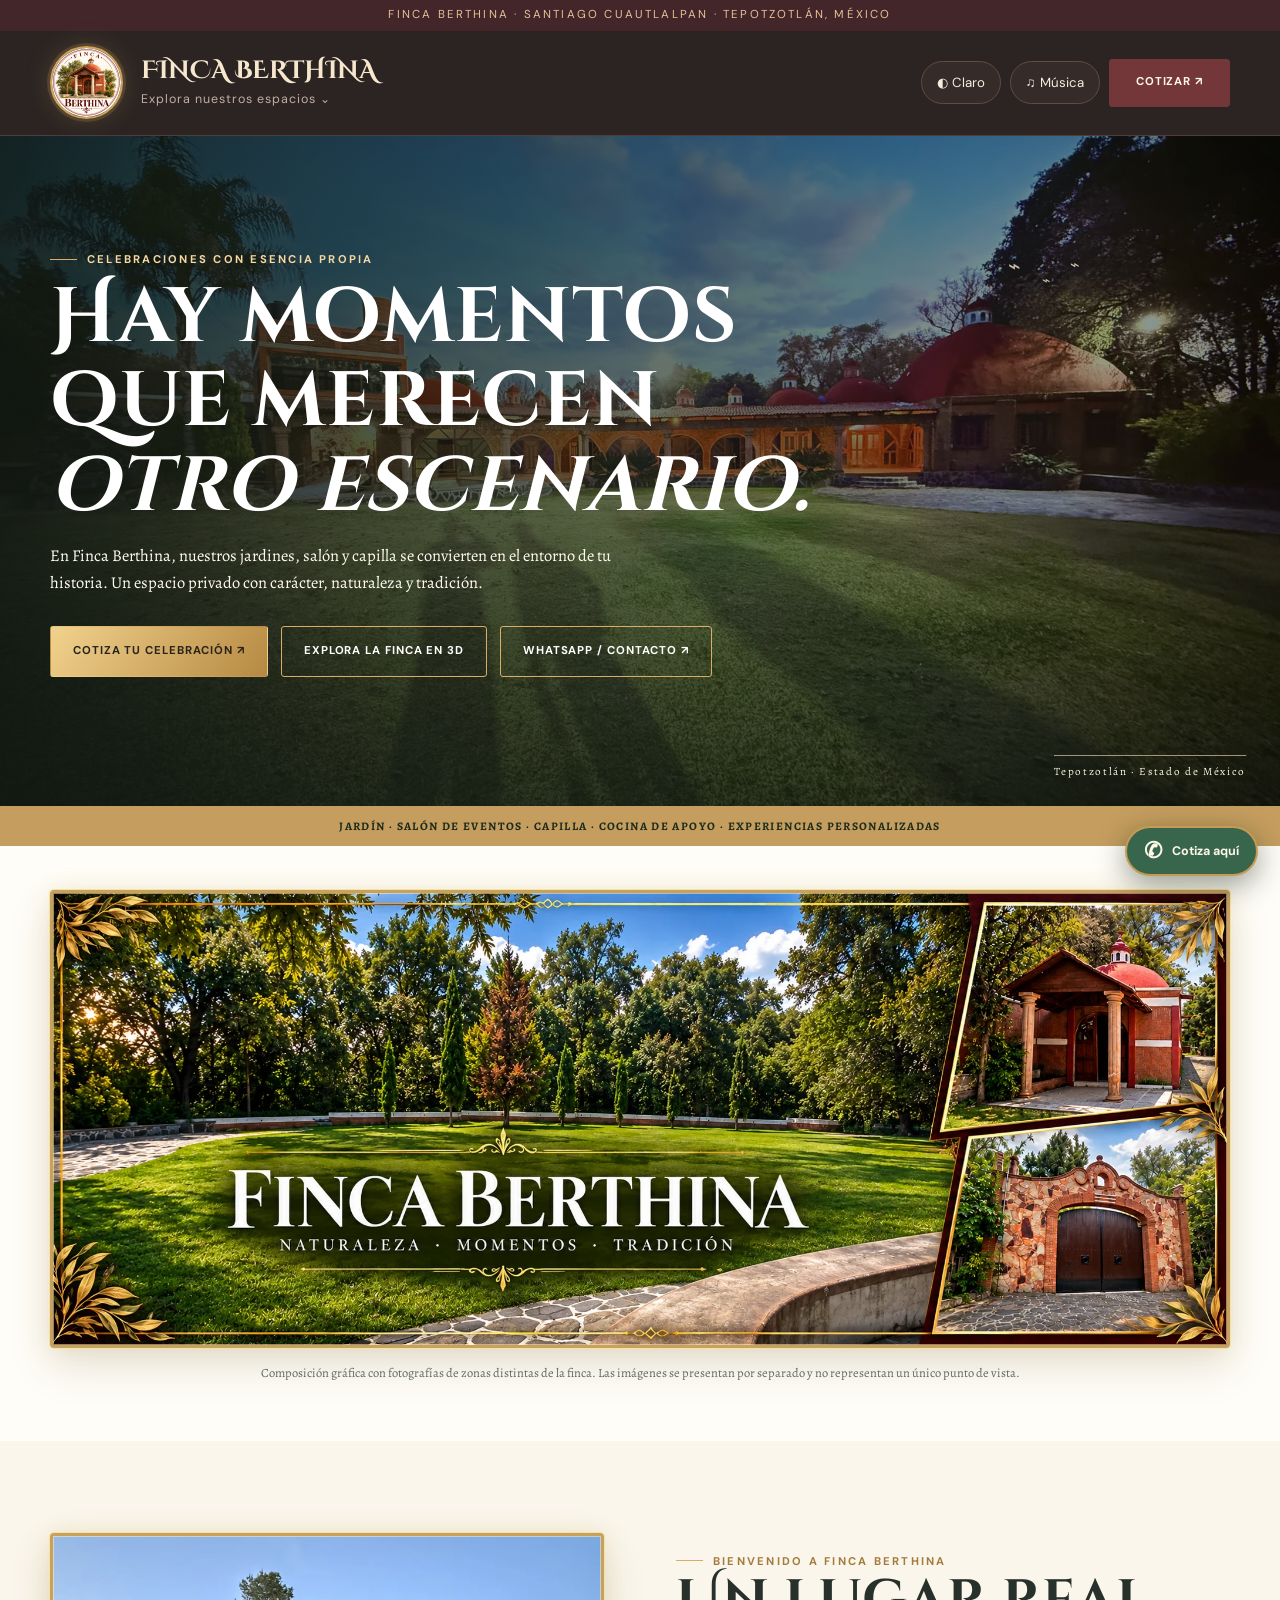
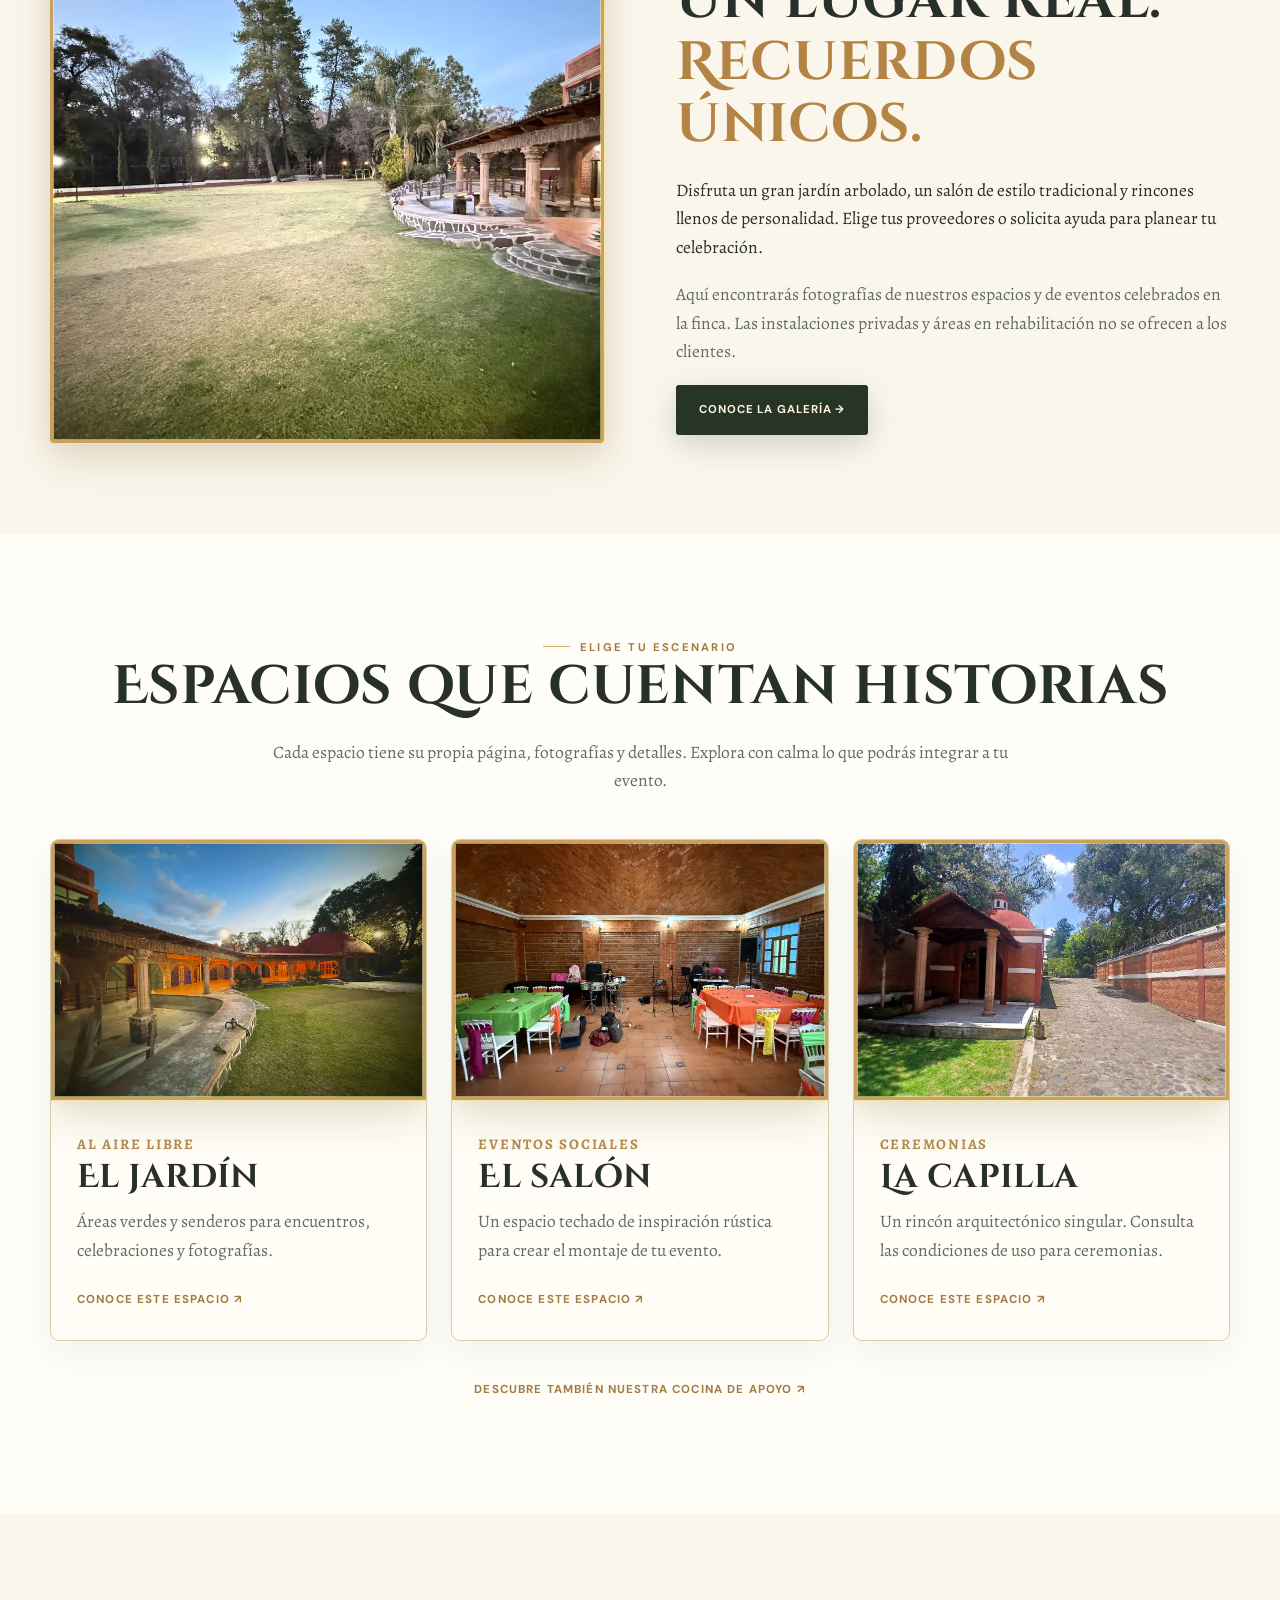
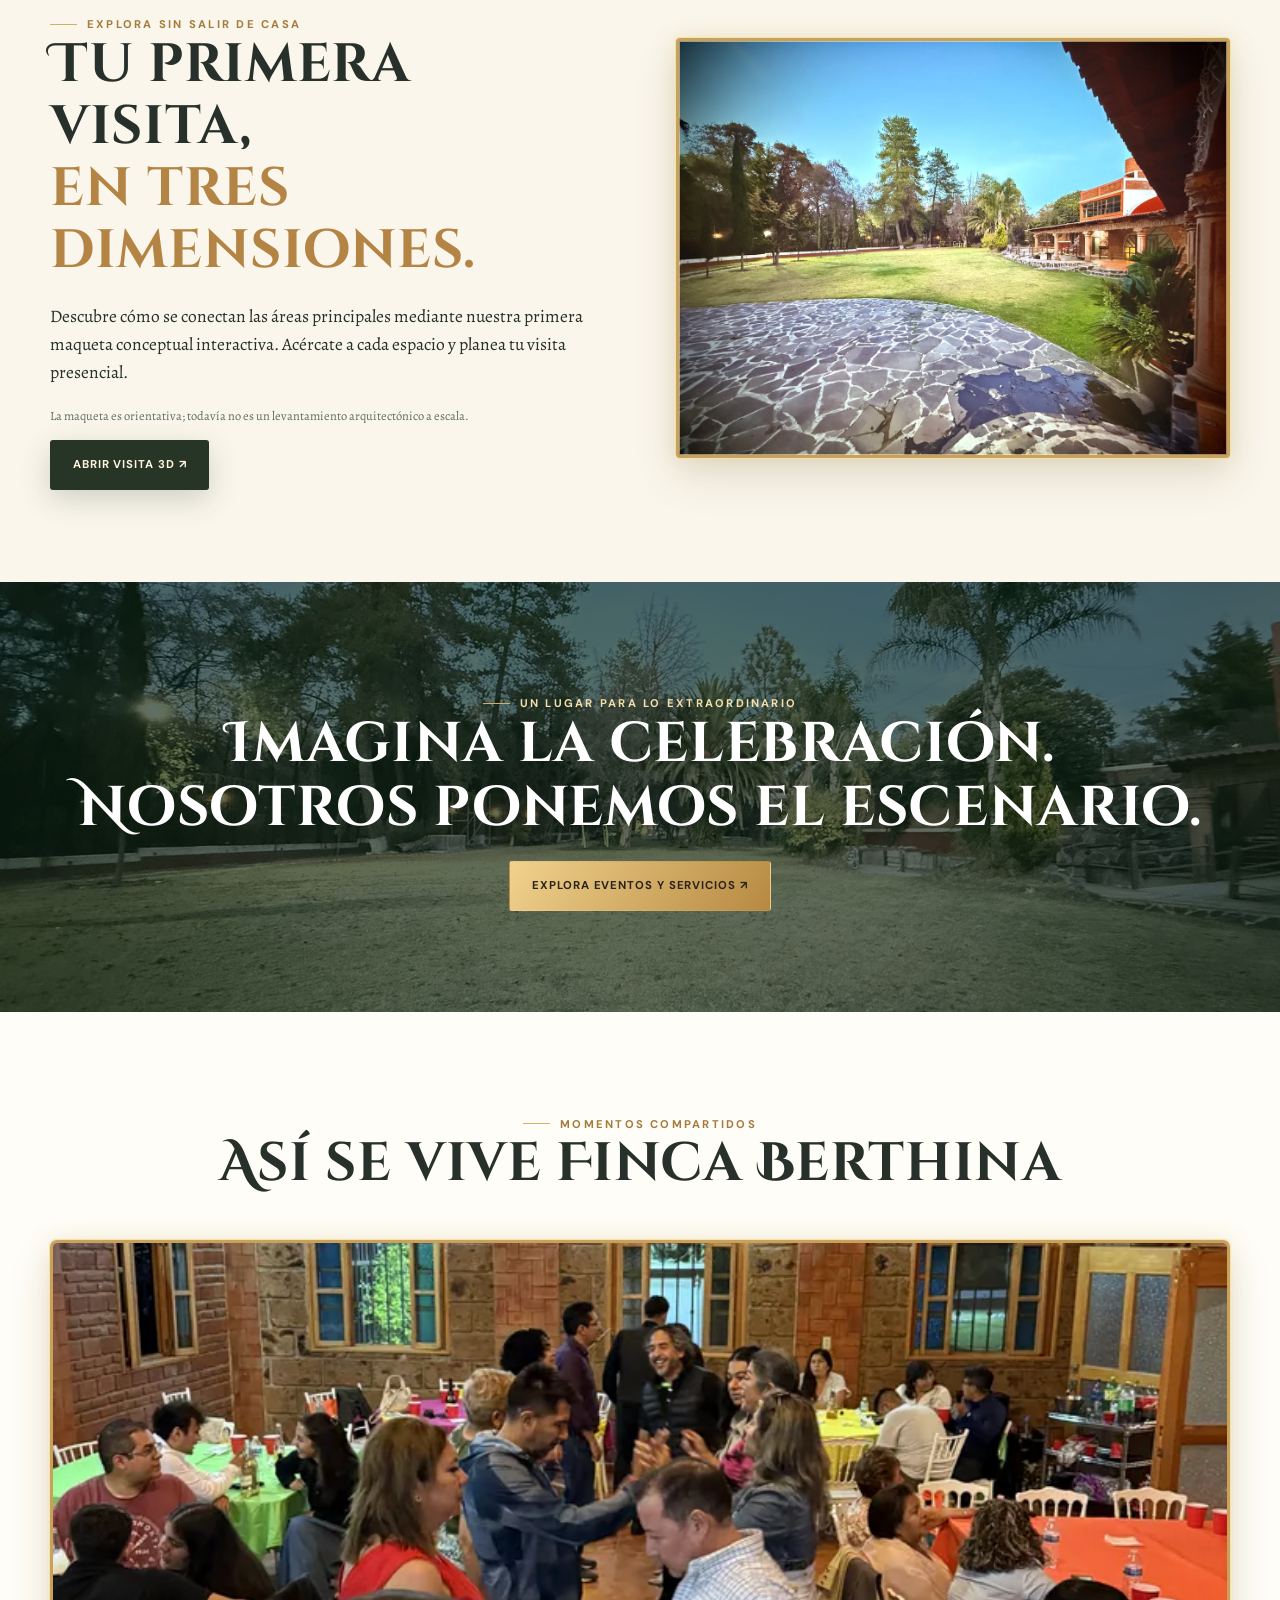
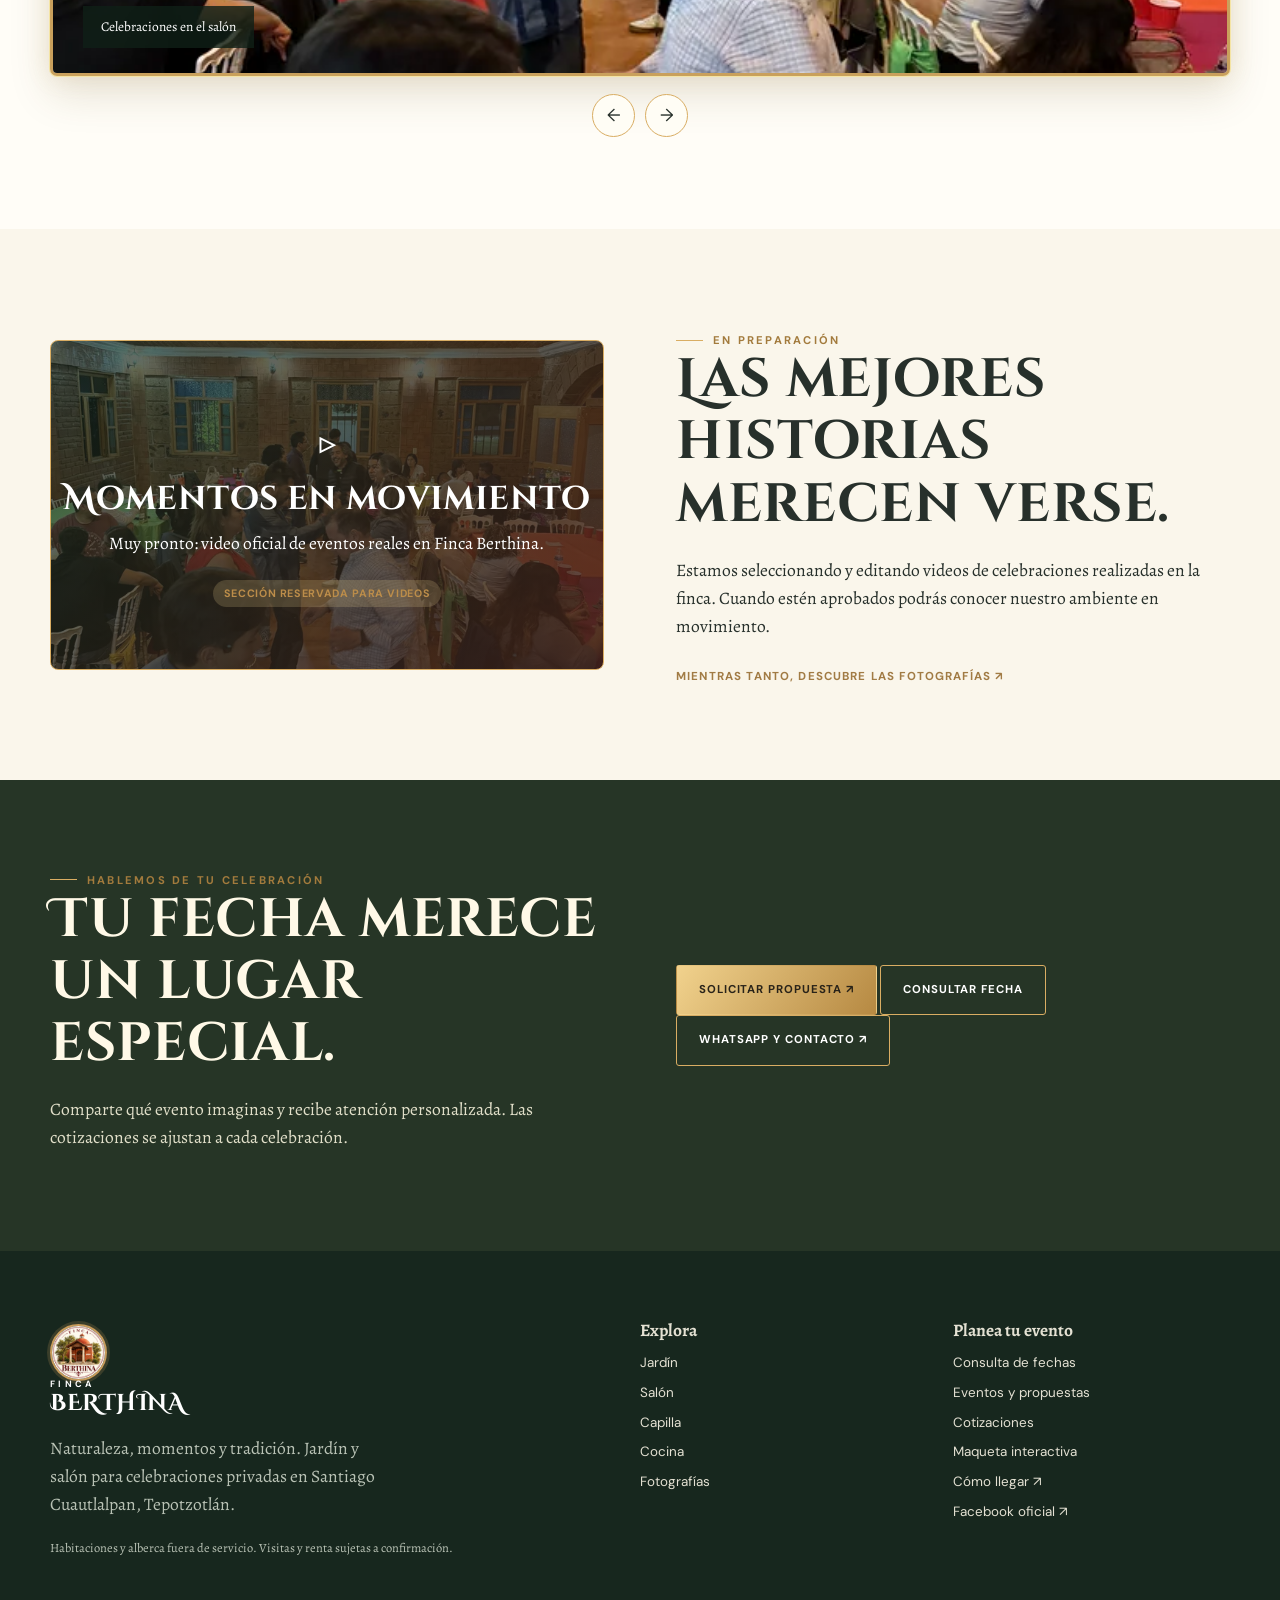
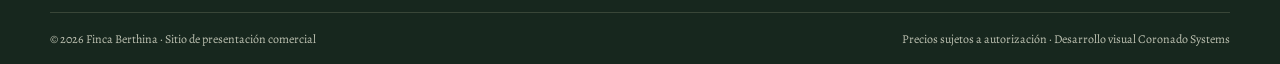
<file: index.html>
<!doctype html><html lang="es-MX"><head><meta charset="utf-8"><meta name="viewport" content="width=device-width,initial-scale=1"><meta name="theme-color" content="#263526"><meta name="description" content="Finca Berthina: celebra bodas, cumpleaños y eventos privados en un jardín y salón con capilla en Tepotzotlán. Consulta espacios y solicita cotización."><title>Jardín y salón para eventos en Tepotzotlán | Finca Berthina</title><link rel="canonical" href="https://emc-lab.github.io/Finca_Berthina_Barrera/"><link rel="icon" href="./assets/img/logo.webp"><meta property="og:title" content="Jardín y salón para eventos en Tepotzotlán | Finca Berthina"><meta property="og:description" content="Finca Berthina: celebra bodas, cumpleaños y eventos privados en un jardín y salón con capilla en Tepotzotlán. Consulta espacios y solicita cotización."><meta property="og:image" content="https://emc-lab.github.io/Finca_Berthina_Barrera/assets/img/brand_cover.webp"><meta property="og:type" content="website"><link rel="stylesheet" href="./assets/css/site.css"><script type="application/ld+json">{"@context": "https://schema.org", "@type": "EventVenue", "name": "Finca Berthina", "description": "Jardín y salón de eventos en Santiago Cuautlalpan, Tepotzotlán, México.", "address": {"@type": "PostalAddress", "streetAddress": "El Haz del Huarache, Manzana 029", "addressLocality": "Santiago Cuautlalpan", "addressRegion": "Estado de México", "postalCode": "54650", "addressCountry": "MX"}, "url": "https://emc-lab.github.io/Finca_Berthina_Barrera/", "sameAs": ["https://www.facebook.com/profile.php?id=61595462096729", "https://maps.app.goo.gl/VbFBidqk3ptWAajp6"]}</script></head><body data-root="." data-page="inicio"><a href="#contenido" style="position:absolute;left:-9999px" onfocus="this.style.left='10px'">Saltar al contenido</a><div class="topbar">FINCA BERTHINA · SANTIAGO CUAUTLALPAN · TEPOTZOTLÁN, MÉXICO</div>
 <header class="site-header"><div class="container nav-wrap">
 <button type="button" class="brand brand-trigger" id="megaMenuTrigger" aria-label="Explorar menú de Finca Berthina" aria-controls="megaMenu" aria-expanded="false"><img src="./assets/img/logo.webp" alt="Emblema de Finca Berthina con la capilla"><span class="brand-label"><span class="brand-name">FINCA BERTHINA</span><small>Explora nuestros espacios <span aria-hidden="true">⌄</span></small></span></button>
 <div class="nav-actions"><button type="button" id="themeToggle" class="header-tool" aria-label="Cambiar modo claro u oscuro" title="Cambiar tema y activar música">◐ <span class="theme-word">Claro</span></button><button type="button" id="musicToggle" class="header-tool" aria-label="Reproducir o pausar música">♫ <span>Música</span></button><a class="btn header-quote" href="./cotizar/">COTIZAR ↗</a></div></div>
 <nav class="mega-menu" id="megaMenu" aria-label="Menú principal de Finca Berthina" hidden><div class="container"><div class="mega-title"><span class="eyebrow">TU EXPERIENCIA COMIENZA AQUÍ</span><button class="mega-close" id="megaMenuClose" type="button" aria-label="Cerrar menú">×</button></div><div class="mega-grid"><a class="mega-tile" href="./espacios/"><span class="tile-icon" aria-hidden="true">✦</span><span><strong>Espacios</strong><small>Jardín, salón, capilla y cocina</small></span><span class="tile-arr" aria-hidden="true">↗</span></a><a class="mega-tile" href="./experiencias/"><span class="tile-icon" aria-hidden="true">♡</span><span><strong>Eventos</strong><small>Ideas para tus celebraciones</small></span><span class="tile-arr" aria-hidden="true">↗</span></a><a class="mega-tile" href="./galeria/"><span class="tile-icon" aria-hidden="true">▤</span><span><strong>Galería</strong><small>Fotografías reales</small></span><span class="tile-arr" aria-hidden="true">↗</span></a><a class="mega-tile" href="./visita-3d/"><span class="tile-icon" aria-hidden="true">⌖</span><span><strong>Recorrido 3D</strong><small>Maqueta interactiva conceptual</small></span><span class="tile-arr" aria-hidden="true">↗</span></a><a class="mega-tile" href="./disponibilidad/"><span class="tile-icon" aria-hidden="true">▦</span><span><strong>Fechas</strong><small>Consulta el calendario</small></span><span class="tile-arr" aria-hidden="true">↗</span></a><a class="mega-tile" href="./cotizar/"><span class="tile-icon" aria-hidden="true">✉</span><span><strong>Cotizar</strong><small>Solicitar una propuesta</small></span><span class="tile-arr" aria-hidden="true">↗</span></a><a class="mega-tile" href="./ubicacion/"><span class="tile-icon" aria-hidden="true">↗</span><span><strong>Cómo llegar</strong><small>Calcula tu ruta desde casa</small></span><span class="tile-arr" aria-hidden="true">↗</span></a><a class="mega-tile" href="./"><span class="tile-icon" aria-hidden="true">❧</span><span><strong>La finca</strong><small>Conoce nuestra esencia</small></span><span class="tile-arr" aria-hidden="true">↗</span></a></div><div class="mega-contact"><span>¿Planeas un evento? Te ayudamos a elegir el espacio adecuado.</span><a href="./contacto/">Contactar / WhatsApp <span aria-hidden="true">↗</span></a></div></div></nav></header><main id="contenido"><section class="hero"><img src="./assets/img/hero.webp" alt="Jardín y arquitectura original de Finca Berthina al atardecer" fetchpriority="high"><div class="birds" aria-hidden="true"><span class="bird">⌁</span><span class="bird">⌁</span><span class="bird">⌁</span></div><div class="container hero-content"><span class="eyebrow">Celebraciones con esencia propia</span><h1>Hay momentos<br>que merecen<br><i>otro escenario.</i></h1><p>En Finca Berthina, nuestros jardines, salón y capilla se convierten en el entorno de tu historia. Un espacio privado con carácter, naturaleza y tradición.</p><div class="hero-buttons"><a href="./cotizar/" class="btn btn-gold">Cotiza tu celebración ↗</a><a href="./visita-3d/" class="btn btn-outline" style="color:#fff">Explora la finca en 3D</a><a href="./contacto/" class="btn btn-outline" style="color:#fff">WhatsApp / contacto ↗</a></div></div><div class="hero-frames">Tepotzotlán · Estado de México</div></section>
<section class="marquee">JARDÍN · SALÓN DE EVENTOS · CAPILLA · COCINA DE APOYO · EXPERIENCIAS PERSONALIZADAS</section>
<section class="section tinted" style="padding:44px 0"><div class="container"><div class="photo gold"><img src="./assets/img/brand_cover.webp" loading="lazy" alt="Portada editorial Finca Berthina: composición de fotografías del jardín, la capilla y el portón con tipografía blanca"></div><p class="tiny center muted" style="margin-top:15px">Composición gráfica con fotografías de zonas distintas de la finca. Las imágenes se presentan por separado y no representan un único punto de vista.</p></div></section>
<section class="section"><div class="container two-col"><div class="photo gold" style="height:510px"><img loading="lazy" src="./assets/img/garden_day.webp" alt="Jardín central con árboles y andadores"></div><div><span class="eyebrow">Bienvenido a Finca Berthina</span><h2>Un lugar real.<br><span class="highlight">Recuerdos únicos.</span></h2><p>Disfruta un gran jardín arbolado, un salón de estilo tradicional y rincones llenos de personalidad. Elige tus proveedores o solicita ayuda para planear tu celebración.</p><p class="muted">Aquí encontrarás fotografías de nuestros espacios y de eventos celebrados en la finca. Las instalaciones privadas y áreas en rehabilitación no se ofrecen a los clientes.</p><a class="btn btn-primary" href="./galeria/">Conoce la galería →</a></div></div></section>
<section class="section tinted"><div class="container"><div class="section-intro center"><span class="eyebrow">Elige tu escenario</span><h2>Espacios que cuentan historias</h2><p class="muted width-narrow">Cada espacio tiene su propia página, fotografías y detalles. Explora con calma lo que podrás integrar a tu evento.</p></div><div class="card-grid"><article class="card"><div class="photo gold" style=""><img loading="lazy" src="./assets/img/garden_evening.webp" alt="El jardín"></div><div class="card-body"><small>Al aire libre</small><h3>El jardín</h3><p>Áreas verdes y senderos para encuentros, celebraciones y fotografías.</p><a href="./espacios/jardin/" class="text-link">Conoce este espacio ↗</a></div></article><article class="card"><div class="photo gold" style=""><img loading="lazy" src="./assets/img/salon_empty2.webp" alt="El salón"></div><div class="card-body"><small>Eventos sociales</small><h3>El salón</h3><p>Un espacio techado de inspiración rústica para crear el montaje de tu evento.</p><a href="./espacios/salon/" class="text-link">Conoce este espacio ↗</a></div></article><article class="card"><div class="photo gold" style=""><img loading="lazy" src="./assets/img/chapel_out.webp" alt="La capilla"></div><div class="card-body"><small>Ceremonias</small><h3>La capilla</h3><p>Un rincón arquitectónico singular. Consulta las condiciones de uso para ceremonias.</p><a href="./espacios/capilla/" class="text-link">Conoce este espacio ↗</a></div></article></div><p class="center" style="margin-top:32px"><a href="./espacios/cocina/" class="text-link">Descubre también nuestra cocina de apoyo ↗</a></p></div></section>
<section class="section"><div class="container two-col"><div><span class="eyebrow">Explora sin salir de casa</span><h2>Tu primera visita,<br><span class="highlight">en tres dimensiones.</span></h2><p>Descubre cómo se conectan las áreas principales mediante nuestra primera maqueta conceptual interactiva. Acércate a cada espacio y planea tu visita presencial.</p><p class="tiny muted">La maqueta es orientativa; todavía no es un levantamiento arquitectónico a escala.</p><a href="./visita-3d/" class="btn btn-primary">Abrir visita 3D ↗</a></div><div class="photo gold" style="height:420px"><img loading="lazy" src="./assets/img/garden_path.webp" alt="Senderos reales y jardines"></div></div></section>
<section class="banner-photo" style="background-image:url('./assets/img/garden_night.webp')"><div class="container"><span class="eyebrow" style="color:#f5dfaa">Un lugar para lo extraordinario</span><h2>Imagina la celebración.<br>Nosotros ponemos el escenario.</h2><a href="./experiencias/" class="btn btn-gold">Explora eventos y servicios ↗</a></div></section>
<section class="section tinted"><div class="container"><div class="section-intro center"><span class="eyebrow">Momentos compartidos</span><h2>Así se vive Finca Berthina</h2></div><div class="carousel" data-carousel><div class="carousel-track"><div class="carousel-slide"><img src="./assets/img/salon_party.webp" alt="Celebraciones en el salón"><span>Celebraciones en el salón</span></div><div class="carousel-slide"><img src="./assets/img/garden_evening.webp" alt="Atardecer en el jardín"><span>Atardecer en el jardín</span></div><div class="carousel-slide"><img src="./assets/img/salon_arcade.webp" alt="Corredores tradicionales"><span>Corredores tradicionales</span></div><div class="carousel-slide"><img src="./assets/img/salon_party2.webp" alt="Eventos con familiares y amigos"><span>Eventos con familiares y amigos</span></div><div class="carousel-slide"><img src="./assets/img/chapel_out.webp" alt="La capilla de la entrada"><span>La capilla de la entrada</span></div></div></div><div class="carousel-controls"><button data-prev aria-label="Foto anterior">←</button><button data-next aria-label="Foto siguiente">→</button></div></div></section>
<section class="section"><div class="container two-col"><div class="video-future"><div><div style="font-size:3rem">▷</div><h3>Momentos en movimiento</h3><p>Muy pronto: video oficial de eventos reales en Finca Berthina.</p><span class="badge">Sección reservada para videos</span></div></div><div><span class="eyebrow">En preparación</span><h2>Las mejores historias merecen verse.</h2><p>Estamos seleccionando y editando videos de celebraciones realizadas en la finca. Cuando estén aprobados podrás conocer nuestro ambiente en movimiento.</p><a class="text-link" href="./galeria/">Mientras tanto, descubre las fotografías ↗</a></div></div></section></main><section class="section-cta"><div class="container two-col"><div><span class="eyebrow">Hablemos de tu celebración</span><h2>Tu fecha merece un lugar especial.</h2><p>Comparte qué evento imaginas y recibe atención personalizada. Las cotizaciones se ajustan a cada celebración.</p></div><div><a href="./cotizar/" class="btn btn-gold">Solicitar propuesta ↗</a> <a href="./disponibilidad/" class="btn btn-outline" style="color:#fff">Consultar fecha</a> <a class="btn btn-outline" href="./contacto/" style="color:#fff">WhatsApp y contacto ↗</a></div></div></section>
 <footer class="site-footer"><div class="container"><div class="footer-columns"><div><a class="brand" href="./"><img src="./assets/img/logo.webp" alt="Finca Berthina"><div class="brand-text" style="color:#fff"><small>FINCA</small>BERTHINA</div></a><p class="muted" style="max-width:330px;margin-top:20px">Naturaleza, momentos y tradición. Jardín y salón para celebraciones privadas en Santiago Cuautlalpan, Tepotzotlán.</p><p class="tiny muted">Habitaciones y alberca fuera de servicio. Visitas y renta sujetas a confirmación.</p></div><div><strong>Explora</strong><a href="./espacios/jardin/">Jardín</a><a href="./espacios/salon/">Salón</a><a href="./espacios/capilla/">Capilla</a><a href="./espacios/cocina/">Cocina</a><a href="./galeria/">Fotografías</a></div><div><strong>Planea tu evento</strong><a href="./disponibilidad/">Consulta de fechas</a><a href="./experiencias/">Eventos y propuestas</a><a href="./cotizar/">Cotizaciones</a><a href="./visita-3d/">Maqueta interactiva</a><a href="https://maps.app.goo.gl/VbFBidqk3ptWAajp6" target="_blank" rel="noopener">Cómo llegar ↗</a><a href="https://www.facebook.com/profile.php?id=61595462096729" target="_blank" rel="noopener">Facebook oficial ↗</a></div></div><div class="footer-bottom"><span>© 2026 Finca Berthina · Sitio de presentación comercial</span><span>Precios sujetos a autorización · Desarrollo visual Coronado Systems</span></div></div></footer><div id="lightbox" class="lightbox" role="dialog" aria-label="Fotografía ampliada"><button type="button" aria-label="Cerrar imagen">×</button><img alt="Fotografía ampliada de la finca"></div><a class="contact-float" href="./contacto/" aria-label="Consultar por WhatsApp o Messenger"><span aria-hidden="true">✆</span><span class="contact-float-text">Cotiza aquí</span></a><script defer src="./assets/js/site.js"></script></body></html>
</file>
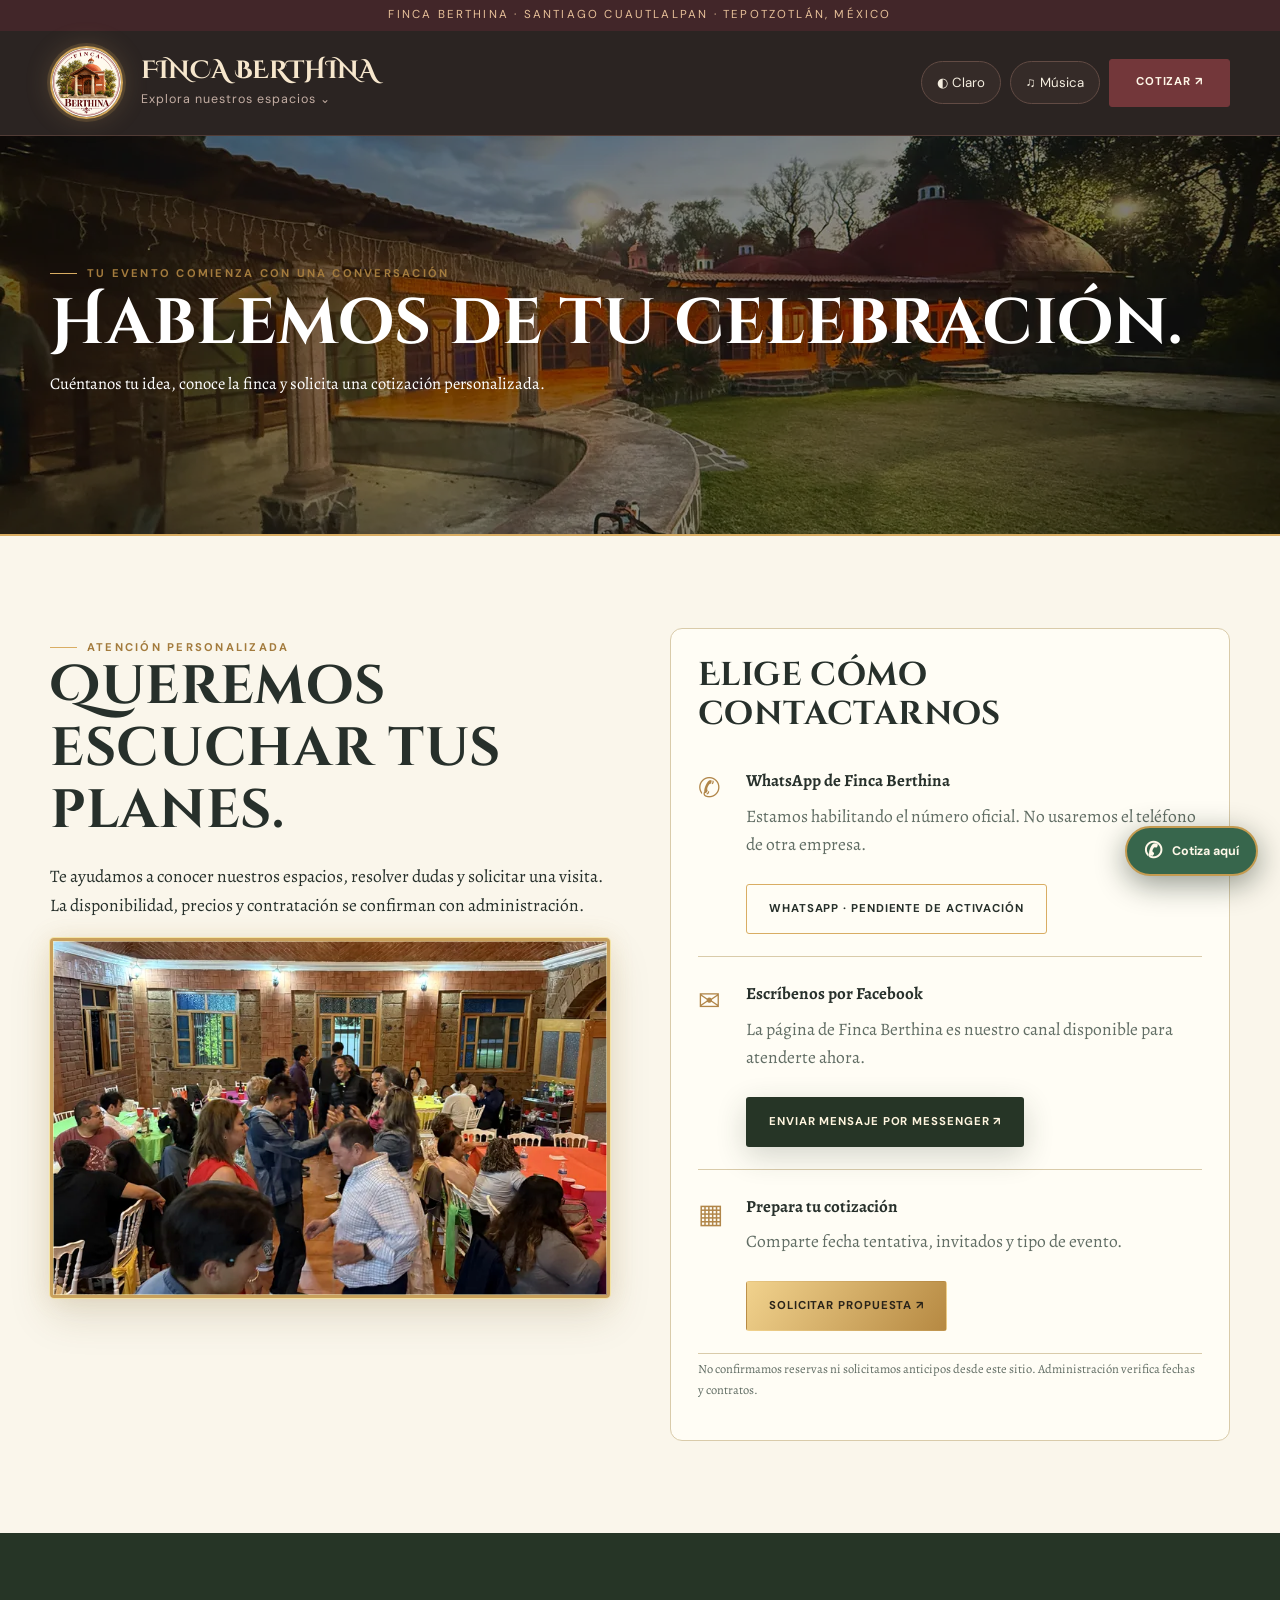
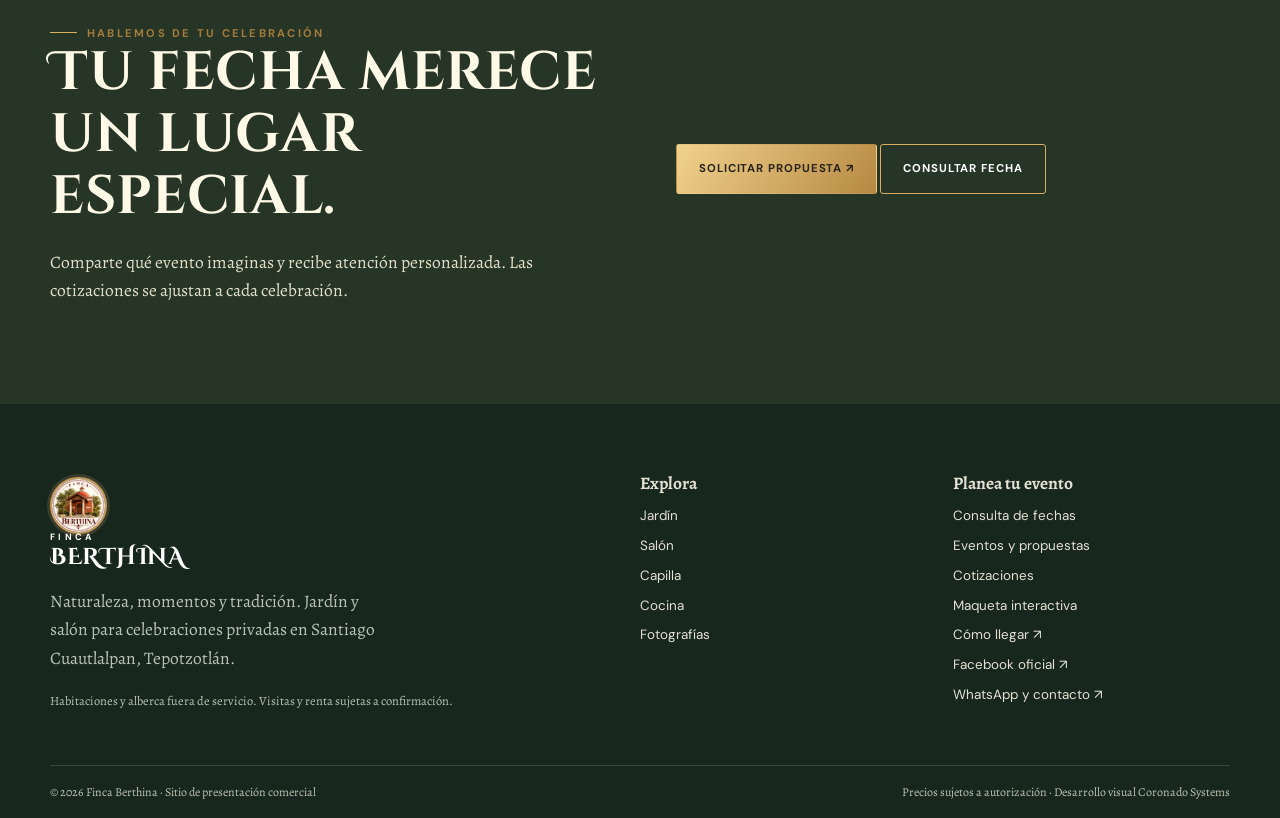
<file: contacto/index.html>
<!doctype html><html lang="es-MX"><head><meta charset="utf-8"><meta name="viewport" content="width=device-width,initial-scale=1"><meta name="theme-color" content="#263526"><meta name="description" content="Contacta a Finca Berthina por Facebook y próximamente WhatsApp. Solicita propuestas de eventos en Tepotzotlán."><title>Contacto y WhatsApp | Finca Berthina</title><link rel="canonical" href="https://emc-lab.github.io/Finca_Berthina_Barrera/contacto/"><link rel="icon" href="../assets/img/logo.webp"><meta property="og:title" content="Contacto y WhatsApp | Finca Berthina"><meta property="og:description" content="Contacta a Finca Berthina por Facebook y próximamente WhatsApp. Solicita propuestas de eventos en Tepotzotlán."><meta property="og:image" content="https://emc-lab.github.io/Finca_Berthina_Barrera/assets/img/brand_cover.webp"><meta property="og:type" content="website"><link rel="stylesheet" href="../assets/css/site.css"><script type="application/ld+json">{"@context": "https://schema.org", "@type": "EventVenue", "name": "Finca Berthina", "description": "Jardín y salón de eventos en Santiago Cuautlalpan, Tepotzotlán, México.", "address": {"@type": "PostalAddress", "streetAddress": "El Haz del Huarache, Manzana 029", "addressLocality": "Santiago Cuautlalpan", "addressRegion": "Estado de México", "postalCode": "54650", "addressCountry": "MX"}, "url": "https://emc-lab.github.io/Finca_Berthina_Barrera/", "sameAs": ["https://www.facebook.com/profile.php?id=61595462096729", "https://maps.app.goo.gl/VbFBidqk3ptWAajp6"]}</script></head><body data-root=".." data-page="contacto"><a href="#contenido" style="position:absolute;left:-9999px" onfocus="this.style.left='10px'">Saltar al contenido</a><div class="topbar">FINCA BERTHINA · SANTIAGO CUAUTLALPAN · TEPOTZOTLÁN, MÉXICO</div>
 <header class="site-header"><div class="container nav-wrap">
 <button type="button" class="brand brand-trigger" id="megaMenuTrigger" aria-label="Explorar menú de Finca Berthina" aria-controls="megaMenu" aria-expanded="false"><img src="../assets/img/logo.webp" alt="Emblema de Finca Berthina con la capilla"><span class="brand-label"><span class="brand-name">FINCA BERTHINA</span><small>Explora nuestros espacios <span aria-hidden="true">⌄</span></small></span></button>
 <div class="nav-actions"><button type="button" id="themeToggle" class="header-tool" aria-label="Cambiar modo claro u oscuro" title="Cambiar tema y activar música">◐ <span class="theme-word">Claro</span></button><button type="button" id="musicToggle" class="header-tool" aria-label="Reproducir o pausar música">♫ <span>Música</span></button><a class="btn header-quote" href="../cotizar/">COTIZAR ↗</a></div></div>
 <nav class="mega-menu" id="megaMenu" aria-label="Menú principal de Finca Berthina" hidden><div class="container"><div class="mega-title"><span class="eyebrow">TU EXPERIENCIA COMIENZA AQUÍ</span><button class="mega-close" id="megaMenuClose" type="button" aria-label="Cerrar menú">×</button></div><div class="mega-grid"><a class="mega-tile" href="../espacios/"><span class="tile-icon" aria-hidden="true">✦</span><span><strong>Espacios</strong><small>Jardín, salón, capilla y cocina</small></span><span class="tile-arr" aria-hidden="true">↗</span></a><a class="mega-tile" href="../experiencias/"><span class="tile-icon" aria-hidden="true">♡</span><span><strong>Eventos</strong><small>Ideas para tus celebraciones</small></span><span class="tile-arr" aria-hidden="true">↗</span></a><a class="mega-tile" href="../galeria/"><span class="tile-icon" aria-hidden="true">▤</span><span><strong>Galería</strong><small>Fotografías reales</small></span><span class="tile-arr" aria-hidden="true">↗</span></a><a class="mega-tile" href="../visita-3d/"><span class="tile-icon" aria-hidden="true">⌖</span><span><strong>Recorrido 3D</strong><small>Maqueta interactiva conceptual</small></span><span class="tile-arr" aria-hidden="true">↗</span></a><a class="mega-tile" href="../disponibilidad/"><span class="tile-icon" aria-hidden="true">▦</span><span><strong>Fechas</strong><small>Consulta el calendario</small></span><span class="tile-arr" aria-hidden="true">↗</span></a><a class="mega-tile" href="../cotizar/"><span class="tile-icon" aria-hidden="true">✉</span><span><strong>Cotizar</strong><small>Solicitar una propuesta</small></span><span class="tile-arr" aria-hidden="true">↗</span></a><a class="mega-tile" href="../ubicacion/"><span class="tile-icon" aria-hidden="true">↗</span><span><strong>Cómo llegar</strong><small>Calcula tu ruta desde casa</small></span><span class="tile-arr" aria-hidden="true">↗</span></a><a class="mega-tile" href="../"><span class="tile-icon" aria-hidden="true">❧</span><span><strong>La finca</strong><small>Conoce nuestra esencia</small></span><span class="tile-arr" aria-hidden="true">↗</span></a></div><div class="mega-contact"><span>¿Planeas un evento? Te ayudamos a elegir el espacio adecuado.</span><a href="../contacto/">Contactar / WhatsApp <span aria-hidden="true">↗</span></a></div></div></nav></header><main id="contenido"><section class="interior-hero"><img src="../assets/img/garden_evening.webp" alt="Vista del jardín de Finca Berthina"><div class="container"><span class="eyebrow">Tu evento comienza con una conversación</span><h1>Hablemos de tu celebración.</h1><p>Cuéntanos tu idea, conoce la finca y solicita una cotización personalizada.</p></div></section>
<section class="section"><div class="container contact-layout"><div><span class="eyebrow">ATENCIÓN PERSONALIZADA</span><h2>Queremos escuchar tus planes.</h2><p>Te ayudamos a conocer nuestros espacios, resolver dudas y solicitar una visita. La disponibilidad, precios y contratación se confirman con administración.</p><div class="photo gold" style="height:360px"><img src="../assets/img/salon_party.webp" loading="lazy" alt="Evento celebrado en Finca Berthina"></div></div><div class="contact-channels"><h3>Elige cómo contactarnos</h3><div class="contact-method"><span class="contact-method-icon">✆</span><div><strong>WhatsApp de Finca Berthina</strong><p class="muted">Estamos habilitando el número oficial. No usaremos el teléfono de otra empresa.</p><button type="button" class="btn btn-outline" data-whatsapp="Hola, quisiera cotizar un evento en Finca Berthina." data-wa-label="Consultar por WhatsApp">WhatsApp · pendiente de activación</button></div></div><div class="contact-method"><span class="contact-method-icon">✉</span><div><strong>Escríbenos por Facebook</strong><p class="muted">La página de Finca Berthina es nuestro canal disponible para atenderte ahora.</p><a class="btn btn-primary" target="_blank" rel="noopener noreferrer" href="https://m.me/61595462096729">Enviar mensaje por Messenger ↗</a></div></div><div class="contact-method"><span class="contact-method-icon">▦</span><div><strong>Prepara tu cotización</strong><p class="muted">Comparte fecha tentativa, invitados y tipo de evento.</p><a class="btn btn-gold" href="../cotizar/">Solicitar propuesta ↗</a></div></div><p class="tiny muted">No confirmamos reservas ni solicitamos anticipos desde este sitio. Administración verifica fechas y contratos.</p></div></div></section></main><section class="section-cta"><div class="container two-col"><div><span class="eyebrow">Hablemos de tu celebración</span><h2>Tu fecha merece un lugar especial.</h2><p>Comparte qué evento imaginas y recibe atención personalizada. Las cotizaciones se ajustan a cada celebración.</p></div><div><a href="../cotizar/" class="btn btn-gold">Solicitar propuesta ↗</a> <a href="../disponibilidad/" class="btn btn-outline" style="color:#fff">Consultar fecha</a></div></div></section>
 <footer class="site-footer"><div class="container"><div class="footer-columns"><div><a class="brand" href="../"><img src="../assets/img/logo.webp" alt="Finca Berthina"><div class="brand-text" style="color:#fff"><small>FINCA</small>BERTHINA</div></a><p class="muted" style="max-width:330px;margin-top:20px">Naturaleza, momentos y tradición. Jardín y salón para celebraciones privadas en Santiago Cuautlalpan, Tepotzotlán.</p><p class="tiny muted">Habitaciones y alberca fuera de servicio. Visitas y renta sujetas a confirmación.</p></div><div><strong>Explora</strong><a href="../espacios/jardin/">Jardín</a><a href="../espacios/salon/">Salón</a><a href="../espacios/capilla/">Capilla</a><a href="../espacios/cocina/">Cocina</a><a href="../galeria/">Fotografías</a></div><div><strong>Planea tu evento</strong><a href="../disponibilidad/">Consulta de fechas</a><a href="../experiencias/">Eventos y propuestas</a><a href="../cotizar/">Cotizaciones</a><a href="../visita-3d/">Maqueta interactiva</a><a href="https://maps.app.goo.gl/VbFBidqk3ptWAajp6" target="_blank" rel="noopener">Cómo llegar ↗</a><a href="https://www.facebook.com/profile.php?id=61595462096729" target="_blank" rel="noopener">Facebook oficial ↗</a><a href="../contacto/">WhatsApp y contacto ↗</a></div></div><div class="footer-bottom"><span>© 2026 Finca Berthina · Sitio de presentación comercial</span><span>Precios sujetos a autorización · Desarrollo visual Coronado Systems</span></div></div></footer><div id="lightbox" class="lightbox" role="dialog" aria-label="Fotografía ampliada"><button type="button" aria-label="Cerrar imagen">×</button><img alt="Fotografía ampliada de la finca"></div><a class="contact-float" href="../contacto/" aria-label="Consultar por WhatsApp o Messenger"><span aria-hidden="true">✆</span><span class="contact-float-text">Cotiza aquí</span></a><script defer src="../assets/js/site.js"></script></body></html>
</file>
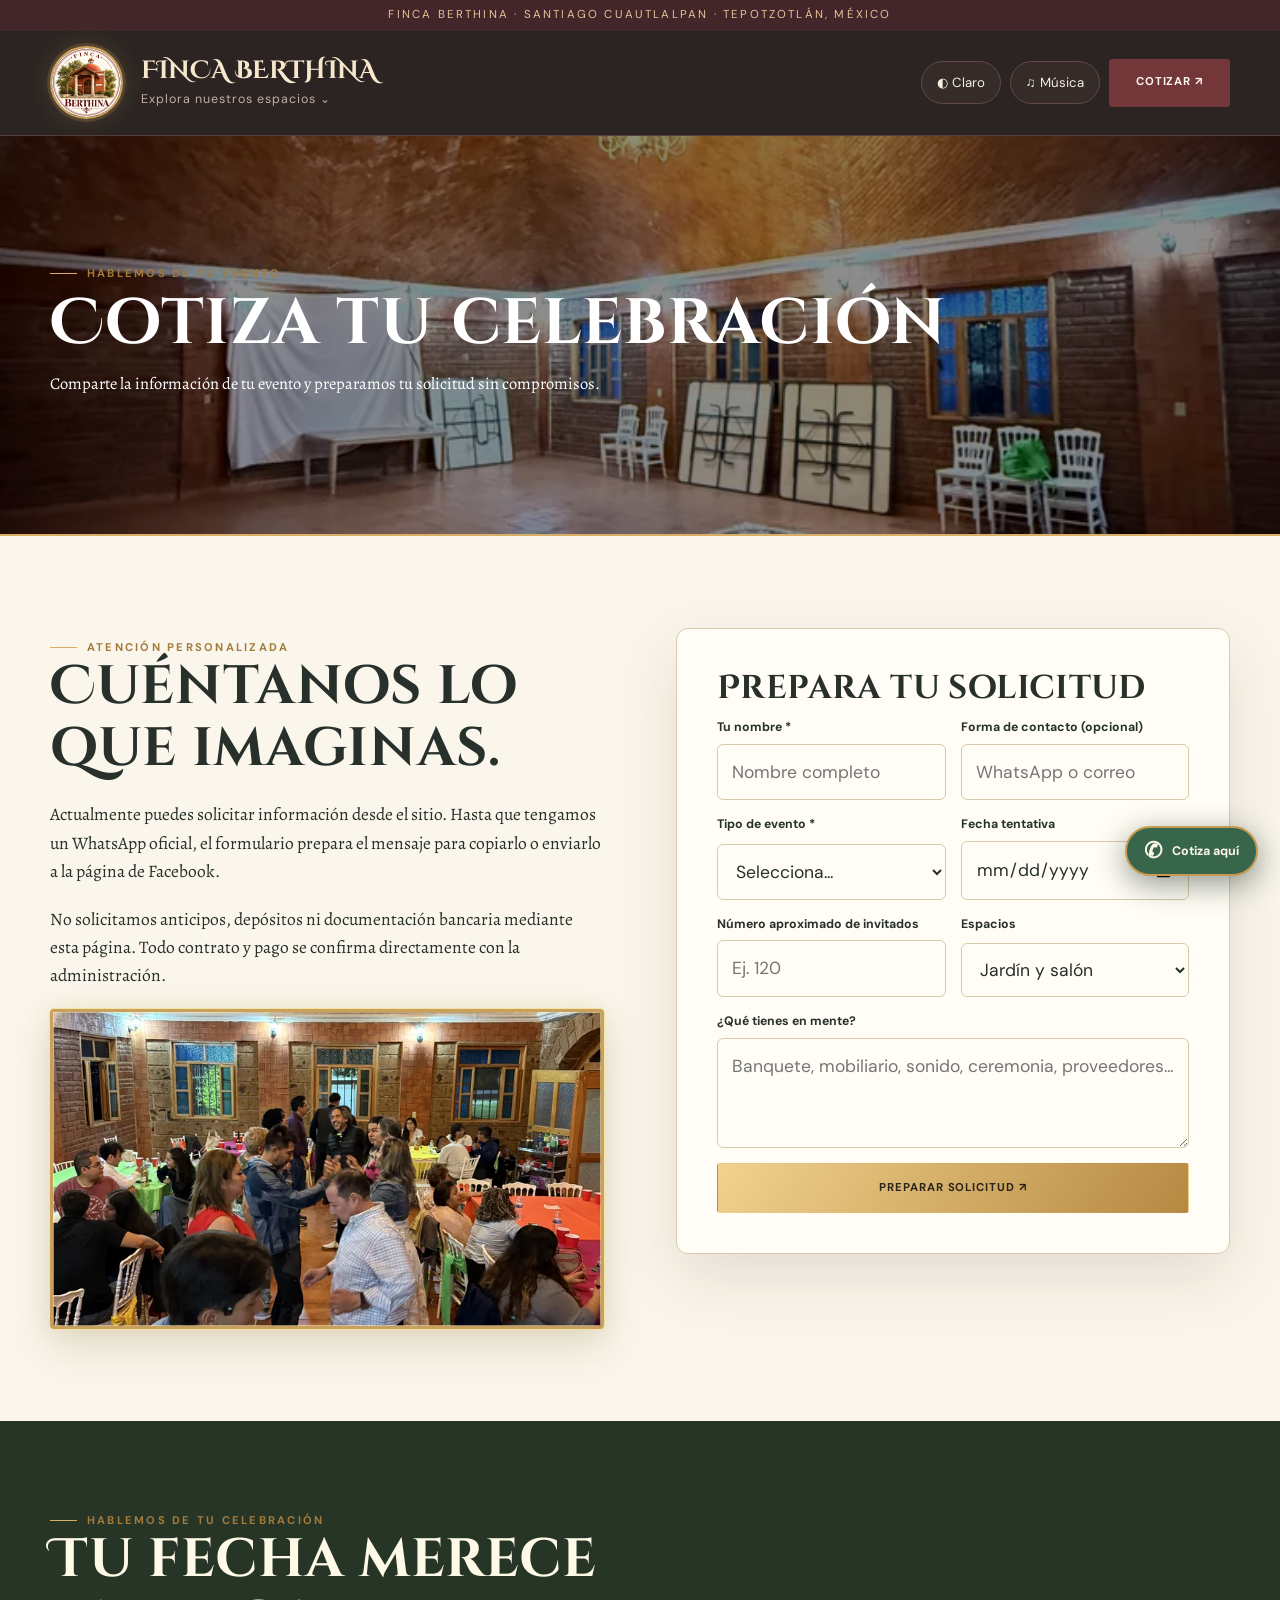
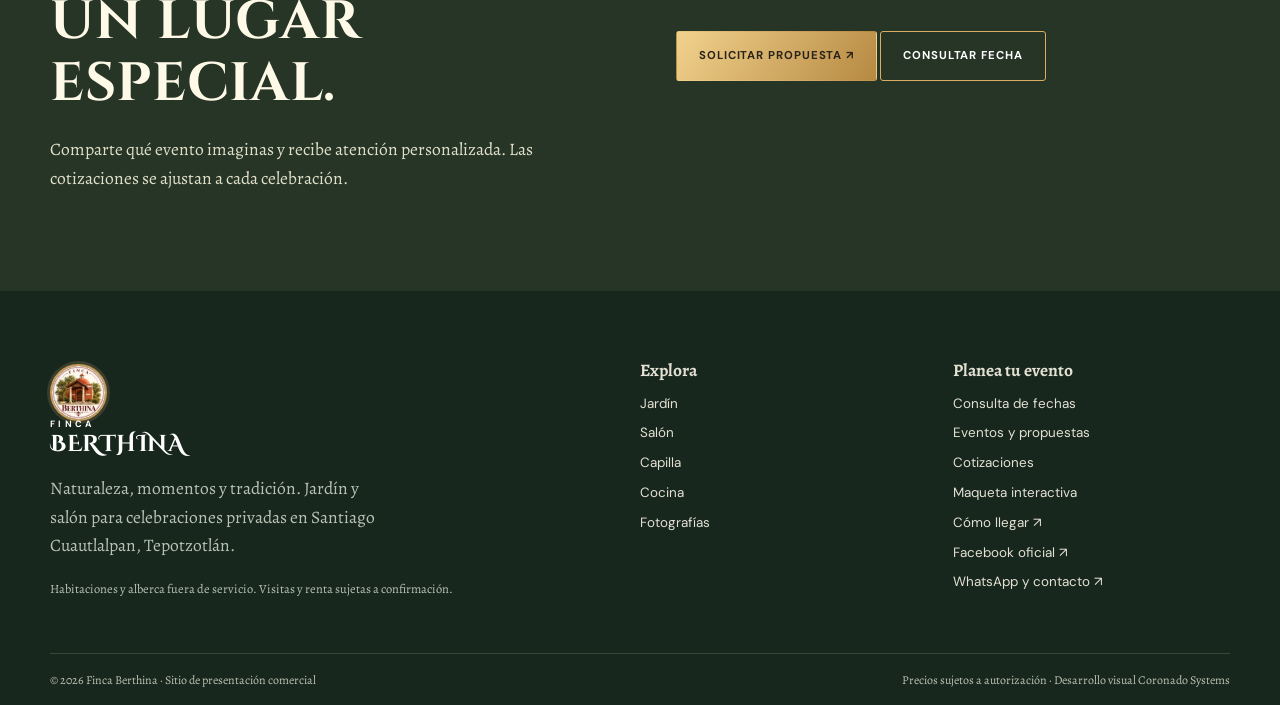
<file: cotizar/index.html>
<!doctype html><html lang="es-MX"><head><meta charset="utf-8"><meta name="viewport" content="width=device-width,initial-scale=1"><meta name="theme-color" content="#263526"><meta name="description" content="Solicita una propuesta personalizada para tu celebración en Finca Berthina, Tepotzotlán."><title>Cotiza tu evento | Finca Berthina</title><link rel="canonical" href="https://emc-lab.github.io/Finca_Berthina_Barrera/cotizar/"><link rel="icon" href="../assets/img/logo.webp"><meta property="og:title" content="Cotiza tu evento | Finca Berthina"><meta property="og:description" content="Solicita una propuesta personalizada para tu celebración en Finca Berthina, Tepotzotlán."><meta property="og:image" content="https://emc-lab.github.io/Finca_Berthina_Barrera/assets/img/brand_cover.webp"><meta property="og:type" content="website"><link rel="stylesheet" href="../assets/css/site.css"><script type="application/ld+json">{"@context": "https://schema.org", "@type": "EventVenue", "name": "Finca Berthina", "description": "Jardín y salón de eventos en Santiago Cuautlalpan, Tepotzotlán, México.", "address": {"@type": "PostalAddress", "streetAddress": "El Haz del Huarache, Manzana 029", "addressLocality": "Santiago Cuautlalpan", "addressRegion": "Estado de México", "postalCode": "54650", "addressCountry": "MX"}, "url": "https://emc-lab.github.io/Finca_Berthina_Barrera/", "sameAs": ["https://www.facebook.com/profile.php?id=61595462096729", "https://maps.app.goo.gl/VbFBidqk3ptWAajp6"]}</script></head><body data-root=".." data-page="cotizar"><a href="#contenido" style="position:absolute;left:-9999px" onfocus="this.style.left='10px'">Saltar al contenido</a><div class="topbar">FINCA BERTHINA · SANTIAGO CUAUTLALPAN · TEPOTZOTLÁN, MÉXICO</div>
 <header class="site-header"><div class="container nav-wrap">
 <button type="button" class="brand brand-trigger" id="megaMenuTrigger" aria-label="Explorar menú de Finca Berthina" aria-controls="megaMenu" aria-expanded="false"><img src="../assets/img/logo.webp" alt="Emblema de Finca Berthina con la capilla"><span class="brand-label"><span class="brand-name">FINCA BERTHINA</span><small>Explora nuestros espacios <span aria-hidden="true">⌄</span></small></span></button>
 <div class="nav-actions"><button type="button" id="themeToggle" class="header-tool" aria-label="Cambiar modo claro u oscuro" title="Cambiar tema y activar música">◐ <span class="theme-word">Claro</span></button><button type="button" id="musicToggle" class="header-tool" aria-label="Reproducir o pausar música">♫ <span>Música</span></button><a class="btn header-quote" href="../cotizar/">COTIZAR ↗</a></div></div>
 <nav class="mega-menu" id="megaMenu" aria-label="Menú principal de Finca Berthina" hidden><div class="container"><div class="mega-title"><span class="eyebrow">TU EXPERIENCIA COMIENZA AQUÍ</span><button class="mega-close" id="megaMenuClose" type="button" aria-label="Cerrar menú">×</button></div><div class="mega-grid"><a class="mega-tile" href="../espacios/"><span class="tile-icon" aria-hidden="true">✦</span><span><strong>Espacios</strong><small>Jardín, salón, capilla y cocina</small></span><span class="tile-arr" aria-hidden="true">↗</span></a><a class="mega-tile" href="../experiencias/"><span class="tile-icon" aria-hidden="true">♡</span><span><strong>Eventos</strong><small>Ideas para tus celebraciones</small></span><span class="tile-arr" aria-hidden="true">↗</span></a><a class="mega-tile" href="../galeria/"><span class="tile-icon" aria-hidden="true">▤</span><span><strong>Galería</strong><small>Fotografías reales</small></span><span class="tile-arr" aria-hidden="true">↗</span></a><a class="mega-tile" href="../visita-3d/"><span class="tile-icon" aria-hidden="true">⌖</span><span><strong>Recorrido 3D</strong><small>Maqueta interactiva conceptual</small></span><span class="tile-arr" aria-hidden="true">↗</span></a><a class="mega-tile" href="../disponibilidad/"><span class="tile-icon" aria-hidden="true">▦</span><span><strong>Fechas</strong><small>Consulta el calendario</small></span><span class="tile-arr" aria-hidden="true">↗</span></a><a class="mega-tile" href="../cotizar/"><span class="tile-icon" aria-hidden="true">✉</span><span><strong>Cotizar</strong><small>Solicitar una propuesta</small></span><span class="tile-arr" aria-hidden="true">↗</span></a><a class="mega-tile" href="../ubicacion/"><span class="tile-icon" aria-hidden="true">↗</span><span><strong>Cómo llegar</strong><small>Calcula tu ruta desde casa</small></span><span class="tile-arr" aria-hidden="true">↗</span></a><a class="mega-tile" href="../"><span class="tile-icon" aria-hidden="true">❧</span><span><strong>La finca</strong><small>Conoce nuestra esencia</small></span><span class="tile-arr" aria-hidden="true">↗</span></a></div><div class="mega-contact"><span>¿Planeas un evento? Te ayudamos a elegir el espacio adecuado.</span><a href="../contacto/">Contactar / WhatsApp <span aria-hidden="true">↗</span></a></div></div></nav></header><main id="contenido"><section class="interior-hero"><img src="../assets/img/salon_empty.webp" alt="Cotiza tu celebración"><div class="container"><span class="eyebrow">Hablemos de tu evento</span><h1>Cotiza tu celebración</h1><p>Comparte la información de tu evento y preparamos tu solicitud sin compromisos.</p></div></section><section class="section"><div class="container two-col" style="align-items:start"><div><span class="eyebrow">Atención personalizada</span><h2>Cuéntanos lo que imaginas.</h2><p>Actualmente puedes solicitar información desde el sitio. Hasta que tengamos un WhatsApp oficial, el formulario prepara el mensaje para copiarlo o enviarlo a la página de Facebook.</p><p>No solicitamos anticipos, depósitos ni documentación bancaria mediante esta página. Todo contrato y pago se confirma directamente con la administración.</p><div class="photo gold" style="height:320px"><img loading="lazy" src="../assets/img/salon_party.webp" alt="Celebración real en el salón"></div></div><div class="form-card"><h3>Prepara tu solicitud</h3><form id="quoteForm" class="form-grid"><div class="form-field"><label for="qname">Tu nombre *</label><input id="qname" name="nombre" required autocomplete="name" placeholder="Nombre completo"></div><div class="form-field"><label for="qcontact">Forma de contacto (opcional)</label><input id="qcontact" name="contacto" placeholder="WhatsApp o correo"></div><div class="form-field"><label for="qevent">Tipo de evento *</label><select id="qevent" name="tipo" required><option value="">Selecciona...</option><option>Boda</option><option>XV años</option><option>Cumpleaños</option><option>Evento empresarial</option><option>Bautizo</option><option>Graduación</option><option>Otro evento</option></select></div><div class="form-field"><label for="qdate">Fecha tentativa</label><input id="qdate" type="date" name="fecha"></div><div class="form-field"><label for="qpeople">Número aproximado de invitados</label><input id="qpeople" name="personas" type="number" min="1" max="2000" placeholder="Ej. 120"></div><div class="form-field"><label for="qspaces">Espacios</label><select id="qspaces" name="espacios"><option>Jardín y salón</option><option>Jardín</option><option>Salón</option><option>Capilla / ceremonia</option><option>Por definir</option></select></div><div class="form-field full"><label for="qdetails">¿Qué tienes en mente?</label><textarea id="qdetails" name="detalles" placeholder="Banquete, mobiliario, sonido, ceremonia, proveedores..."></textarea></div><div class="form-field full"><button type="submit" class="btn btn-gold">Preparar solicitud ↗</button></div><div class="form-field full" id="quoteOutput" style="display:none"><label>Mensaje listo para copiar</label><textarea readonly id="quoteText"></textarea><button class="btn btn-outline" type="button" id="copyQuote">Copiar mensaje</button><a class="btn btn-outline" data-whatsapp="" data-wa-label="Enviar cotización por WhatsApp" href="../contacto/">WhatsApp · por conectar</a><a class="btn btn-primary" href="https://www.facebook.com/profile.php?id=61595462096729" target="_blank" rel="noopener">Abrir Facebook para enviarlo ↗</a><p class="tiny muted">El WhatsApp oficial se habilitará cuando administración facilite el número. No se envía automáticamente: la solicitud solo se enviará cuando tú la compartas.</p></div></form></div></div></section></main><section class="section-cta"><div class="container two-col"><div><span class="eyebrow">Hablemos de tu celebración</span><h2>Tu fecha merece un lugar especial.</h2><p>Comparte qué evento imaginas y recibe atención personalizada. Las cotizaciones se ajustan a cada celebración.</p></div><div><a href="../cotizar/" class="btn btn-gold">Solicitar propuesta ↗</a> <a href="../disponibilidad/" class="btn btn-outline" style="color:#fff">Consultar fecha</a></div></div></section>
 <footer class="site-footer"><div class="container"><div class="footer-columns"><div><a class="brand" href="../"><img src="../assets/img/logo.webp" alt="Finca Berthina"><div class="brand-text" style="color:#fff"><small>FINCA</small>BERTHINA</div></a><p class="muted" style="max-width:330px;margin-top:20px">Naturaleza, momentos y tradición. Jardín y salón para celebraciones privadas en Santiago Cuautlalpan, Tepotzotlán.</p><p class="tiny muted">Habitaciones y alberca fuera de servicio. Visitas y renta sujetas a confirmación.</p></div><div><strong>Explora</strong><a href="../espacios/jardin/">Jardín</a><a href="../espacios/salon/">Salón</a><a href="../espacios/capilla/">Capilla</a><a href="../espacios/cocina/">Cocina</a><a href="../galeria/">Fotografías</a></div><div><strong>Planea tu evento</strong><a href="../disponibilidad/">Consulta de fechas</a><a href="../experiencias/">Eventos y propuestas</a><a href="../cotizar/">Cotizaciones</a><a href="../visita-3d/">Maqueta interactiva</a><a href="https://maps.app.goo.gl/VbFBidqk3ptWAajp6" target="_blank" rel="noopener">Cómo llegar ↗</a><a href="https://www.facebook.com/profile.php?id=61595462096729" target="_blank" rel="noopener">Facebook oficial ↗</a><a href="../contacto/">WhatsApp y contacto ↗</a></div></div><div class="footer-bottom"><span>© 2026 Finca Berthina · Sitio de presentación comercial</span><span>Precios sujetos a autorización · Desarrollo visual Coronado Systems</span></div></div></footer><div id="lightbox" class="lightbox" role="dialog" aria-label="Fotografía ampliada"><button type="button" aria-label="Cerrar imagen">×</button><img alt="Fotografía ampliada de la finca"></div><a class="contact-float" href="../contacto/" aria-label="Consultar por WhatsApp o Messenger"><span aria-hidden="true">✆</span><span class="contact-float-text">Cotiza aquí</span></a><script defer src="../assets/js/site.js"></script></body></html>
</file>
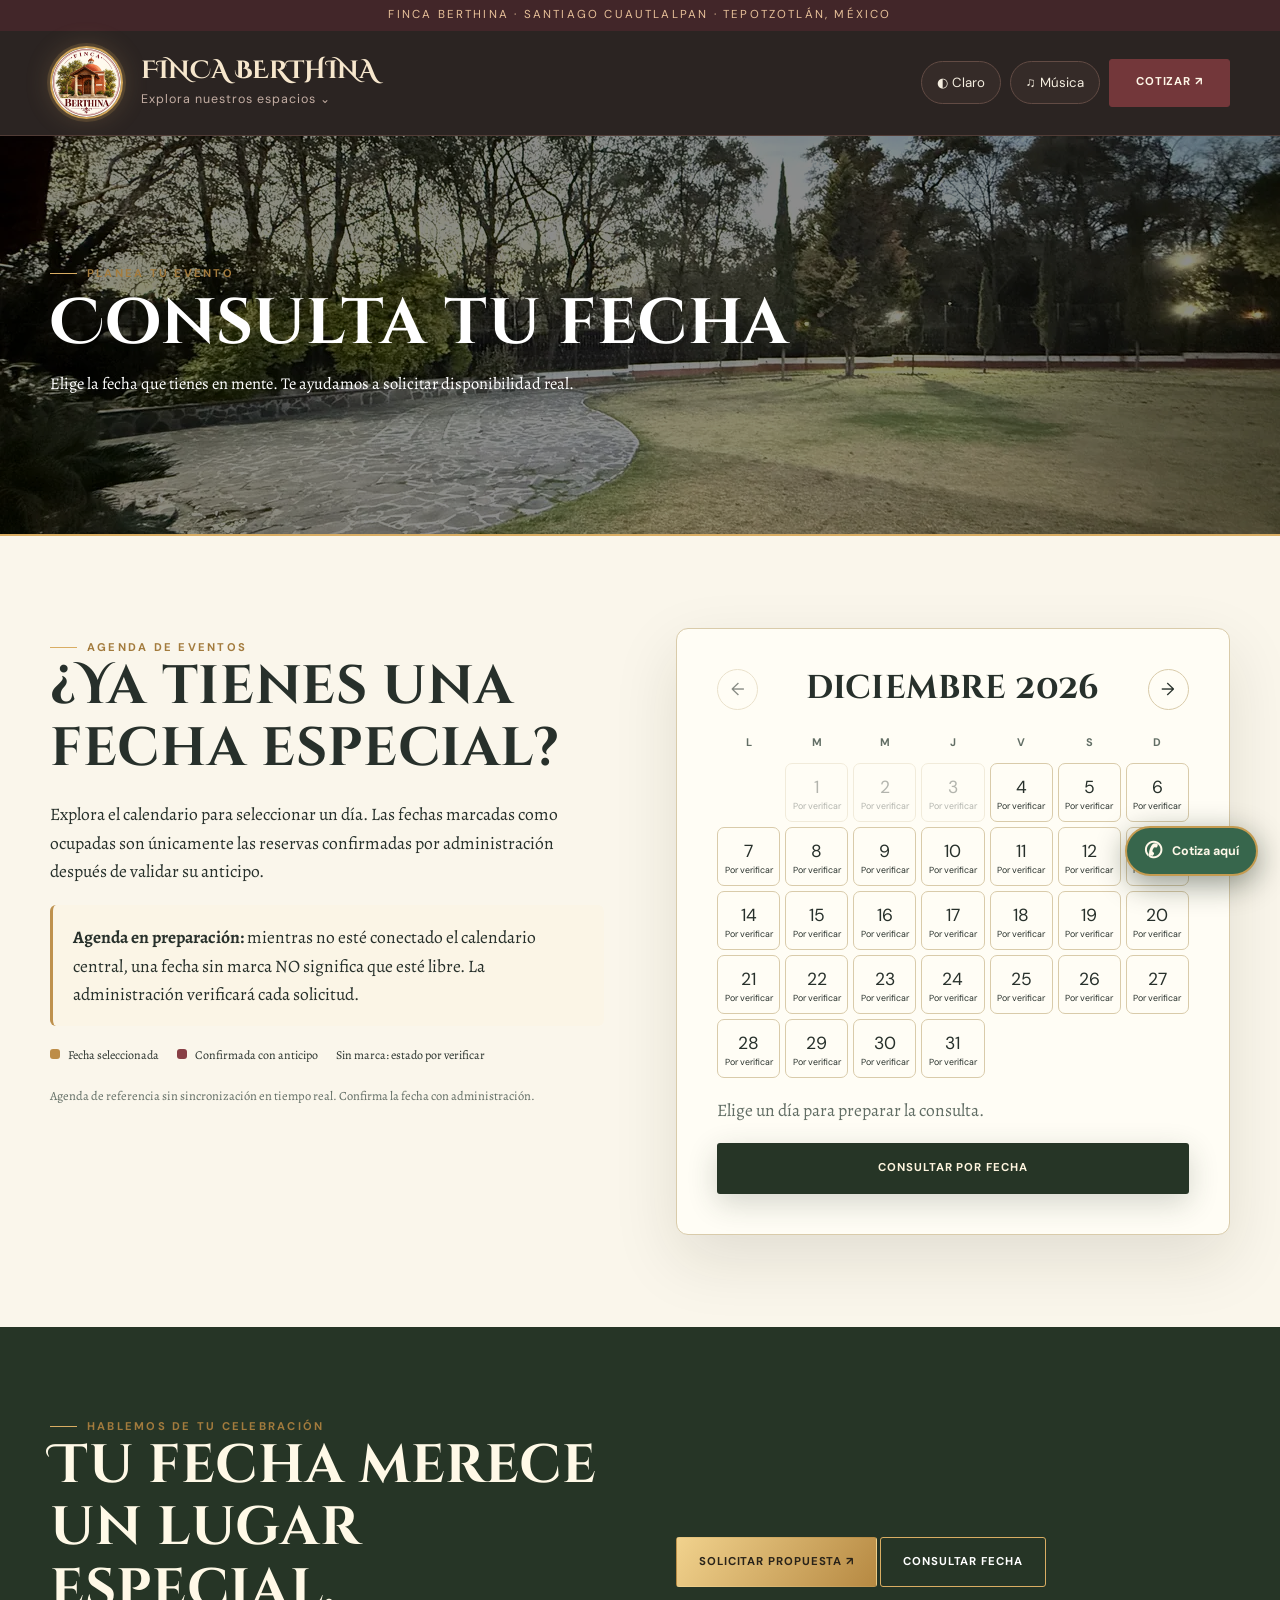
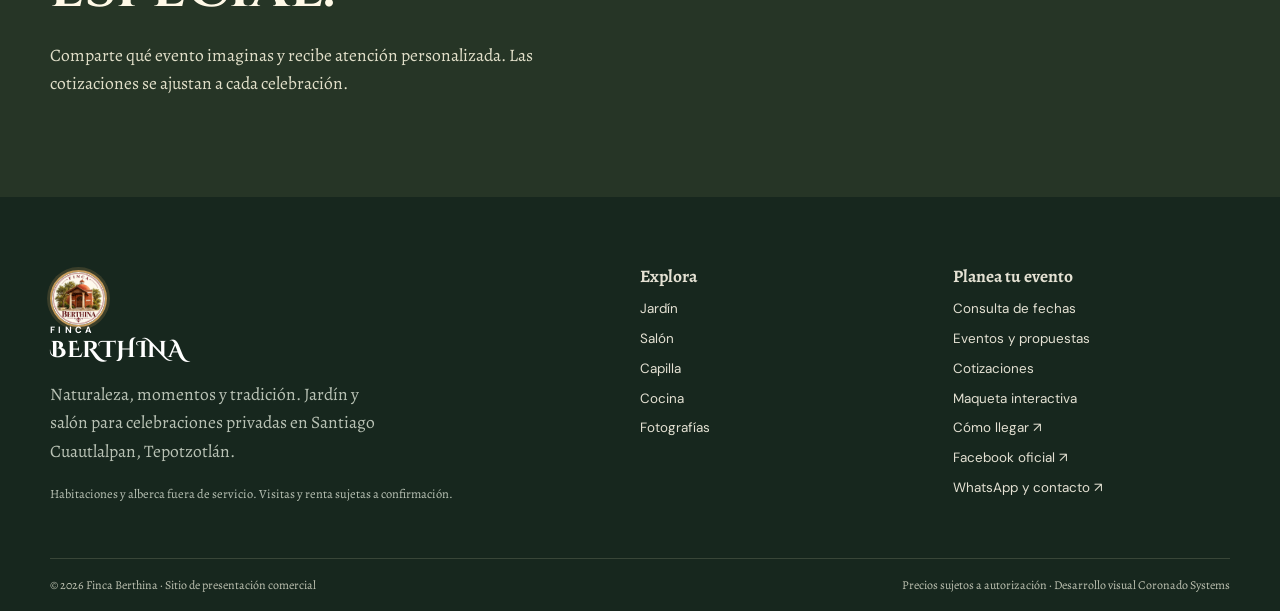
<file: disponibilidad/index.html>
<!doctype html><html lang="es-MX"><head><meta charset="utf-8"><meta name="viewport" content="width=device-width,initial-scale=1"><meta name="theme-color" content="#263526"><meta name="description" content="Calendario consultivo de Finca Berthina. Las fechas ocupadas solo se muestran tras confirmación administrativa de anticipo."><title>Consulta tu fecha | Finca Berthina</title><link rel="canonical" href="https://emc-lab.github.io/Finca_Berthina_Barrera/disponibilidad/"><link rel="icon" href="../assets/img/logo.webp"><meta property="og:title" content="Consulta tu fecha | Finca Berthina"><meta property="og:description" content="Calendario consultivo de Finca Berthina. Las fechas ocupadas solo se muestran tras confirmación administrativa de anticipo."><meta property="og:image" content="https://emc-lab.github.io/Finca_Berthina_Barrera/assets/img/brand_cover.webp"><meta property="og:type" content="website"><link rel="stylesheet" href="../assets/css/site.css"><script type="application/ld+json">{"@context": "https://schema.org", "@type": "EventVenue", "name": "Finca Berthina", "description": "Jardín y salón de eventos en Santiago Cuautlalpan, Tepotzotlán, México.", "address": {"@type": "PostalAddress", "streetAddress": "El Haz del Huarache, Manzana 029", "addressLocality": "Santiago Cuautlalpan", "addressRegion": "Estado de México", "postalCode": "54650", "addressCountry": "MX"}, "url": "https://emc-lab.github.io/Finca_Berthina_Barrera/", "sameAs": ["https://www.facebook.com/profile.php?id=61595462096729", "https://maps.app.goo.gl/VbFBidqk3ptWAajp6"]}</script></head><body data-root=".." data-page="disponibilidad"><a href="#contenido" style="position:absolute;left:-9999px" onfocus="this.style.left='10px'">Saltar al contenido</a><div class="topbar">FINCA BERTHINA · SANTIAGO CUAUTLALPAN · TEPOTZOTLÁN, MÉXICO</div>
 <header class="site-header"><div class="container nav-wrap">
 <button type="button" class="brand brand-trigger" id="megaMenuTrigger" aria-label="Explorar menú de Finca Berthina" aria-controls="megaMenu" aria-expanded="false"><img src="../assets/img/logo.webp" alt="Emblema de Finca Berthina con la capilla"><span class="brand-label"><span class="brand-name">FINCA BERTHINA</span><small>Explora nuestros espacios <span aria-hidden="true">⌄</span></small></span></button>
 <div class="nav-actions"><button type="button" id="themeToggle" class="header-tool" aria-label="Cambiar modo claro u oscuro" title="Cambiar tema y activar música">◐ <span class="theme-word">Claro</span></button><button type="button" id="musicToggle" class="header-tool" aria-label="Reproducir o pausar música">♫ <span>Música</span></button><a class="btn header-quote" href="../cotizar/">COTIZAR ↗</a></div></div>
 <nav class="mega-menu" id="megaMenu" aria-label="Menú principal de Finca Berthina" hidden><div class="container"><div class="mega-title"><span class="eyebrow">TU EXPERIENCIA COMIENZA AQUÍ</span><button class="mega-close" id="megaMenuClose" type="button" aria-label="Cerrar menú">×</button></div><div class="mega-grid"><a class="mega-tile" href="../espacios/"><span class="tile-icon" aria-hidden="true">✦</span><span><strong>Espacios</strong><small>Jardín, salón, capilla y cocina</small></span><span class="tile-arr" aria-hidden="true">↗</span></a><a class="mega-tile" href="../experiencias/"><span class="tile-icon" aria-hidden="true">♡</span><span><strong>Eventos</strong><small>Ideas para tus celebraciones</small></span><span class="tile-arr" aria-hidden="true">↗</span></a><a class="mega-tile" href="../galeria/"><span class="tile-icon" aria-hidden="true">▤</span><span><strong>Galería</strong><small>Fotografías reales</small></span><span class="tile-arr" aria-hidden="true">↗</span></a><a class="mega-tile" href="../visita-3d/"><span class="tile-icon" aria-hidden="true">⌖</span><span><strong>Recorrido 3D</strong><small>Maqueta interactiva conceptual</small></span><span class="tile-arr" aria-hidden="true">↗</span></a><a class="mega-tile" href="../disponibilidad/"><span class="tile-icon" aria-hidden="true">▦</span><span><strong>Fechas</strong><small>Consulta el calendario</small></span><span class="tile-arr" aria-hidden="true">↗</span></a><a class="mega-tile" href="../cotizar/"><span class="tile-icon" aria-hidden="true">✉</span><span><strong>Cotizar</strong><small>Solicitar una propuesta</small></span><span class="tile-arr" aria-hidden="true">↗</span></a><a class="mega-tile" href="../ubicacion/"><span class="tile-icon" aria-hidden="true">↗</span><span><strong>Cómo llegar</strong><small>Calcula tu ruta desde casa</small></span><span class="tile-arr" aria-hidden="true">↗</span></a><a class="mega-tile" href="../"><span class="tile-icon" aria-hidden="true">❧</span><span><strong>La finca</strong><small>Conoce nuestra esencia</small></span><span class="tile-arr" aria-hidden="true">↗</span></a></div><div class="mega-contact"><span>¿Planeas un evento? Te ayudamos a elegir el espacio adecuado.</span><a href="../contacto/">Contactar / WhatsApp <span aria-hidden="true">↗</span></a></div></div></nav></header><main id="contenido"><section class="interior-hero"><img src="../assets/img/garden_lawn.webp" alt="Consulta tu fecha"><div class="container"><span class="eyebrow">Planea tu evento</span><h1>Consulta tu fecha</h1><p>Elige la fecha que tienes en mente. Te ayudamos a solicitar disponibilidad real.</p></div></section><section class="section"><div class="container two-col" style="align-items:start"><div><span class="eyebrow">Agenda de eventos</span><h2>¿Ya tienes una fecha especial?</h2><p>Explora el calendario para seleccionar un día. Las fechas marcadas como ocupadas son únicamente las reservas confirmadas por administración después de validar su anticipo.</p><div class="notice"><strong>Agenda en preparación:</strong> mientras no esté conectado el calendario central, una fecha sin marca NO significa que esté libre. La administración verificará cada solicitud.</div><div class="legend"><span><i></i> Fecha seleccionada</span><span><i class="busy"></i> Confirmada con anticipo</span><span>Sin marca: estado por verificar</span></div><div id="calendarStatus" class="tiny muted" style="margin-top:20px">Cargando referencia de agenda…</div></div><div class="form-card"><div class="cal-nav"><button class="round-btn" id="calPrev" aria-label="Mes anterior">←</button><h3 id="calTitle" style="margin:0"></h3><button class="round-btn" id="calNext" aria-label="Mes siguiente">→</button></div><div id="bookingCalendar" class="calendar" aria-label="Calendario de disponibilidad"></div><p id="calSelectedLabel" class="muted">Elige un día para preparar la consulta.</p><a href="../cotizar/" id="calQuote" class="btn btn-primary" style="width:100%">Consultar por fecha</a></div></div></section></main><section class="section-cta"><div class="container two-col"><div><span class="eyebrow">Hablemos de tu celebración</span><h2>Tu fecha merece un lugar especial.</h2><p>Comparte qué evento imaginas y recibe atención personalizada. Las cotizaciones se ajustan a cada celebración.</p></div><div><a href="../cotizar/" class="btn btn-gold">Solicitar propuesta ↗</a> <a href="../disponibilidad/" class="btn btn-outline" style="color:#fff">Consultar fecha</a></div></div></section>
 <footer class="site-footer"><div class="container"><div class="footer-columns"><div><a class="brand" href="../"><img src="../assets/img/logo.webp" alt="Finca Berthina"><div class="brand-text" style="color:#fff"><small>FINCA</small>BERTHINA</div></a><p class="muted" style="max-width:330px;margin-top:20px">Naturaleza, momentos y tradición. Jardín y salón para celebraciones privadas en Santiago Cuautlalpan, Tepotzotlán.</p><p class="tiny muted">Habitaciones y alberca fuera de servicio. Visitas y renta sujetas a confirmación.</p></div><div><strong>Explora</strong><a href="../espacios/jardin/">Jardín</a><a href="../espacios/salon/">Salón</a><a href="../espacios/capilla/">Capilla</a><a href="../espacios/cocina/">Cocina</a><a href="../galeria/">Fotografías</a></div><div><strong>Planea tu evento</strong><a href="../disponibilidad/">Consulta de fechas</a><a href="../experiencias/">Eventos y propuestas</a><a href="../cotizar/">Cotizaciones</a><a href="../visita-3d/">Maqueta interactiva</a><a href="https://maps.app.goo.gl/VbFBidqk3ptWAajp6" target="_blank" rel="noopener">Cómo llegar ↗</a><a href="https://www.facebook.com/profile.php?id=61595462096729" target="_blank" rel="noopener">Facebook oficial ↗</a><a href="../contacto/">WhatsApp y contacto ↗</a></div></div><div class="footer-bottom"><span>© 2026 Finca Berthina · Sitio de presentación comercial</span><span>Precios sujetos a autorización · Desarrollo visual Coronado Systems</span></div></div></footer><div id="lightbox" class="lightbox" role="dialog" aria-label="Fotografía ampliada"><button type="button" aria-label="Cerrar imagen">×</button><img alt="Fotografía ampliada de la finca"></div><a class="contact-float" href="../contacto/" aria-label="Consultar por WhatsApp o Messenger"><span aria-hidden="true">✆</span><span class="contact-float-text">Cotiza aquí</span></a><script defer src="../assets/js/site.js"></script></body></html>
</file>
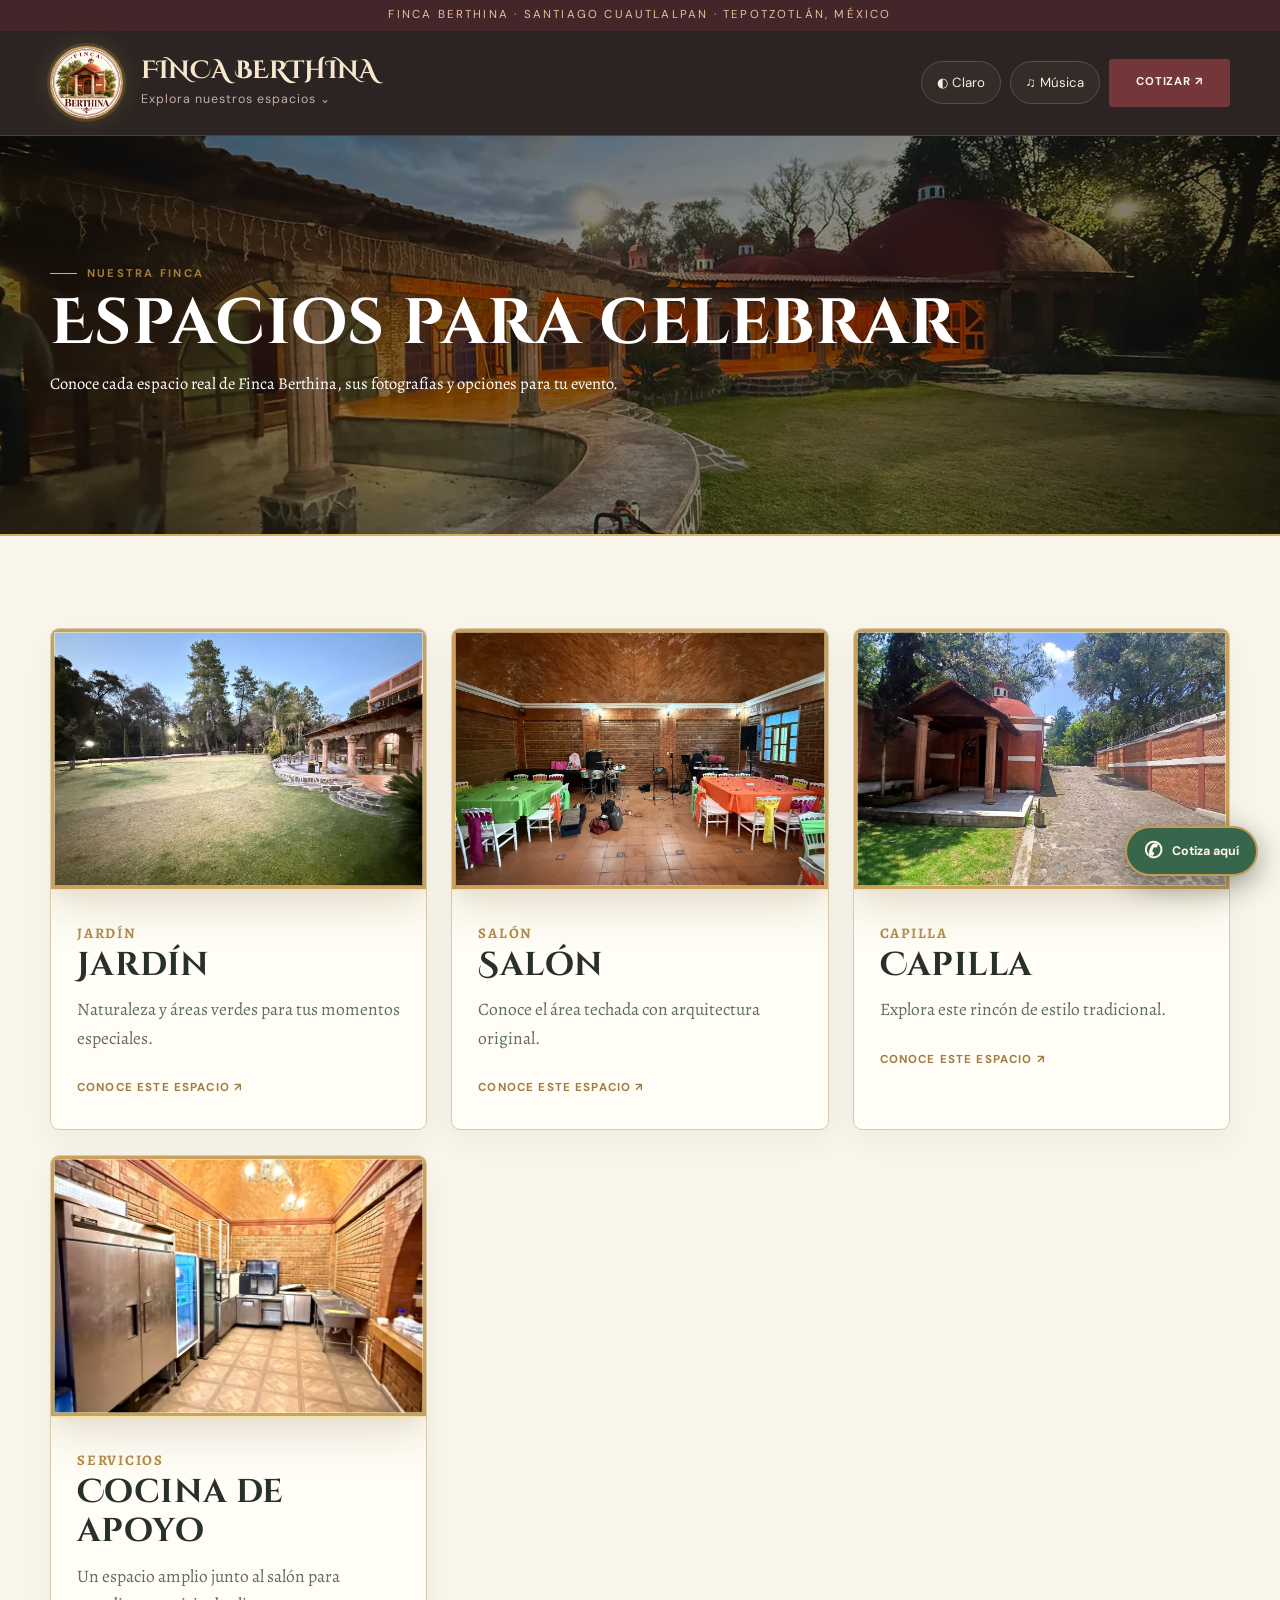
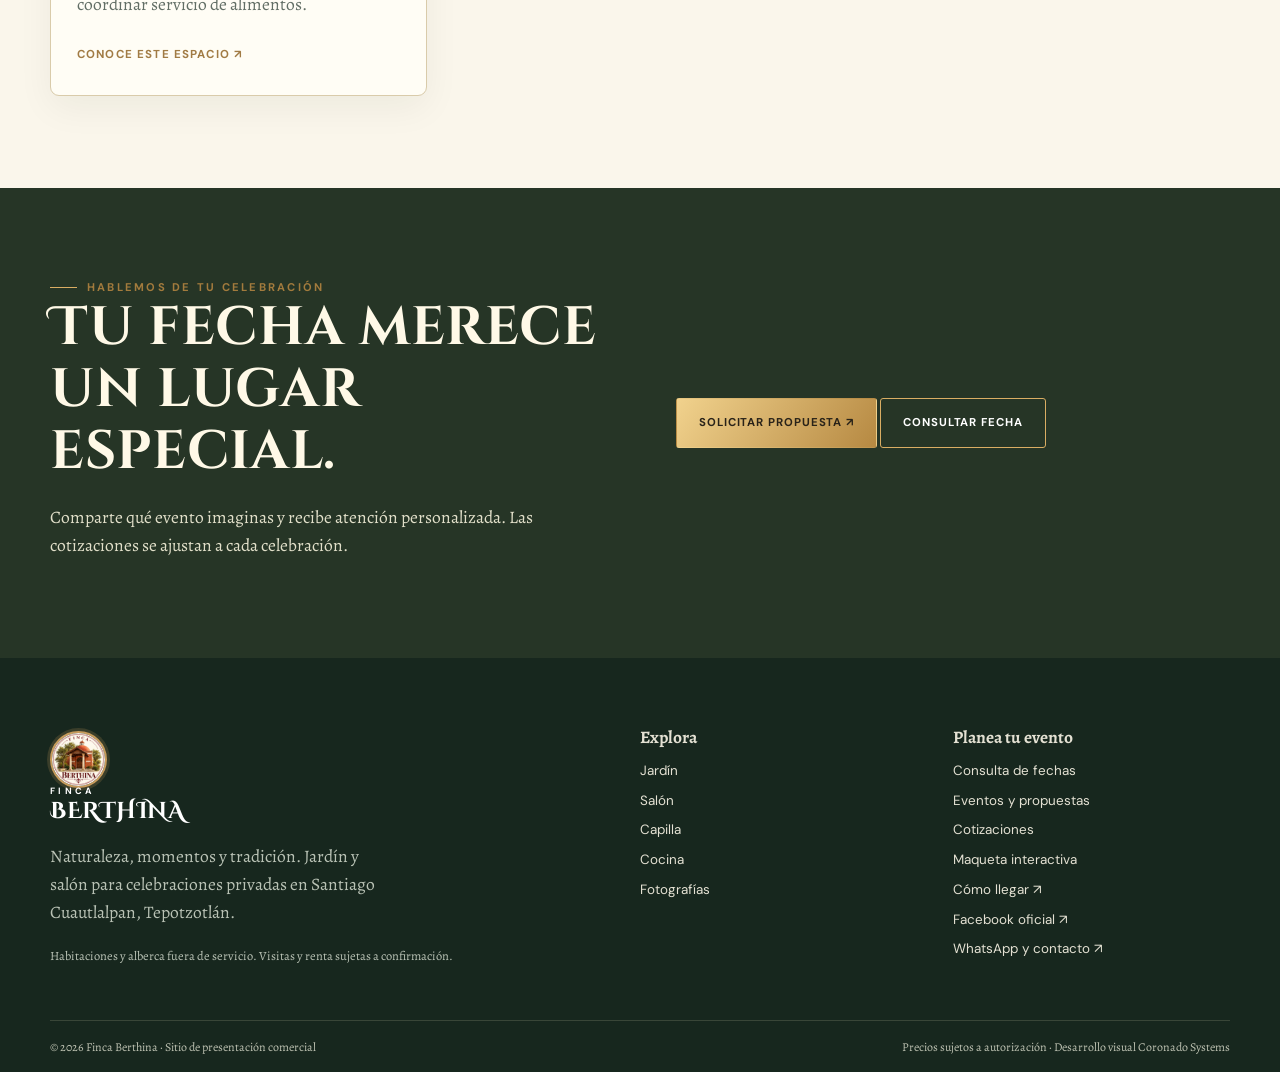
<file: espacios/index.html>
<!doctype html><html lang="es-MX"><head><meta charset="utf-8"><meta name="viewport" content="width=device-width,initial-scale=1"><meta name="theme-color" content="#263526"><meta name="description" content="Conoce jardín, salón, capilla y cocina de apoyo de Finca Berthina."><title>Nuestros espacios | Finca Berthina</title><link rel="canonical" href="https://emc-lab.github.io/Finca_Berthina_Barrera/espacios/"><link rel="icon" href="../assets/img/logo.webp"><meta property="og:title" content="Nuestros espacios | Finca Berthina"><meta property="og:description" content="Conoce jardín, salón, capilla y cocina de apoyo de Finca Berthina."><meta property="og:image" content="https://emc-lab.github.io/Finca_Berthina_Barrera/assets/img/brand_cover.webp"><meta property="og:type" content="website"><link rel="stylesheet" href="../assets/css/site.css"><script type="application/ld+json">{"@context": "https://schema.org", "@type": "EventVenue", "name": "Finca Berthina", "description": "Jardín y salón de eventos en Santiago Cuautlalpan, Tepotzotlán, México.", "address": {"@type": "PostalAddress", "streetAddress": "El Haz del Huarache, Manzana 029", "addressLocality": "Santiago Cuautlalpan", "addressRegion": "Estado de México", "postalCode": "54650", "addressCountry": "MX"}, "url": "https://emc-lab.github.io/Finca_Berthina_Barrera/", "sameAs": ["https://www.facebook.com/profile.php?id=61595462096729", "https://maps.app.goo.gl/VbFBidqk3ptWAajp6"]}</script></head><body data-root=".." data-page="espacios"><a href="#contenido" style="position:absolute;left:-9999px" onfocus="this.style.left='10px'">Saltar al contenido</a><div class="topbar">FINCA BERTHINA · SANTIAGO CUAUTLALPAN · TEPOTZOTLÁN, MÉXICO</div>
 <header class="site-header"><div class="container nav-wrap">
 <button type="button" class="brand brand-trigger" id="megaMenuTrigger" aria-label="Explorar menú de Finca Berthina" aria-controls="megaMenu" aria-expanded="false"><img src="../assets/img/logo.webp" alt="Emblema de Finca Berthina con la capilla"><span class="brand-label"><span class="brand-name">FINCA BERTHINA</span><small>Explora nuestros espacios <span aria-hidden="true">⌄</span></small></span></button>
 <div class="nav-actions"><button type="button" id="themeToggle" class="header-tool" aria-label="Cambiar modo claro u oscuro" title="Cambiar tema y activar música">◐ <span class="theme-word">Claro</span></button><button type="button" id="musicToggle" class="header-tool" aria-label="Reproducir o pausar música">♫ <span>Música</span></button><a class="btn header-quote" href="../cotizar/">COTIZAR ↗</a></div></div>
 <nav class="mega-menu" id="megaMenu" aria-label="Menú principal de Finca Berthina" hidden><div class="container"><div class="mega-title"><span class="eyebrow">TU EXPERIENCIA COMIENZA AQUÍ</span><button class="mega-close" id="megaMenuClose" type="button" aria-label="Cerrar menú">×</button></div><div class="mega-grid"><a class="mega-tile" href="../espacios/"><span class="tile-icon" aria-hidden="true">✦</span><span><strong>Espacios</strong><small>Jardín, salón, capilla y cocina</small></span><span class="tile-arr" aria-hidden="true">↗</span></a><a class="mega-tile" href="../experiencias/"><span class="tile-icon" aria-hidden="true">♡</span><span><strong>Eventos</strong><small>Ideas para tus celebraciones</small></span><span class="tile-arr" aria-hidden="true">↗</span></a><a class="mega-tile" href="../galeria/"><span class="tile-icon" aria-hidden="true">▤</span><span><strong>Galería</strong><small>Fotografías reales</small></span><span class="tile-arr" aria-hidden="true">↗</span></a><a class="mega-tile" href="../visita-3d/"><span class="tile-icon" aria-hidden="true">⌖</span><span><strong>Recorrido 3D</strong><small>Maqueta interactiva conceptual</small></span><span class="tile-arr" aria-hidden="true">↗</span></a><a class="mega-tile" href="../disponibilidad/"><span class="tile-icon" aria-hidden="true">▦</span><span><strong>Fechas</strong><small>Consulta el calendario</small></span><span class="tile-arr" aria-hidden="true">↗</span></a><a class="mega-tile" href="../cotizar/"><span class="tile-icon" aria-hidden="true">✉</span><span><strong>Cotizar</strong><small>Solicitar una propuesta</small></span><span class="tile-arr" aria-hidden="true">↗</span></a><a class="mega-tile" href="../ubicacion/"><span class="tile-icon" aria-hidden="true">↗</span><span><strong>Cómo llegar</strong><small>Calcula tu ruta desde casa</small></span><span class="tile-arr" aria-hidden="true">↗</span></a><a class="mega-tile" href="../"><span class="tile-icon" aria-hidden="true">❧</span><span><strong>La finca</strong><small>Conoce nuestra esencia</small></span><span class="tile-arr" aria-hidden="true">↗</span></a></div><div class="mega-contact"><span>¿Planeas un evento? Te ayudamos a elegir el espacio adecuado.</span><a href="../contacto/">Contactar / WhatsApp <span aria-hidden="true">↗</span></a></div></div></nav></header><main id="contenido"><section class="interior-hero"><img src="../assets/img/garden_evening.webp" alt="Espacios para celebrar"><div class="container"><span class="eyebrow">Nuestra finca</span><h1>Espacios para celebrar</h1><p>Conoce cada espacio real de Finca Berthina, sus fotografías y opciones para tu evento.</p></div></section><section class="section"><div class="container"><div class="card-grid"><article class="card"><div class="photo gold" style=""><img loading="lazy" src="../assets/img/garden_day.webp" alt="Jardín"></div><div class="card-body"><small>Jardín</small><h3>Jardín</h3><p>Naturaleza y áreas verdes para tus momentos especiales.</p><a href="../espacios/jardin/" class="text-link">Conoce este espacio ↗</a></div></article><article class="card"><div class="photo gold" style=""><img loading="lazy" src="../assets/img/salon_empty2.webp" alt="Salón"></div><div class="card-body"><small>Salón</small><h3>Salón</h3><p>Conoce el área techada con arquitectura original.</p><a href="../espacios/salon/" class="text-link">Conoce este espacio ↗</a></div></article><article class="card"><div class="photo gold" style=""><img loading="lazy" src="../assets/img/chapel_out.webp" alt="Capilla"></div><div class="card-body"><small>Capilla</small><h3>Capilla</h3><p>Explora este rincón de estilo tradicional.</p><a href="../espacios/capilla/" class="text-link">Conoce este espacio ↗</a></div></article></div><div class="card-grid" style="margin-top:25px"><article class="card"><div class="photo gold" style=""><img loading="lazy" src="../assets/img/cocina.webp" alt="Cocina de apoyo"></div><div class="card-body"><small>Servicios</small><h3>Cocina de apoyo</h3><p>Un espacio amplio junto al salón para coordinar servicio de alimentos.</p><a href="../espacios/cocina/" class="text-link">Conoce este espacio ↗</a></div></article></div></div></section></main><section class="section-cta"><div class="container two-col"><div><span class="eyebrow">Hablemos de tu celebración</span><h2>Tu fecha merece un lugar especial.</h2><p>Comparte qué evento imaginas y recibe atención personalizada. Las cotizaciones se ajustan a cada celebración.</p></div><div><a href="../cotizar/" class="btn btn-gold">Solicitar propuesta ↗</a> <a href="../disponibilidad/" class="btn btn-outline" style="color:#fff">Consultar fecha</a></div></div></section>
 <footer class="site-footer"><div class="container"><div class="footer-columns"><div><a class="brand" href="../"><img src="../assets/img/logo.webp" alt="Finca Berthina"><div class="brand-text" style="color:#fff"><small>FINCA</small>BERTHINA</div></a><p class="muted" style="max-width:330px;margin-top:20px">Naturaleza, momentos y tradición. Jardín y salón para celebraciones privadas en Santiago Cuautlalpan, Tepotzotlán.</p><p class="tiny muted">Habitaciones y alberca fuera de servicio. Visitas y renta sujetas a confirmación.</p></div><div><strong>Explora</strong><a href="../espacios/jardin/">Jardín</a><a href="../espacios/salon/">Salón</a><a href="../espacios/capilla/">Capilla</a><a href="../espacios/cocina/">Cocina</a><a href="../galeria/">Fotografías</a></div><div><strong>Planea tu evento</strong><a href="../disponibilidad/">Consulta de fechas</a><a href="../experiencias/">Eventos y propuestas</a><a href="../cotizar/">Cotizaciones</a><a href="../visita-3d/">Maqueta interactiva</a><a href="https://maps.app.goo.gl/VbFBidqk3ptWAajp6" target="_blank" rel="noopener">Cómo llegar ↗</a><a href="https://www.facebook.com/profile.php?id=61595462096729" target="_blank" rel="noopener">Facebook oficial ↗</a><a href="../contacto/">WhatsApp y contacto ↗</a></div></div><div class="footer-bottom"><span>© 2026 Finca Berthina · Sitio de presentación comercial</span><span>Precios sujetos a autorización · Desarrollo visual Coronado Systems</span></div></div></footer><div id="lightbox" class="lightbox" role="dialog" aria-label="Fotografía ampliada"><button type="button" aria-label="Cerrar imagen">×</button><img alt="Fotografía ampliada de la finca"></div><a class="contact-float" href="../contacto/" aria-label="Consultar por WhatsApp o Messenger"><span aria-hidden="true">✆</span><span class="contact-float-text">Cotiza aquí</span></a><script defer src="../assets/js/site.js"></script></body></html>
</file>
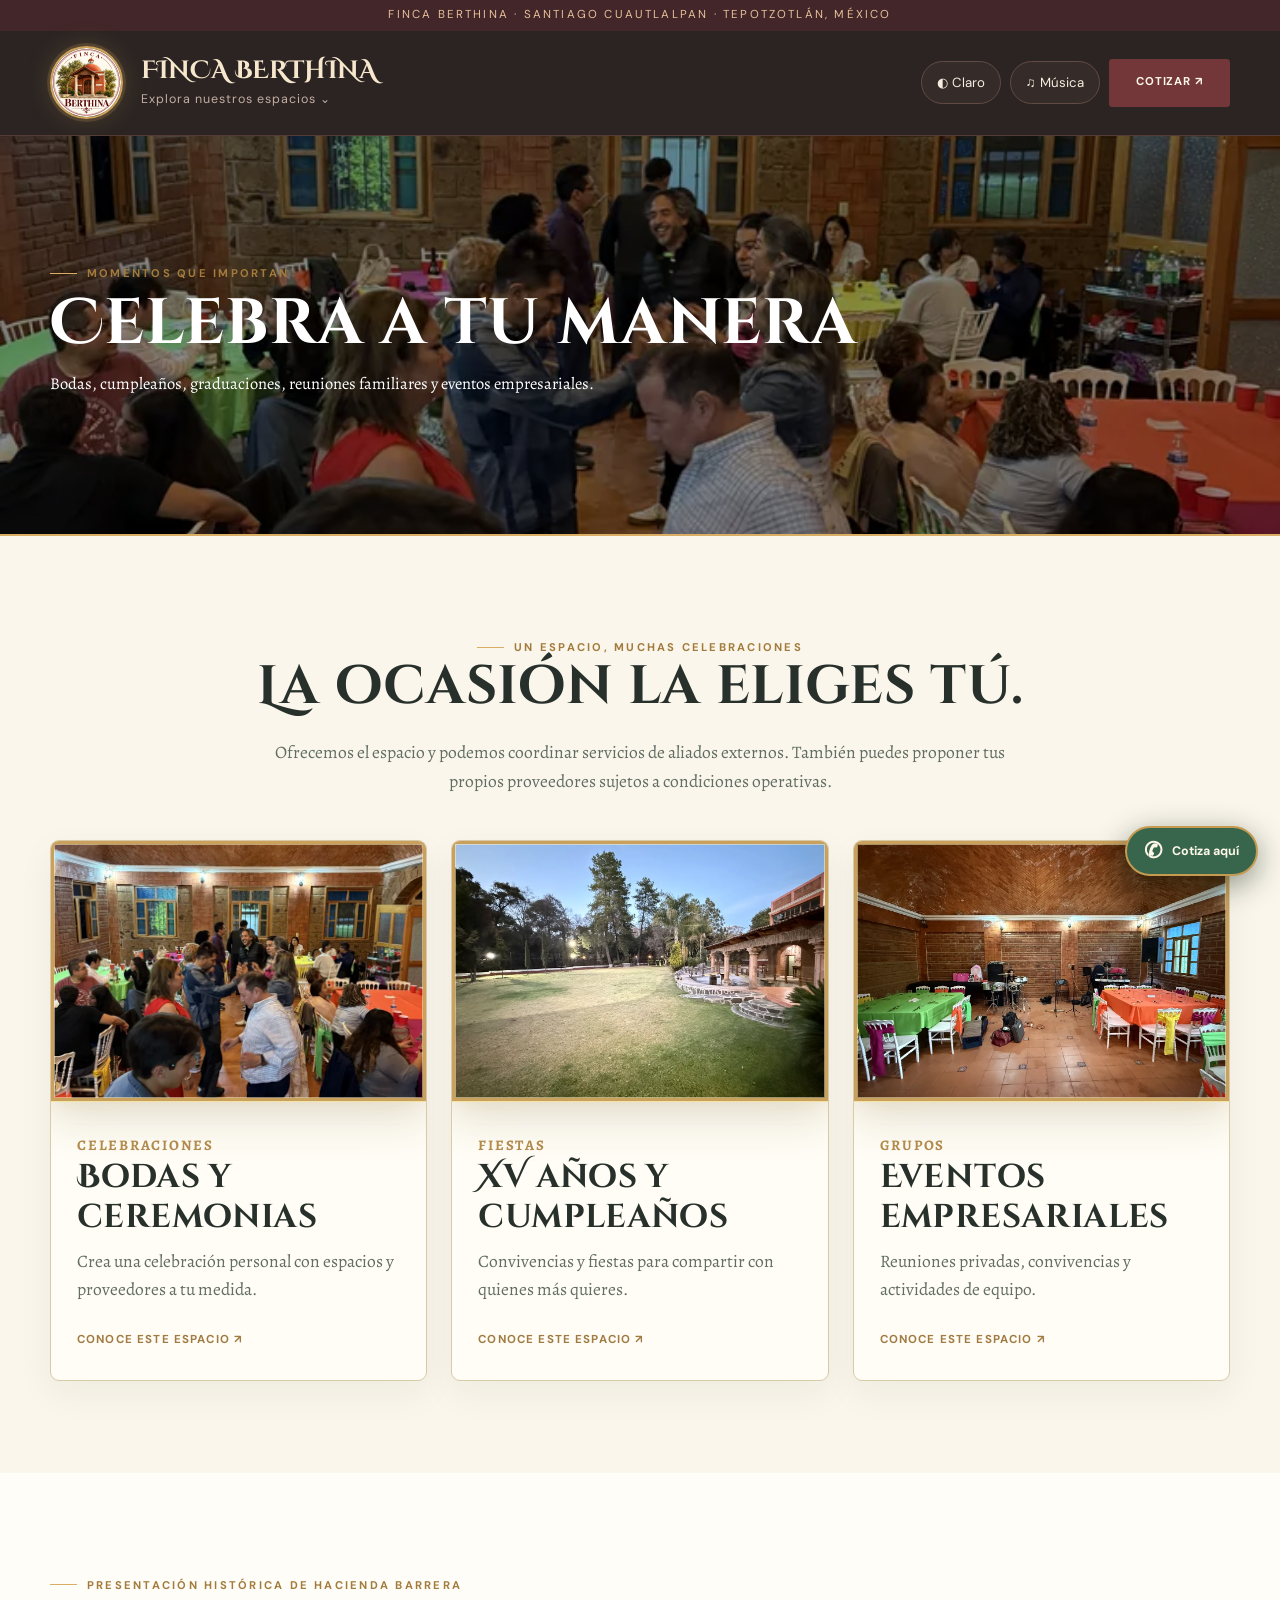
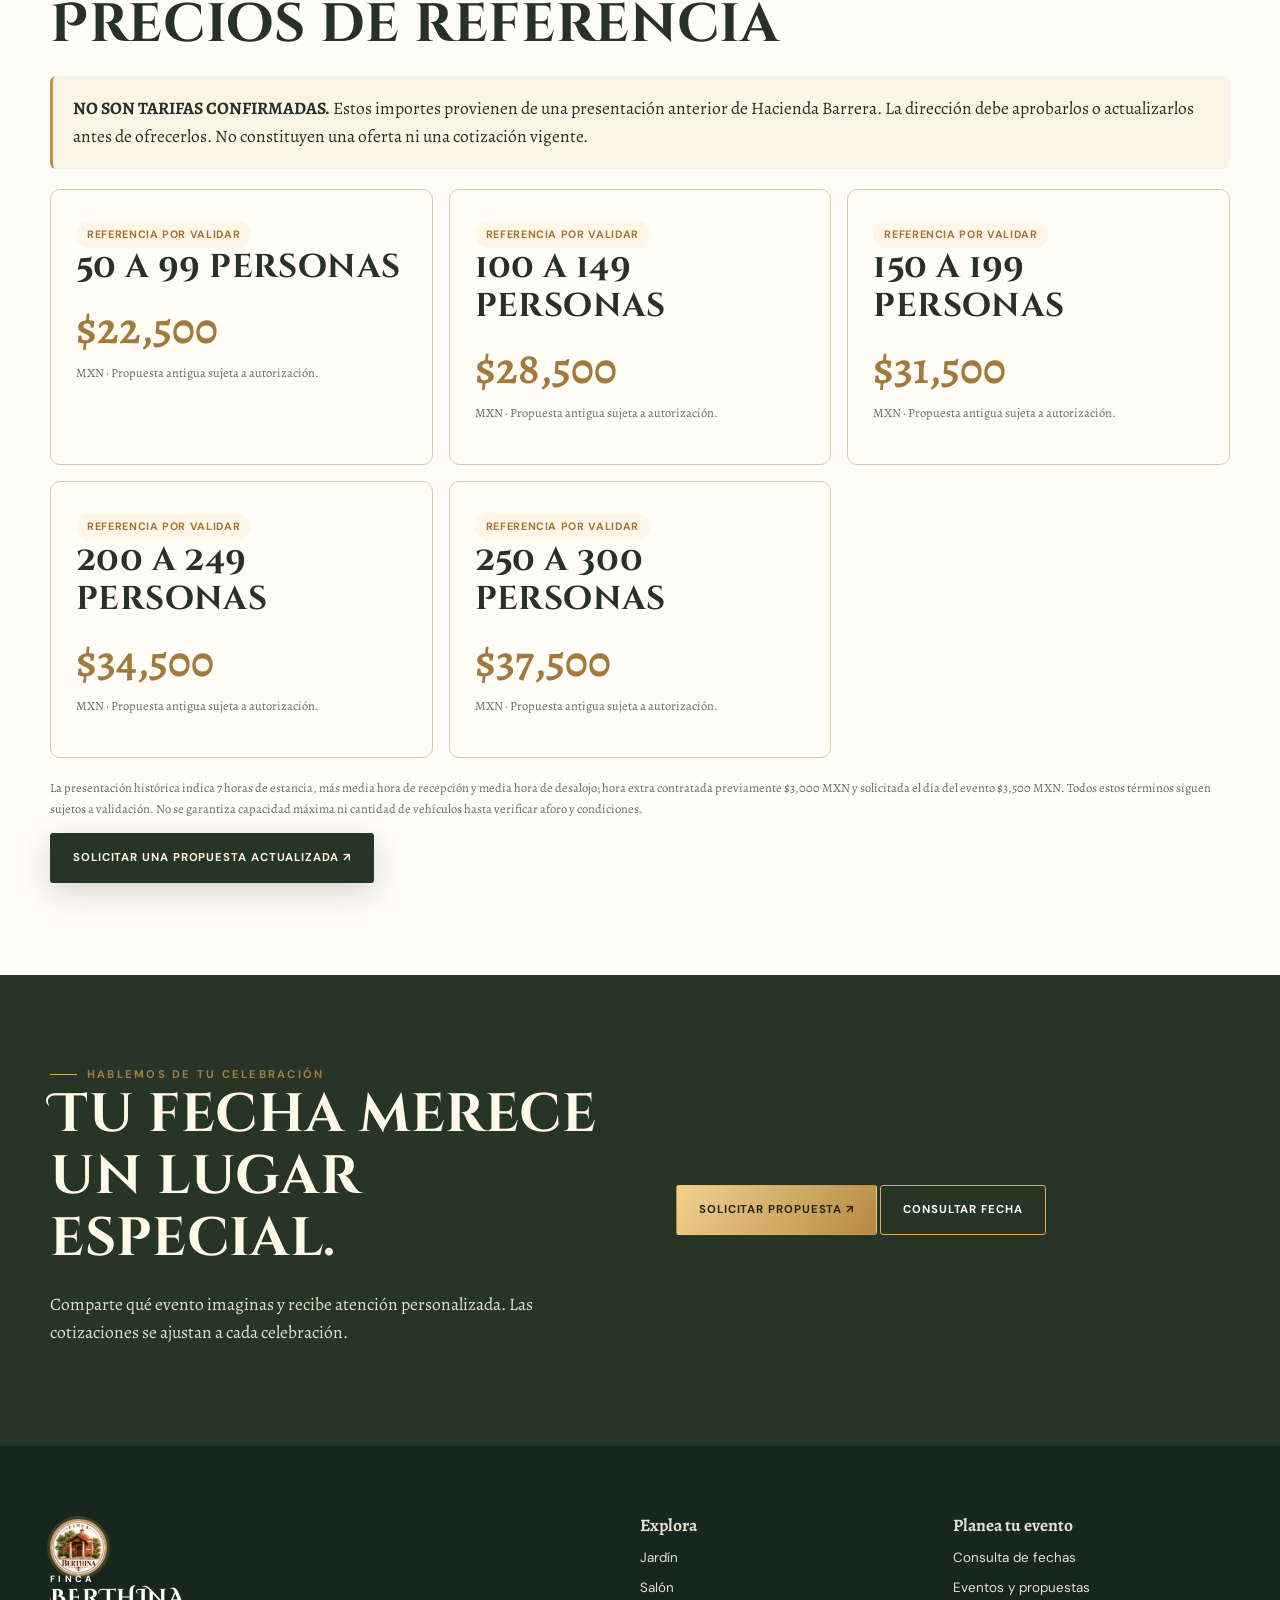
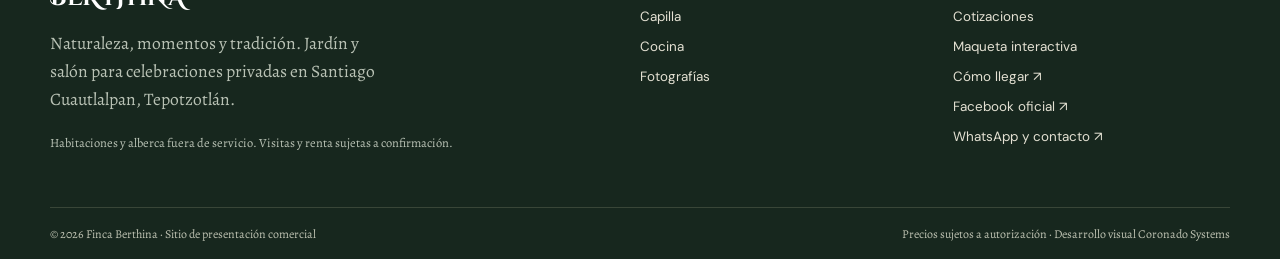
<file: experiencias/index.html>
<!doctype html><html lang="es-MX"><head><meta charset="utf-8"><meta name="viewport" content="width=device-width,initial-scale=1"><meta name="theme-color" content="#263526"><meta name="description" content="Eventos sociales, bodas, graduaciones, XV años y propuestas personalizadas en Finca Berthina."><title>Eventos y propuestas | Finca Berthina</title><link rel="canonical" href="https://emc-lab.github.io/Finca_Berthina_Barrera/experiencias/"><link rel="icon" href="../assets/img/logo.webp"><meta property="og:title" content="Eventos y propuestas | Finca Berthina"><meta property="og:description" content="Eventos sociales, bodas, graduaciones, XV años y propuestas personalizadas en Finca Berthina."><meta property="og:image" content="https://emc-lab.github.io/Finca_Berthina_Barrera/assets/img/brand_cover.webp"><meta property="og:type" content="website"><link rel="stylesheet" href="../assets/css/site.css"><script type="application/ld+json">{"@context": "https://schema.org", "@type": "EventVenue", "name": "Finca Berthina", "description": "Jardín y salón de eventos en Santiago Cuautlalpan, Tepotzotlán, México.", "address": {"@type": "PostalAddress", "streetAddress": "El Haz del Huarache, Manzana 029", "addressLocality": "Santiago Cuautlalpan", "addressRegion": "Estado de México", "postalCode": "54650", "addressCountry": "MX"}, "url": "https://emc-lab.github.io/Finca_Berthina_Barrera/", "sameAs": ["https://www.facebook.com/profile.php?id=61595462096729", "https://maps.app.goo.gl/VbFBidqk3ptWAajp6"]}</script></head><body data-root=".." data-page="experiencias"><a href="#contenido" style="position:absolute;left:-9999px" onfocus="this.style.left='10px'">Saltar al contenido</a><div class="topbar">FINCA BERTHINA · SANTIAGO CUAUTLALPAN · TEPOTZOTLÁN, MÉXICO</div>
 <header class="site-header"><div class="container nav-wrap">
 <button type="button" class="brand brand-trigger" id="megaMenuTrigger" aria-label="Explorar menú de Finca Berthina" aria-controls="megaMenu" aria-expanded="false"><img src="../assets/img/logo.webp" alt="Emblema de Finca Berthina con la capilla"><span class="brand-label"><span class="brand-name">FINCA BERTHINA</span><small>Explora nuestros espacios <span aria-hidden="true">⌄</span></small></span></button>
 <div class="nav-actions"><button type="button" id="themeToggle" class="header-tool" aria-label="Cambiar modo claro u oscuro" title="Cambiar tema y activar música">◐ <span class="theme-word">Claro</span></button><button type="button" id="musicToggle" class="header-tool" aria-label="Reproducir o pausar música">♫ <span>Música</span></button><a class="btn header-quote" href="../cotizar/">COTIZAR ↗</a></div></div>
 <nav class="mega-menu" id="megaMenu" aria-label="Menú principal de Finca Berthina" hidden><div class="container"><div class="mega-title"><span class="eyebrow">TU EXPERIENCIA COMIENZA AQUÍ</span><button class="mega-close" id="megaMenuClose" type="button" aria-label="Cerrar menú">×</button></div><div class="mega-grid"><a class="mega-tile" href="../espacios/"><span class="tile-icon" aria-hidden="true">✦</span><span><strong>Espacios</strong><small>Jardín, salón, capilla y cocina</small></span><span class="tile-arr" aria-hidden="true">↗</span></a><a class="mega-tile" href="../experiencias/"><span class="tile-icon" aria-hidden="true">♡</span><span><strong>Eventos</strong><small>Ideas para tus celebraciones</small></span><span class="tile-arr" aria-hidden="true">↗</span></a><a class="mega-tile" href="../galeria/"><span class="tile-icon" aria-hidden="true">▤</span><span><strong>Galería</strong><small>Fotografías reales</small></span><span class="tile-arr" aria-hidden="true">↗</span></a><a class="mega-tile" href="../visita-3d/"><span class="tile-icon" aria-hidden="true">⌖</span><span><strong>Recorrido 3D</strong><small>Maqueta interactiva conceptual</small></span><span class="tile-arr" aria-hidden="true">↗</span></a><a class="mega-tile" href="../disponibilidad/"><span class="tile-icon" aria-hidden="true">▦</span><span><strong>Fechas</strong><small>Consulta el calendario</small></span><span class="tile-arr" aria-hidden="true">↗</span></a><a class="mega-tile" href="../cotizar/"><span class="tile-icon" aria-hidden="true">✉</span><span><strong>Cotizar</strong><small>Solicitar una propuesta</small></span><span class="tile-arr" aria-hidden="true">↗</span></a><a class="mega-tile" href="../ubicacion/"><span class="tile-icon" aria-hidden="true">↗</span><span><strong>Cómo llegar</strong><small>Calcula tu ruta desde casa</small></span><span class="tile-arr" aria-hidden="true">↗</span></a><a class="mega-tile" href="../"><span class="tile-icon" aria-hidden="true">❧</span><span><strong>La finca</strong><small>Conoce nuestra esencia</small></span><span class="tile-arr" aria-hidden="true">↗</span></a></div><div class="mega-contact"><span>¿Planeas un evento? Te ayudamos a elegir el espacio adecuado.</span><a href="../contacto/">Contactar / WhatsApp <span aria-hidden="true">↗</span></a></div></div></nav></header><main id="contenido"><section class="interior-hero"><img src="../assets/img/salon_party.webp" alt="Celebra a tu manera"><div class="container"><span class="eyebrow">Momentos que importan</span><h1>Celebra a tu manera</h1><p>Bodas, cumpleaños, graduaciones, reuniones familiares y eventos empresariales.</p></div></section><section class="section"><div class="container"><div class="section-intro center"><span class="eyebrow">Un espacio, muchas celebraciones</span><h2>La ocasión la eliges tú.</h2><p class="muted width-narrow">Ofrecemos el espacio y podemos coordinar servicios de aliados externos. También puedes proponer tus propios proveedores sujetos a condiciones operativas.</p></div><div class="card-grid"><article class="card"><div class="photo gold" style=""><img loading="lazy" src="../assets/img/salon_party.webp" alt="Bodas y ceremonias"></div><div class="card-body"><small>Celebraciones</small><h3>Bodas y ceremonias</h3><p>Crea una celebración personal con espacios y proveedores a tu medida.</p><a href="../cotizar/" class="text-link">Conoce este espacio ↗</a></div></article><article class="card"><div class="photo gold" style=""><img loading="lazy" src="../assets/img/garden_day.webp" alt="XV años y cumpleaños"></div><div class="card-body"><small>Fiestas</small><h3>XV años y cumpleaños</h3><p>Convivencias y fiestas para compartir con quienes más quieres.</p><a href="../cotizar/" class="text-link">Conoce este espacio ↗</a></div></article><article class="card"><div class="photo gold" style=""><img loading="lazy" src="../assets/img/salon_empty2.webp" alt="Eventos empresariales"></div><div class="card-body"><small>Grupos</small><h3>Eventos empresariales</h3><p>Reuniones privadas, convivencias y actividades de equipo.</p><a href="../cotizar/" class="text-link">Conoce este espacio ↗</a></div></article></div></div></section><section class="section tinted"><div class="container"><span class="eyebrow">Presentación histórica de Hacienda Barrera</span><h2>Precios de referencia</h2><div class="notice"><strong>NO SON TARIFAS CONFIRMADAS.</strong> Estos importes provienen de una presentación anterior de Hacienda Barrera. La dirección debe aprobarlos o actualizarlos antes de ofrecerlos. No constituyen una oferta ni una cotización vigente.</div><div class="price-grid"><div class="price"><span class="badge badgewarn">Referencia por validar</span><h3>50 a 99 personas</h3><strong>$22,500</strong><p class="muted tiny">MXN · Propuesta antigua sujeta a autorización.</p></div><div class="price"><span class="badge badgewarn">Referencia por validar</span><h3>100 a 149 personas</h3><strong>$28,500</strong><p class="muted tiny">MXN · Propuesta antigua sujeta a autorización.</p></div><div class="price"><span class="badge badgewarn">Referencia por validar</span><h3>150 a 199 personas</h3><strong>$31,500</strong><p class="muted tiny">MXN · Propuesta antigua sujeta a autorización.</p></div><div class="price"><span class="badge badgewarn">Referencia por validar</span><h3>200 a 249 personas</h3><strong>$34,500</strong><p class="muted tiny">MXN · Propuesta antigua sujeta a autorización.</p></div><div class="price"><span class="badge badgewarn">Referencia por validar</span><h3>250 a 300 personas</h3><strong>$37,500</strong><p class="muted tiny">MXN · Propuesta antigua sujeta a autorización.</p></div></div><p class="muted tiny" style="margin-top:20px">La presentación histórica indica 7 horas de estancia, más media hora de recepción y media hora de desalojo; hora extra contratada previamente $3,000 MXN y solicitada el día del evento $3,500 MXN. Todos estos términos siguen sujetos a validación. No se garantiza capacidad máxima ni cantidad de vehículos hasta verificar aforo y condiciones.</p><a href="../cotizar/" class="btn btn-primary">Solicitar una propuesta actualizada ↗</a></div></section></main><section class="section-cta"><div class="container two-col"><div><span class="eyebrow">Hablemos de tu celebración</span><h2>Tu fecha merece un lugar especial.</h2><p>Comparte qué evento imaginas y recibe atención personalizada. Las cotizaciones se ajustan a cada celebración.</p></div><div><a href="../cotizar/" class="btn btn-gold">Solicitar propuesta ↗</a> <a href="../disponibilidad/" class="btn btn-outline" style="color:#fff">Consultar fecha</a></div></div></section>
 <footer class="site-footer"><div class="container"><div class="footer-columns"><div><a class="brand" href="../"><img src="../assets/img/logo.webp" alt="Finca Berthina"><div class="brand-text" style="color:#fff"><small>FINCA</small>BERTHINA</div></a><p class="muted" style="max-width:330px;margin-top:20px">Naturaleza, momentos y tradición. Jardín y salón para celebraciones privadas en Santiago Cuautlalpan, Tepotzotlán.</p><p class="tiny muted">Habitaciones y alberca fuera de servicio. Visitas y renta sujetas a confirmación.</p></div><div><strong>Explora</strong><a href="../espacios/jardin/">Jardín</a><a href="../espacios/salon/">Salón</a><a href="../espacios/capilla/">Capilla</a><a href="../espacios/cocina/">Cocina</a><a href="../galeria/">Fotografías</a></div><div><strong>Planea tu evento</strong><a href="../disponibilidad/">Consulta de fechas</a><a href="../experiencias/">Eventos y propuestas</a><a href="../cotizar/">Cotizaciones</a><a href="../visita-3d/">Maqueta interactiva</a><a href="https://maps.app.goo.gl/VbFBidqk3ptWAajp6" target="_blank" rel="noopener">Cómo llegar ↗</a><a href="https://www.facebook.com/profile.php?id=61595462096729" target="_blank" rel="noopener">Facebook oficial ↗</a><a href="../contacto/">WhatsApp y contacto ↗</a></div></div><div class="footer-bottom"><span>© 2026 Finca Berthina · Sitio de presentación comercial</span><span>Precios sujetos a autorización · Desarrollo visual Coronado Systems</span></div></div></footer><div id="lightbox" class="lightbox" role="dialog" aria-label="Fotografía ampliada"><button type="button" aria-label="Cerrar imagen">×</button><img alt="Fotografía ampliada de la finca"></div><a class="contact-float" href="../contacto/" aria-label="Consultar por WhatsApp o Messenger"><span aria-hidden="true">✆</span><span class="contact-float-text">Cotiza aquí</span></a><script defer src="../assets/js/site.js"></script></body></html>
</file>
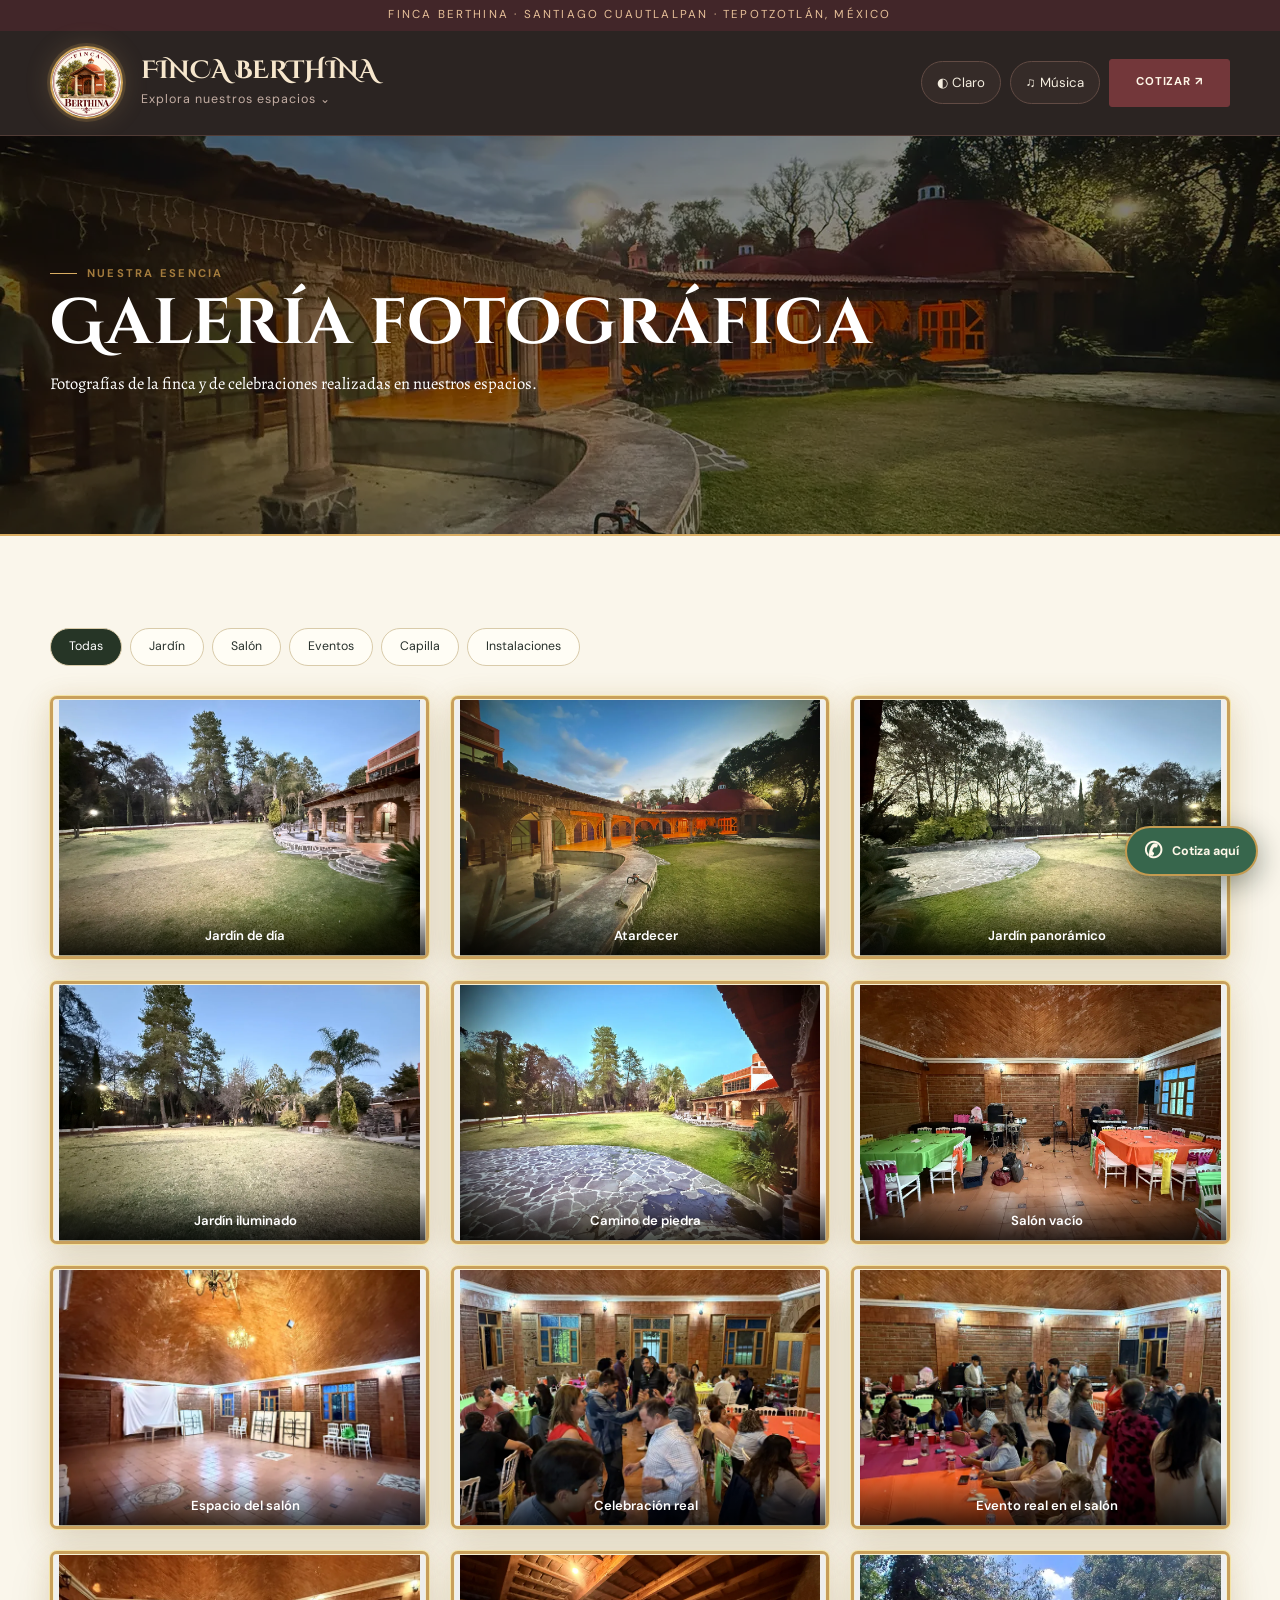
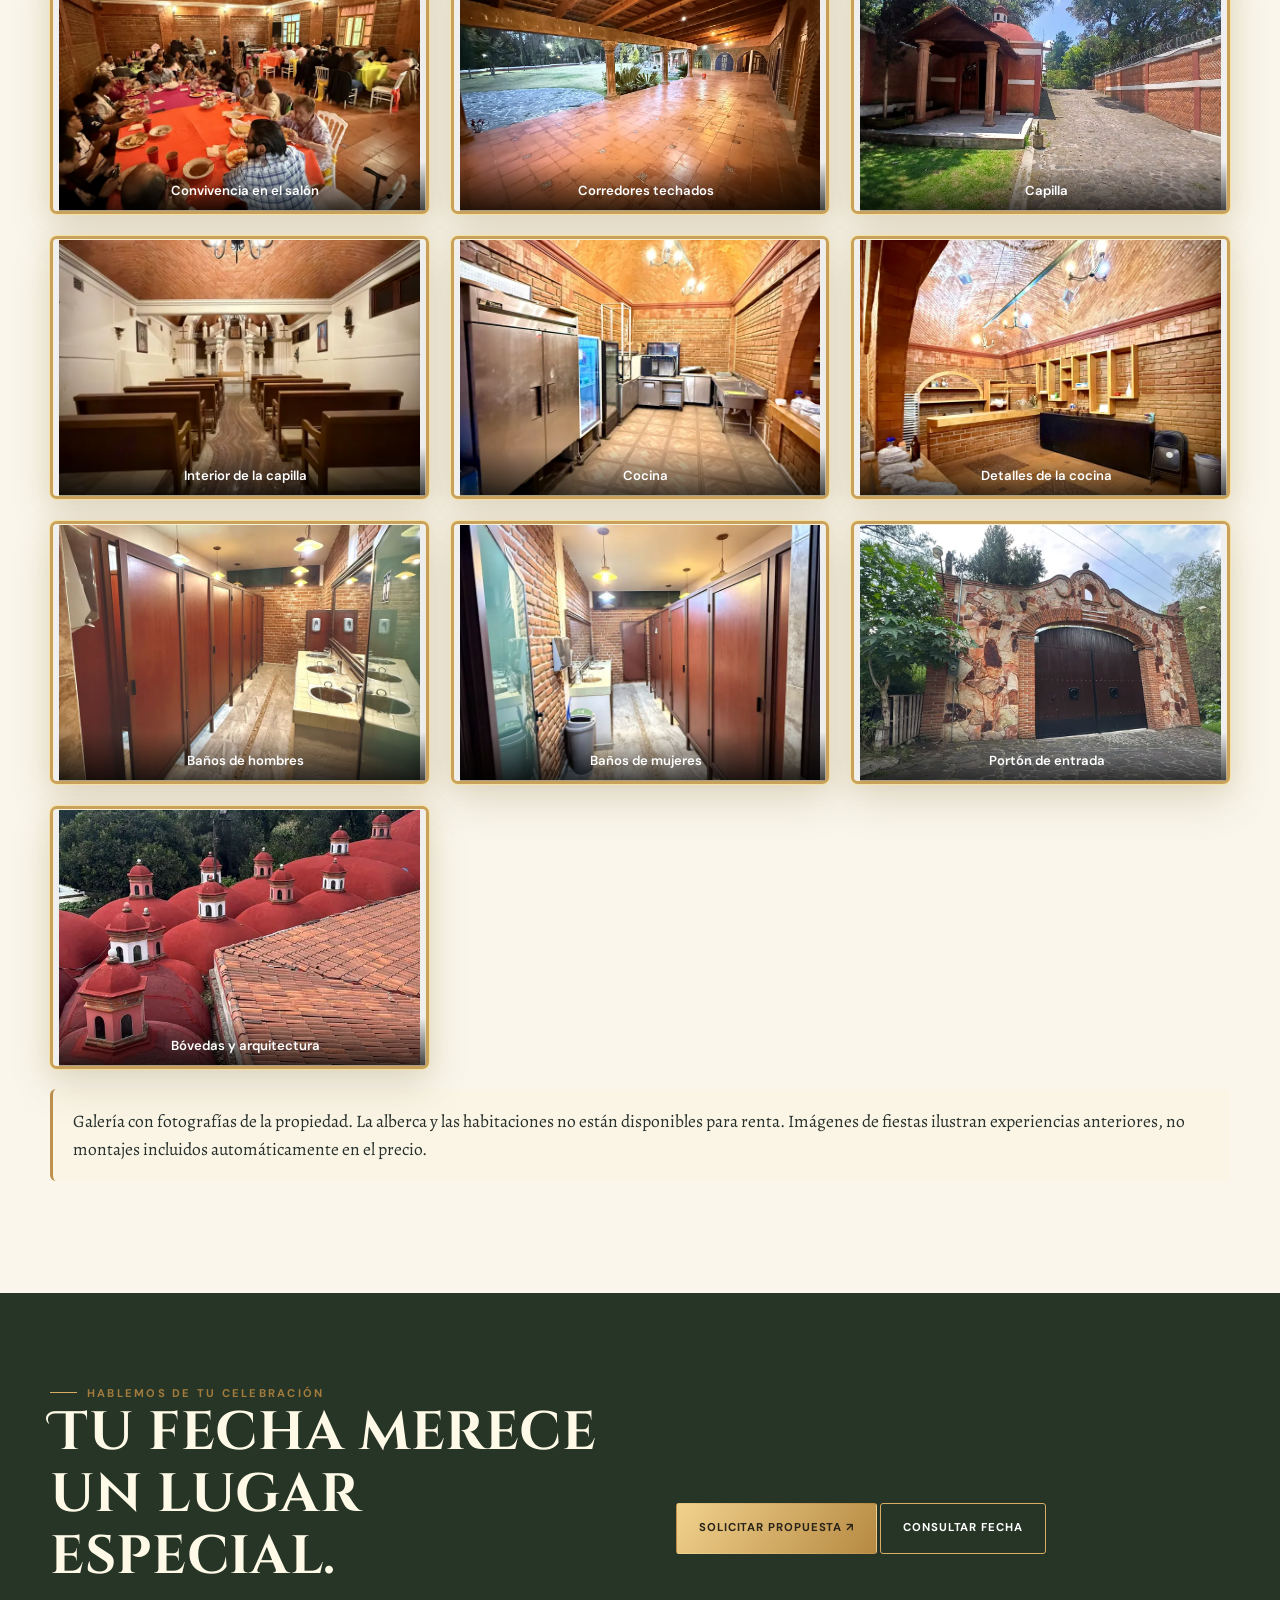
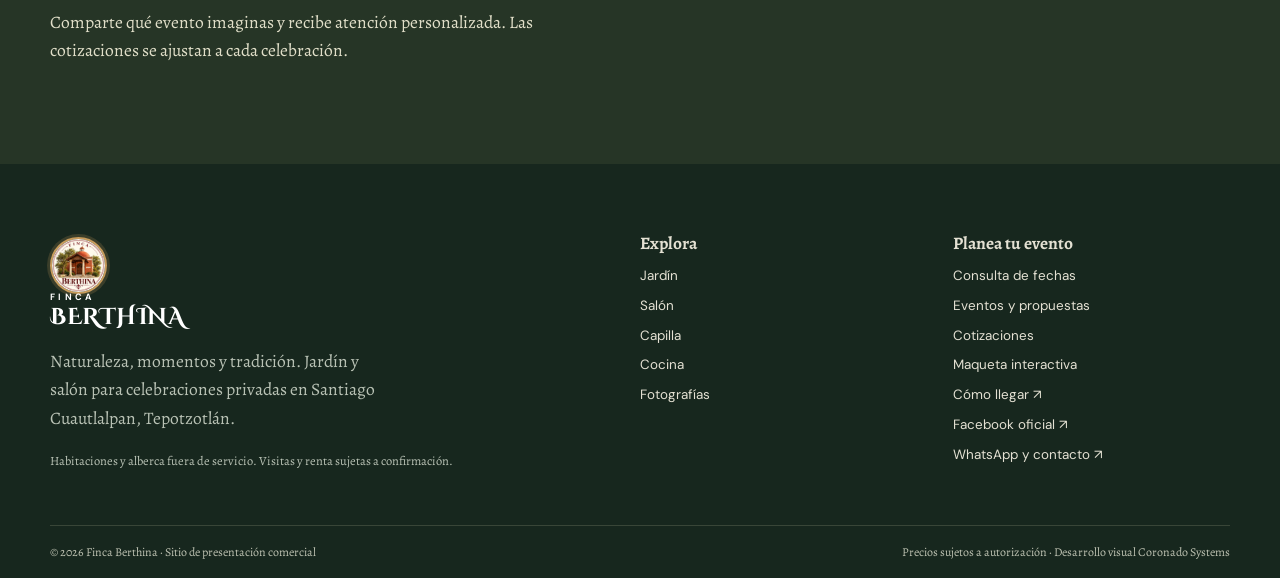
<file: galeria/index.html>
<!doctype html><html lang="es-MX"><head><meta charset="utf-8"><meta name="viewport" content="width=device-width,initial-scale=1"><meta name="theme-color" content="#263526"><meta name="description" content="Galería real de jardín, salón, eventos, capilla, cocina y servicios de Finca Berthina."><title>Galería de fotografías | Finca Berthina</title><link rel="canonical" href="https://emc-lab.github.io/Finca_Berthina_Barrera/galeria/"><link rel="icon" href="../assets/img/logo.webp"><meta property="og:title" content="Galería de fotografías | Finca Berthina"><meta property="og:description" content="Galería real de jardín, salón, eventos, capilla, cocina y servicios de Finca Berthina."><meta property="og:image" content="https://emc-lab.github.io/Finca_Berthina_Barrera/assets/img/brand_cover.webp"><meta property="og:type" content="website"><link rel="stylesheet" href="../assets/css/site.css"><script type="application/ld+json">{"@context": "https://schema.org", "@type": "EventVenue", "name": "Finca Berthina", "description": "Jardín y salón de eventos en Santiago Cuautlalpan, Tepotzotlán, México.", "address": {"@type": "PostalAddress", "streetAddress": "El Haz del Huarache, Manzana 029", "addressLocality": "Santiago Cuautlalpan", "addressRegion": "Estado de México", "postalCode": "54650", "addressCountry": "MX"}, "url": "https://emc-lab.github.io/Finca_Berthina_Barrera/", "sameAs": ["https://www.facebook.com/profile.php?id=61595462096729", "https://maps.app.goo.gl/VbFBidqk3ptWAajp6"]}</script></head><body data-root=".." data-page="galeria"><a href="#contenido" style="position:absolute;left:-9999px" onfocus="this.style.left='10px'">Saltar al contenido</a><div class="topbar">FINCA BERTHINA · SANTIAGO CUAUTLALPAN · TEPOTZOTLÁN, MÉXICO</div>
 <header class="site-header"><div class="container nav-wrap">
 <button type="button" class="brand brand-trigger" id="megaMenuTrigger" aria-label="Explorar menú de Finca Berthina" aria-controls="megaMenu" aria-expanded="false"><img src="../assets/img/logo.webp" alt="Emblema de Finca Berthina con la capilla"><span class="brand-label"><span class="brand-name">FINCA BERTHINA</span><small>Explora nuestros espacios <span aria-hidden="true">⌄</span></small></span></button>
 <div class="nav-actions"><button type="button" id="themeToggle" class="header-tool" aria-label="Cambiar modo claro u oscuro" title="Cambiar tema y activar música">◐ <span class="theme-word">Claro</span></button><button type="button" id="musicToggle" class="header-tool" aria-label="Reproducir o pausar música">♫ <span>Música</span></button><a class="btn header-quote" href="../cotizar/">COTIZAR ↗</a></div></div>
 <nav class="mega-menu" id="megaMenu" aria-label="Menú principal de Finca Berthina" hidden><div class="container"><div class="mega-title"><span class="eyebrow">TU EXPERIENCIA COMIENZA AQUÍ</span><button class="mega-close" id="megaMenuClose" type="button" aria-label="Cerrar menú">×</button></div><div class="mega-grid"><a class="mega-tile" href="../espacios/"><span class="tile-icon" aria-hidden="true">✦</span><span><strong>Espacios</strong><small>Jardín, salón, capilla y cocina</small></span><span class="tile-arr" aria-hidden="true">↗</span></a><a class="mega-tile" href="../experiencias/"><span class="tile-icon" aria-hidden="true">♡</span><span><strong>Eventos</strong><small>Ideas para tus celebraciones</small></span><span class="tile-arr" aria-hidden="true">↗</span></a><a class="mega-tile" href="../galeria/"><span class="tile-icon" aria-hidden="true">▤</span><span><strong>Galería</strong><small>Fotografías reales</small></span><span class="tile-arr" aria-hidden="true">↗</span></a><a class="mega-tile" href="../visita-3d/"><span class="tile-icon" aria-hidden="true">⌖</span><span><strong>Recorrido 3D</strong><small>Maqueta interactiva conceptual</small></span><span class="tile-arr" aria-hidden="true">↗</span></a><a class="mega-tile" href="../disponibilidad/"><span class="tile-icon" aria-hidden="true">▦</span><span><strong>Fechas</strong><small>Consulta el calendario</small></span><span class="tile-arr" aria-hidden="true">↗</span></a><a class="mega-tile" href="../cotizar/"><span class="tile-icon" aria-hidden="true">✉</span><span><strong>Cotizar</strong><small>Solicitar una propuesta</small></span><span class="tile-arr" aria-hidden="true">↗</span></a><a class="mega-tile" href="../ubicacion/"><span class="tile-icon" aria-hidden="true">↗</span><span><strong>Cómo llegar</strong><small>Calcula tu ruta desde casa</small></span><span class="tile-arr" aria-hidden="true">↗</span></a><a class="mega-tile" href="../"><span class="tile-icon" aria-hidden="true">❧</span><span><strong>La finca</strong><small>Conoce nuestra esencia</small></span><span class="tile-arr" aria-hidden="true">↗</span></a></div><div class="mega-contact"><span>¿Planeas un evento? Te ayudamos a elegir el espacio adecuado.</span><a href="../contacto/">Contactar / WhatsApp <span aria-hidden="true">↗</span></a></div></div></nav></header><main id="contenido"><section class="interior-hero"><img src="../assets/img/garden_evening.webp" alt="Galería fotográfica"><div class="container"><span class="eyebrow">Nuestra esencia</span><h1>Galería fotográfica</h1><p>Fotografías de la finca y de celebraciones realizadas en nuestros espacios.</p></div></section><section class="section"><div class="container"><div class="filterbar" id="galleryFilters"><button class="active" data-filter="todos">Todas</button><button data-filter="jardin">Jardín</button><button data-filter="salon">Salón</button><button data-filter="eventos">Eventos</button><button data-filter="capilla">Capilla</button><button data-filter="servicios">Instalaciones</button></div><div class="gallery"><button type="button" class="gallery-item photo gold" data-cat="jardin" data-zoom="../assets/img/garden_day.webp" aria-label="Ampliar Jardín de día"><img loading="lazy" src="../assets/img/garden_day.webp" alt="Jardín de día"><p>Jardín de día</p></button><button type="button" class="gallery-item photo gold" data-cat="jardin" data-zoom="../assets/img/garden_evening.webp" aria-label="Ampliar Atardecer"><img loading="lazy" src="../assets/img/garden_evening.webp" alt="Atardecer"><p>Atardecer</p></button><button type="button" class="gallery-item photo gold" data-cat="jardin" data-zoom="../assets/img/garden_lawn.webp" aria-label="Ampliar Jardín panorámico"><img loading="lazy" src="../assets/img/garden_lawn.webp" alt="Jardín panorámico"><p>Jardín panorámico</p></button><button type="button" class="gallery-item photo gold" data-cat="jardin" data-zoom="../assets/img/garden_night.webp" aria-label="Ampliar Jardín iluminado"><img loading="lazy" src="../assets/img/garden_night.webp" alt="Jardín iluminado"><p>Jardín iluminado</p></button><button type="button" class="gallery-item photo gold" data-cat="jardin" data-zoom="../assets/img/garden_path.webp" aria-label="Ampliar Camino de piedra"><img loading="lazy" src="../assets/img/garden_path.webp" alt="Camino de piedra"><p>Camino de piedra</p></button><button type="button" class="gallery-item photo gold" data-cat="salon" data-zoom="../assets/img/salon_empty2.webp" aria-label="Ampliar Salón vacío"><img loading="lazy" src="../assets/img/salon_empty2.webp" alt="Salón vacío"><p>Salón vacío</p></button><button type="button" class="gallery-item photo gold" data-cat="salon" data-zoom="../assets/img/salon_empty.webp" aria-label="Ampliar Espacio del salón"><img loading="lazy" src="../assets/img/salon_empty.webp" alt="Espacio del salón"><p>Espacio del salón</p></button><button type="button" class="gallery-item photo gold" data-cat="eventos" data-zoom="../assets/img/salon_party.webp" aria-label="Ampliar Celebración real"><img loading="lazy" src="../assets/img/salon_party.webp" alt="Celebración real"><p>Celebración real</p></button><button type="button" class="gallery-item photo gold" data-cat="eventos" data-zoom="../assets/img/salon_party2.webp" aria-label="Ampliar Evento real en el salón"><img loading="lazy" src="../assets/img/salon_party2.webp" alt="Evento real en el salón"><p>Evento real en el salón</p></button><button type="button" class="gallery-item photo gold" data-cat="eventos" data-zoom="../assets/img/salon_party3.webp" aria-label="Ampliar Convivencia en el salón"><img loading="lazy" src="../assets/img/salon_party3.webp" alt="Convivencia en el salón"><p>Convivencia en el salón</p></button><button type="button" class="gallery-item photo gold" data-cat="salon" data-zoom="../assets/img/salon_arcade.webp" aria-label="Ampliar Corredores techados"><img loading="lazy" src="../assets/img/salon_arcade.webp" alt="Corredores techados"><p>Corredores techados</p></button><button type="button" class="gallery-item photo gold" data-cat="capilla" data-zoom="../assets/img/chapel_out.webp" aria-label="Ampliar Capilla"><img loading="lazy" src="../assets/img/chapel_out.webp" alt="Capilla"><p>Capilla</p></button><button type="button" class="gallery-item photo gold" data-cat="capilla" data-zoom="../assets/img/chapel_inside.webp" aria-label="Ampliar Interior de la capilla"><img loading="lazy" src="../assets/img/chapel_inside.webp" alt="Interior de la capilla"><p>Interior de la capilla</p></button><button type="button" class="gallery-item photo gold" data-cat="servicios" data-zoom="../assets/img/cocina.webp" aria-label="Ampliar Cocina"><img loading="lazy" src="../assets/img/cocina.webp" alt="Cocina"><p>Cocina</p></button><button type="button" class="gallery-item photo gold" data-cat="servicios" data-zoom="../assets/img/cocina2.webp" aria-label="Ampliar Detalles de la cocina"><img loading="lazy" src="../assets/img/cocina2.webp" alt="Detalles de la cocina"><p>Detalles de la cocina</p></button><button type="button" class="gallery-item photo gold" data-cat="servicios" data-zoom="../assets/img/banos_h.webp" aria-label="Ampliar Baños de hombres"><img loading="lazy" src="../assets/img/banos_h.webp" alt="Baños de hombres"><p>Baños de hombres</p></button><button type="button" class="gallery-item photo gold" data-cat="servicios" data-zoom="../assets/img/banos_m.webp" aria-label="Ampliar Baños de mujeres"><img loading="lazy" src="../assets/img/banos_m.webp" alt="Baños de mujeres"><p>Baños de mujeres</p></button><button type="button" class="gallery-item photo gold" data-cat="servicios" data-zoom="../assets/img/gate.webp" aria-label="Ampliar Portón de entrada"><img loading="lazy" src="../assets/img/gate.webp" alt="Portón de entrada"><p>Portón de entrada</p></button><button type="button" class="gallery-item photo gold" data-cat="servicios" data-zoom="../assets/img/domes.webp" aria-label="Ampliar Bóvedas y arquitectura"><img loading="lazy" src="../assets/img/domes.webp" alt="Bóvedas y arquitectura"><p>Bóvedas y arquitectura</p></button></div><div class="notice">Galería con fotografías de la propiedad. La alberca y las habitaciones no están disponibles para renta. Imágenes de fiestas ilustran experiencias anteriores, no montajes incluidos automáticamente en el precio.</div></div></section></main><section class="section-cta"><div class="container two-col"><div><span class="eyebrow">Hablemos de tu celebración</span><h2>Tu fecha merece un lugar especial.</h2><p>Comparte qué evento imaginas y recibe atención personalizada. Las cotizaciones se ajustan a cada celebración.</p></div><div><a href="../cotizar/" class="btn btn-gold">Solicitar propuesta ↗</a> <a href="../disponibilidad/" class="btn btn-outline" style="color:#fff">Consultar fecha</a></div></div></section>
 <footer class="site-footer"><div class="container"><div class="footer-columns"><div><a class="brand" href="../"><img src="../assets/img/logo.webp" alt="Finca Berthina"><div class="brand-text" style="color:#fff"><small>FINCA</small>BERTHINA</div></a><p class="muted" style="max-width:330px;margin-top:20px">Naturaleza, momentos y tradición. Jardín y salón para celebraciones privadas en Santiago Cuautlalpan, Tepotzotlán.</p><p class="tiny muted">Habitaciones y alberca fuera de servicio. Visitas y renta sujetas a confirmación.</p></div><div><strong>Explora</strong><a href="../espacios/jardin/">Jardín</a><a href="../espacios/salon/">Salón</a><a href="../espacios/capilla/">Capilla</a><a href="../espacios/cocina/">Cocina</a><a href="../galeria/">Fotografías</a></div><div><strong>Planea tu evento</strong><a href="../disponibilidad/">Consulta de fechas</a><a href="../experiencias/">Eventos y propuestas</a><a href="../cotizar/">Cotizaciones</a><a href="../visita-3d/">Maqueta interactiva</a><a href="https://maps.app.goo.gl/VbFBidqk3ptWAajp6" target="_blank" rel="noopener">Cómo llegar ↗</a><a href="https://www.facebook.com/profile.php?id=61595462096729" target="_blank" rel="noopener">Facebook oficial ↗</a><a href="../contacto/">WhatsApp y contacto ↗</a></div></div><div class="footer-bottom"><span>© 2026 Finca Berthina · Sitio de presentación comercial</span><span>Precios sujetos a autorización · Desarrollo visual Coronado Systems</span></div></div></footer><div id="lightbox" class="lightbox" role="dialog" aria-label="Fotografía ampliada"><button type="button" aria-label="Cerrar imagen">×</button><img alt="Fotografía ampliada de la finca"></div><a class="contact-float" href="../contacto/" aria-label="Consultar por WhatsApp o Messenger"><span aria-hidden="true">✆</span><span class="contact-float-text">Cotiza aquí</span></a><script defer src="../assets/js/site.js"></script></body></html>
</file>
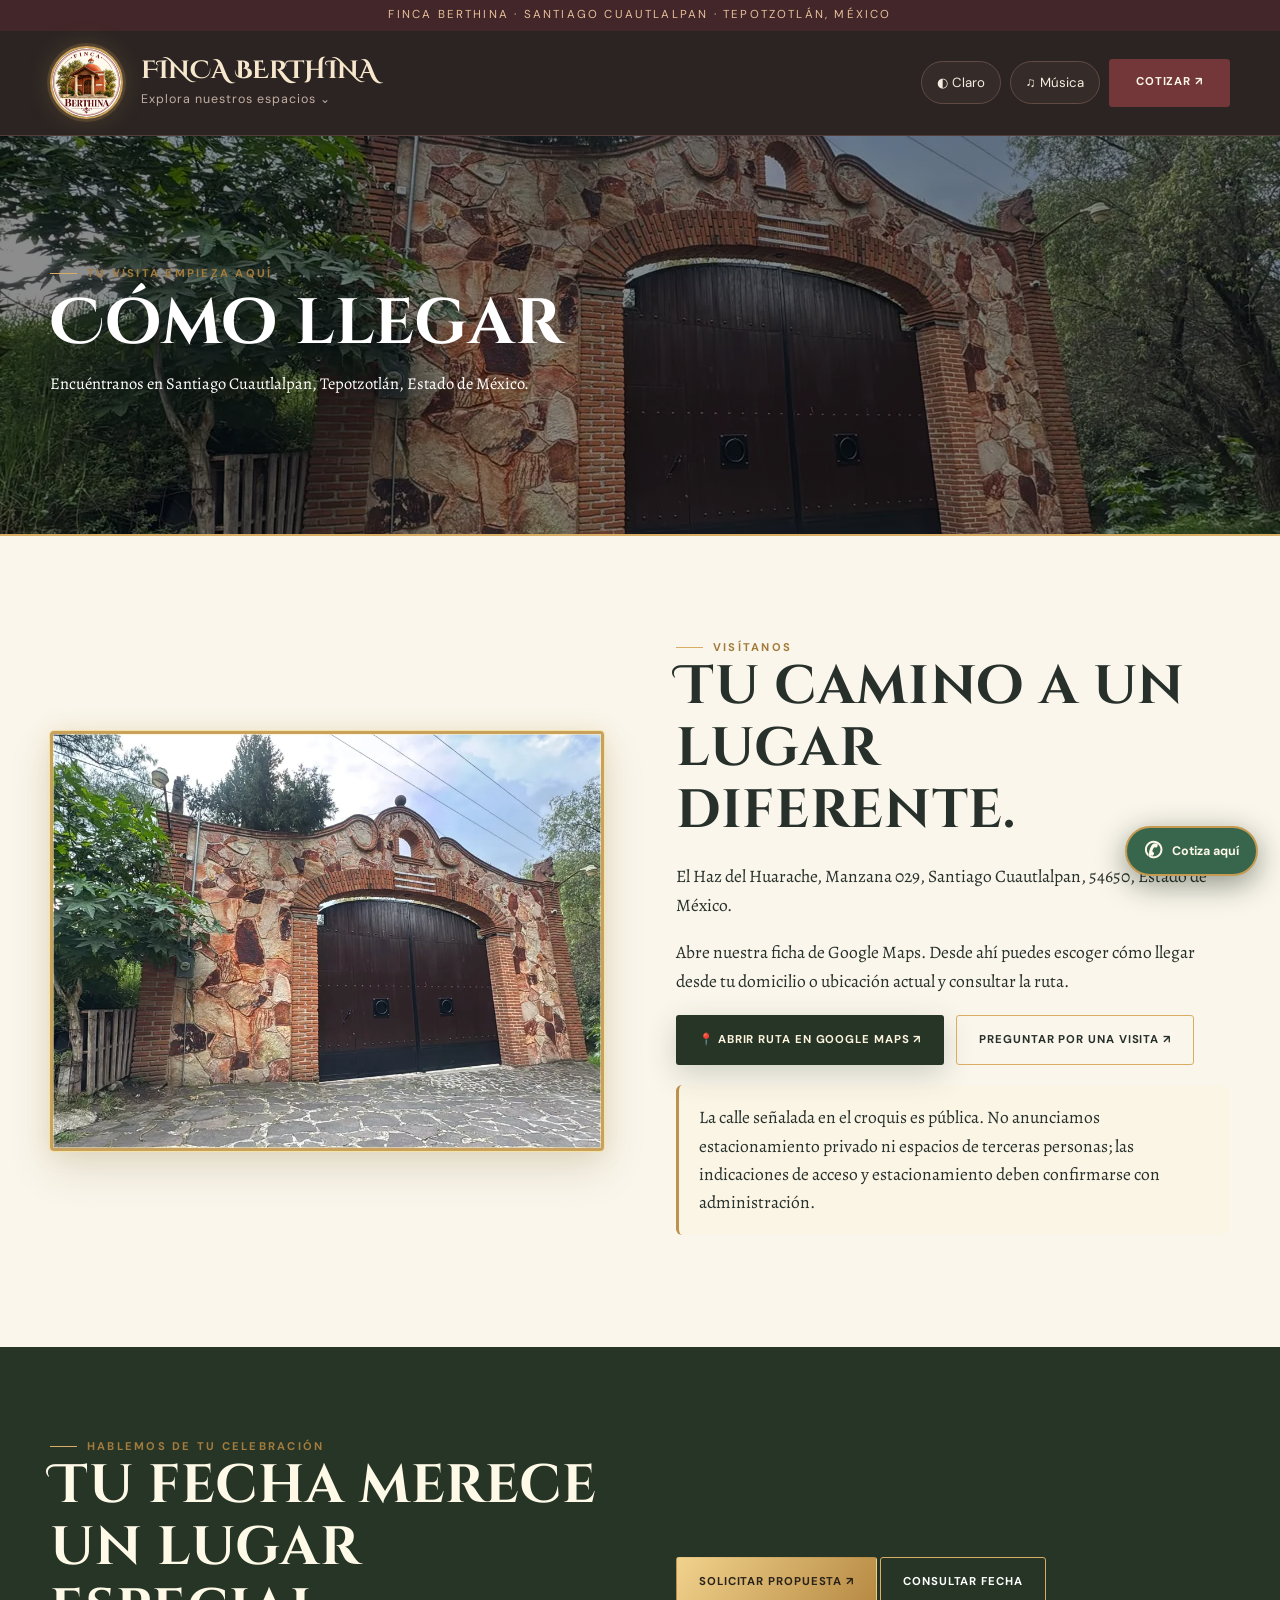
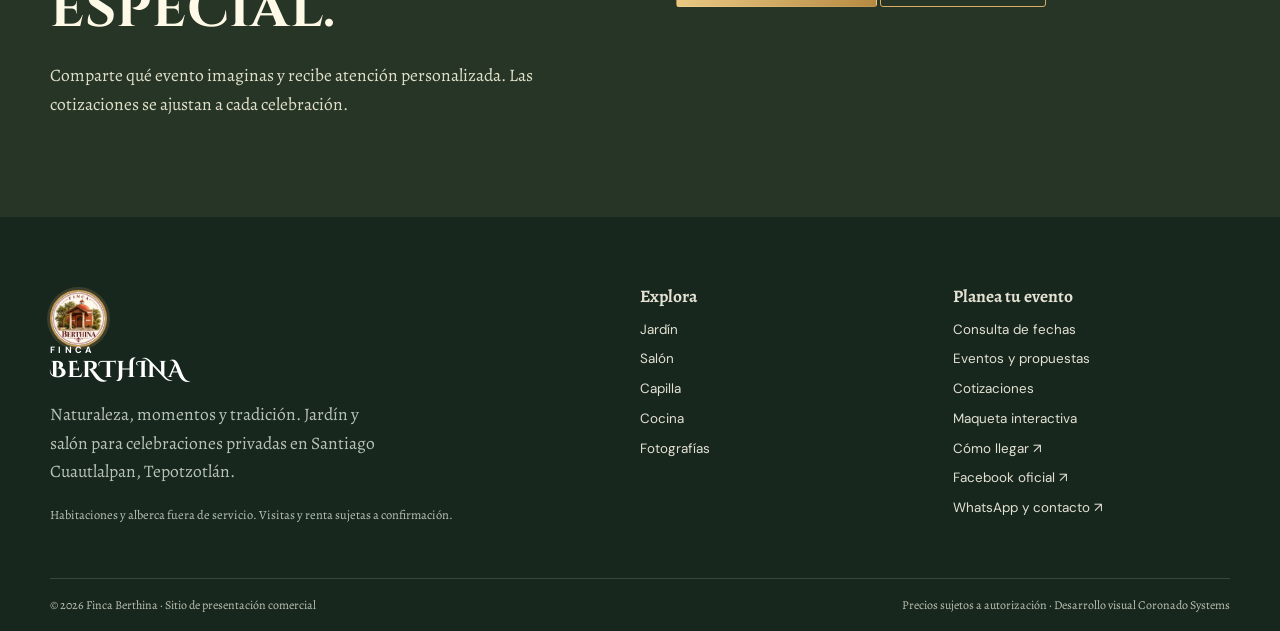
<file: ubicacion/index.html>
<!doctype html><html lang="es-MX"><head><meta charset="utf-8"><meta name="viewport" content="width=device-width,initial-scale=1"><meta name="theme-color" content="#263526"><meta name="description" content="Indicaciones desde Google Maps para llegar a Finca Berthina en Santiago Cuautlalpan, Tepotzotlán, Estado de México."><title>Cómo llegar a Finca Berthina | Finca Berthina</title><link rel="canonical" href="https://emc-lab.github.io/Finca_Berthina_Barrera/ubicacion/"><link rel="icon" href="../assets/img/logo.webp"><meta property="og:title" content="Cómo llegar a Finca Berthina | Finca Berthina"><meta property="og:description" content="Indicaciones desde Google Maps para llegar a Finca Berthina en Santiago Cuautlalpan, Tepotzotlán, Estado de México."><meta property="og:image" content="https://emc-lab.github.io/Finca_Berthina_Barrera/assets/img/brand_cover.webp"><meta property="og:type" content="website"><link rel="stylesheet" href="../assets/css/site.css"><script type="application/ld+json">{"@context": "https://schema.org", "@type": "EventVenue", "name": "Finca Berthina", "description": "Jardín y salón de eventos en Santiago Cuautlalpan, Tepotzotlán, México.", "address": {"@type": "PostalAddress", "streetAddress": "El Haz del Huarache, Manzana 029", "addressLocality": "Santiago Cuautlalpan", "addressRegion": "Estado de México", "postalCode": "54650", "addressCountry": "MX"}, "url": "https://emc-lab.github.io/Finca_Berthina_Barrera/", "sameAs": ["https://www.facebook.com/profile.php?id=61595462096729", "https://maps.app.goo.gl/VbFBidqk3ptWAajp6"]}</script></head><body data-root=".." data-page="ubicacion"><a href="#contenido" style="position:absolute;left:-9999px" onfocus="this.style.left='10px'">Saltar al contenido</a><div class="topbar">FINCA BERTHINA · SANTIAGO CUAUTLALPAN · TEPOTZOTLÁN, MÉXICO</div>
 <header class="site-header"><div class="container nav-wrap">
 <button type="button" class="brand brand-trigger" id="megaMenuTrigger" aria-label="Explorar menú de Finca Berthina" aria-controls="megaMenu" aria-expanded="false"><img src="../assets/img/logo.webp" alt="Emblema de Finca Berthina con la capilla"><span class="brand-label"><span class="brand-name">FINCA BERTHINA</span><small>Explora nuestros espacios <span aria-hidden="true">⌄</span></small></span></button>
 <div class="nav-actions"><button type="button" id="themeToggle" class="header-tool" aria-label="Cambiar modo claro u oscuro" title="Cambiar tema y activar música">◐ <span class="theme-word">Claro</span></button><button type="button" id="musicToggle" class="header-tool" aria-label="Reproducir o pausar música">♫ <span>Música</span></button><a class="btn header-quote" href="../cotizar/">COTIZAR ↗</a></div></div>
 <nav class="mega-menu" id="megaMenu" aria-label="Menú principal de Finca Berthina" hidden><div class="container"><div class="mega-title"><span class="eyebrow">TU EXPERIENCIA COMIENZA AQUÍ</span><button class="mega-close" id="megaMenuClose" type="button" aria-label="Cerrar menú">×</button></div><div class="mega-grid"><a class="mega-tile" href="../espacios/"><span class="tile-icon" aria-hidden="true">✦</span><span><strong>Espacios</strong><small>Jardín, salón, capilla y cocina</small></span><span class="tile-arr" aria-hidden="true">↗</span></a><a class="mega-tile" href="../experiencias/"><span class="tile-icon" aria-hidden="true">♡</span><span><strong>Eventos</strong><small>Ideas para tus celebraciones</small></span><span class="tile-arr" aria-hidden="true">↗</span></a><a class="mega-tile" href="../galeria/"><span class="tile-icon" aria-hidden="true">▤</span><span><strong>Galería</strong><small>Fotografías reales</small></span><span class="tile-arr" aria-hidden="true">↗</span></a><a class="mega-tile" href="../visita-3d/"><span class="tile-icon" aria-hidden="true">⌖</span><span><strong>Recorrido 3D</strong><small>Maqueta interactiva conceptual</small></span><span class="tile-arr" aria-hidden="true">↗</span></a><a class="mega-tile" href="../disponibilidad/"><span class="tile-icon" aria-hidden="true">▦</span><span><strong>Fechas</strong><small>Consulta el calendario</small></span><span class="tile-arr" aria-hidden="true">↗</span></a><a class="mega-tile" href="../cotizar/"><span class="tile-icon" aria-hidden="true">✉</span><span><strong>Cotizar</strong><small>Solicitar una propuesta</small></span><span class="tile-arr" aria-hidden="true">↗</span></a><a class="mega-tile" href="../ubicacion/"><span class="tile-icon" aria-hidden="true">↗</span><span><strong>Cómo llegar</strong><small>Calcula tu ruta desde casa</small></span><span class="tile-arr" aria-hidden="true">↗</span></a><a class="mega-tile" href="../"><span class="tile-icon" aria-hidden="true">❧</span><span><strong>La finca</strong><small>Conoce nuestra esencia</small></span><span class="tile-arr" aria-hidden="true">↗</span></a></div><div class="mega-contact"><span>¿Planeas un evento? Te ayudamos a elegir el espacio adecuado.</span><a href="../contacto/">Contactar / WhatsApp <span aria-hidden="true">↗</span></a></div></div></nav></header><main id="contenido"><section class="interior-hero"><img src="../assets/img/gate.webp" alt="Cómo llegar"><div class="container"><span class="eyebrow">Tu visita empieza aquí</span><h1>Cómo llegar</h1><p>Encuéntranos en Santiago Cuautlalpan, Tepotzotlán, Estado de México.</p></div></section><section class="section"><div class="container two-col"><div class="photo gold" style="height:420px"><img loading="lazy" src="../assets/img/gate.webp" alt="Entrada verdadera de Finca Berthina"></div><div><span class="eyebrow">Visítanos</span><h2>Tu camino a un lugar diferente.</h2><p>El Haz del Huarache, Manzana 029, Santiago Cuautlalpan, 54650, Estado de México.</p><p>Abre nuestra ficha de Google Maps. Desde ahí puedes escoger cómo llegar desde tu domicilio o ubicación actual y consultar la ruta.</p><div class="map-links"><a class="btn btn-primary" target="_blank" rel="noopener" href="https://maps.app.goo.gl/VbFBidqk3ptWAajp6">📍 Abrir ruta en Google Maps ↗</a><a class="btn btn-outline" target="_blank" rel="noopener" href="https://www.facebook.com/profile.php?id=61595462096729">Preguntar por una visita ↗</a></div><div class="notice">La calle señalada en el croquis es pública. No anunciamos estacionamiento privado ni espacios de terceras personas; las indicaciones de acceso y estacionamiento deben confirmarse con administración.</div></div></div></section></main><section class="section-cta"><div class="container two-col"><div><span class="eyebrow">Hablemos de tu celebración</span><h2>Tu fecha merece un lugar especial.</h2><p>Comparte qué evento imaginas y recibe atención personalizada. Las cotizaciones se ajustan a cada celebración.</p></div><div><a href="../cotizar/" class="btn btn-gold">Solicitar propuesta ↗</a> <a href="../disponibilidad/" class="btn btn-outline" style="color:#fff">Consultar fecha</a></div></div></section>
 <footer class="site-footer"><div class="container"><div class="footer-columns"><div><a class="brand" href="../"><img src="../assets/img/logo.webp" alt="Finca Berthina"><div class="brand-text" style="color:#fff"><small>FINCA</small>BERTHINA</div></a><p class="muted" style="max-width:330px;margin-top:20px">Naturaleza, momentos y tradición. Jardín y salón para celebraciones privadas en Santiago Cuautlalpan, Tepotzotlán.</p><p class="tiny muted">Habitaciones y alberca fuera de servicio. Visitas y renta sujetas a confirmación.</p></div><div><strong>Explora</strong><a href="../espacios/jardin/">Jardín</a><a href="../espacios/salon/">Salón</a><a href="../espacios/capilla/">Capilla</a><a href="../espacios/cocina/">Cocina</a><a href="../galeria/">Fotografías</a></div><div><strong>Planea tu evento</strong><a href="../disponibilidad/">Consulta de fechas</a><a href="../experiencias/">Eventos y propuestas</a><a href="../cotizar/">Cotizaciones</a><a href="../visita-3d/">Maqueta interactiva</a><a href="https://maps.app.goo.gl/VbFBidqk3ptWAajp6" target="_blank" rel="noopener">Cómo llegar ↗</a><a href="https://www.facebook.com/profile.php?id=61595462096729" target="_blank" rel="noopener">Facebook oficial ↗</a><a href="../contacto/">WhatsApp y contacto ↗</a></div></div><div class="footer-bottom"><span>© 2026 Finca Berthina · Sitio de presentación comercial</span><span>Precios sujetos a autorización · Desarrollo visual Coronado Systems</span></div></div></footer><div id="lightbox" class="lightbox" role="dialog" aria-label="Fotografía ampliada"><button type="button" aria-label="Cerrar imagen">×</button><img alt="Fotografía ampliada de la finca"></div><a class="contact-float" href="../contacto/" aria-label="Consultar por WhatsApp o Messenger"><span aria-hidden="true">✆</span><span class="contact-float-text">Cotiza aquí</span></a><script defer src="../assets/js/site.js"></script></body></html>
</file>
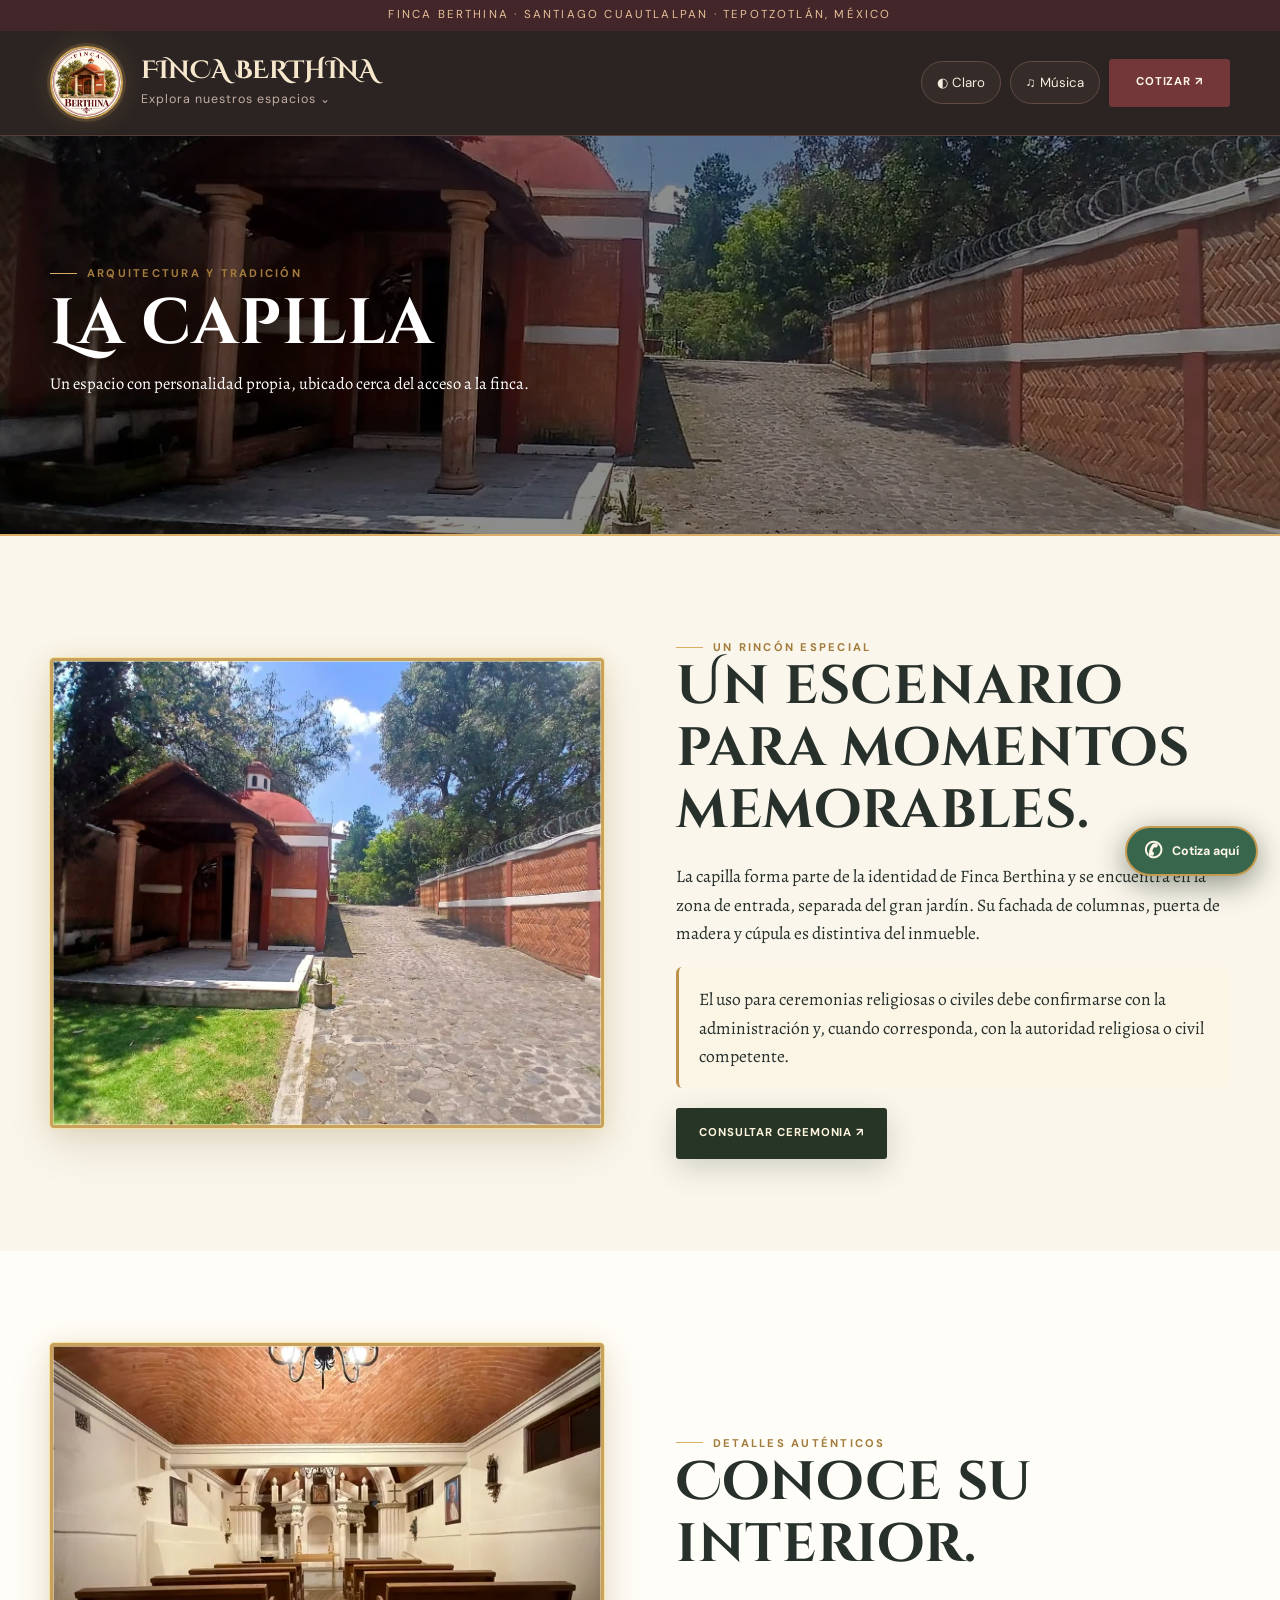
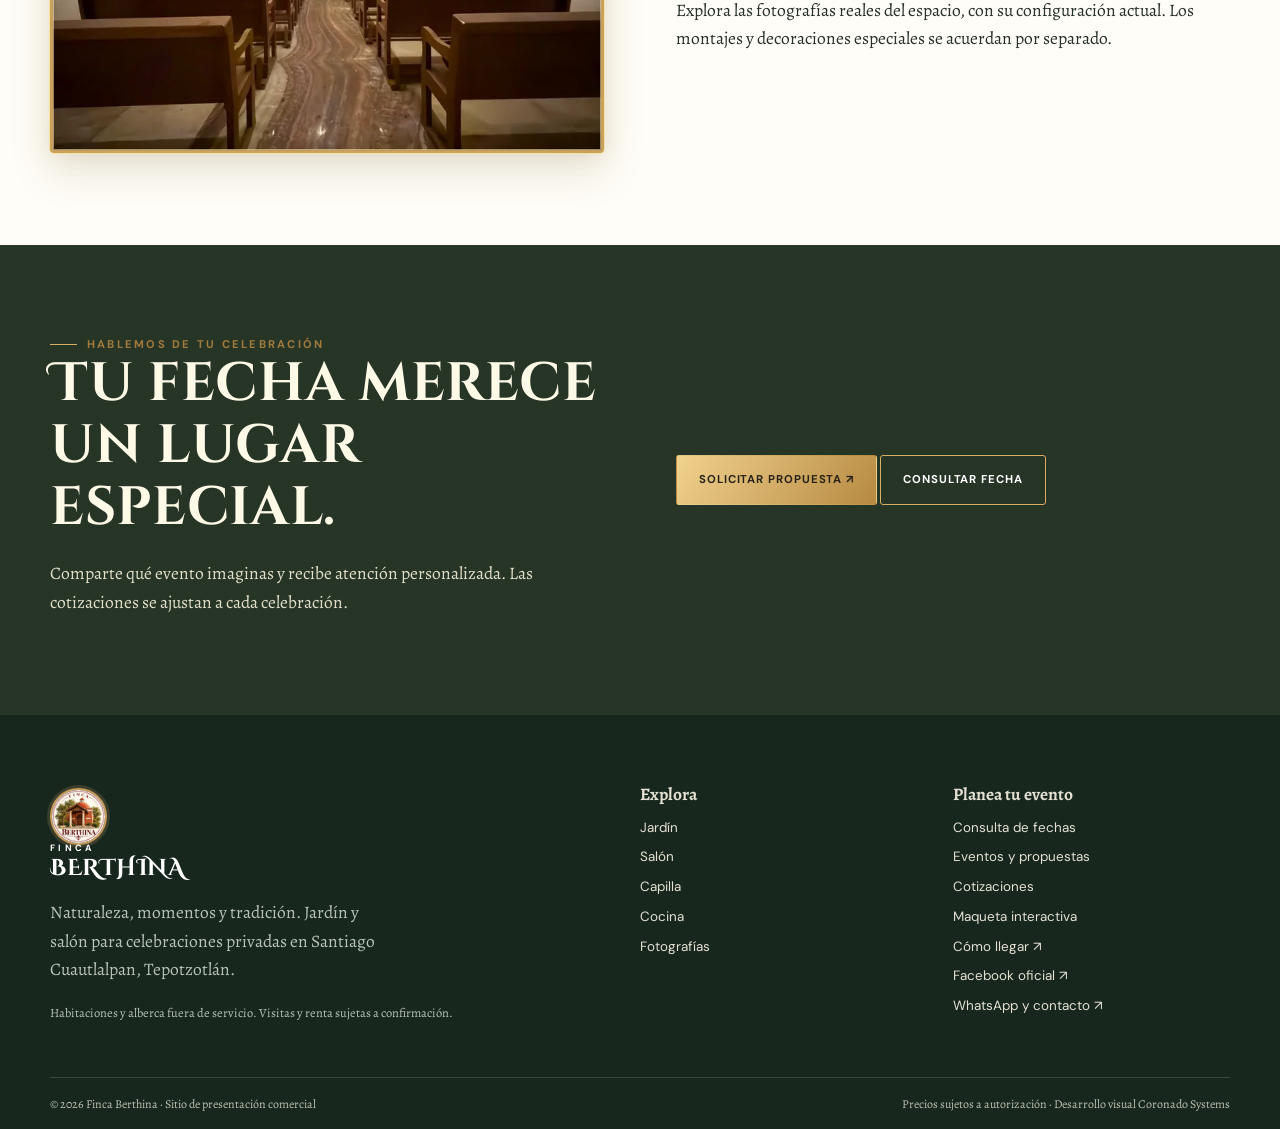
<file: espacios/capilla/index.html>
<!doctype html><html lang="es-MX"><head><meta charset="utf-8"><meta name="viewport" content="width=device-width,initial-scale=1"><meta name="theme-color" content="#263526"><meta name="description" content="Conoce la capilla de Finca Berthina y consulta opciones para ceremonias."><title>Capilla | Finca Berthina</title><link rel="canonical" href="https://emc-lab.github.io/Finca_Berthina_Barrera/espacios/capilla/"><link rel="icon" href="../../assets/img/logo.webp"><meta property="og:title" content="Capilla | Finca Berthina"><meta property="og:description" content="Conoce la capilla de Finca Berthina y consulta opciones para ceremonias."><meta property="og:image" content="https://emc-lab.github.io/Finca_Berthina_Barrera/assets/img/brand_cover.webp"><meta property="og:type" content="website"><link rel="stylesheet" href="../../assets/css/site.css"><script type="application/ld+json">{"@context": "https://schema.org", "@type": "EventVenue", "name": "Finca Berthina", "description": "Jardín y salón de eventos en Santiago Cuautlalpan, Tepotzotlán, México.", "address": {"@type": "PostalAddress", "streetAddress": "El Haz del Huarache, Manzana 029", "addressLocality": "Santiago Cuautlalpan", "addressRegion": "Estado de México", "postalCode": "54650", "addressCountry": "MX"}, "url": "https://emc-lab.github.io/Finca_Berthina_Barrera/", "sameAs": ["https://www.facebook.com/profile.php?id=61595462096729", "https://maps.app.goo.gl/VbFBidqk3ptWAajp6"]}</script></head><body data-root="../.." data-page="espacios/capilla"><a href="#contenido" style="position:absolute;left:-9999px" onfocus="this.style.left='10px'">Saltar al contenido</a><div class="topbar">FINCA BERTHINA · SANTIAGO CUAUTLALPAN · TEPOTZOTLÁN, MÉXICO</div>
 <header class="site-header"><div class="container nav-wrap">
 <button type="button" class="brand brand-trigger" id="megaMenuTrigger" aria-label="Explorar menú de Finca Berthina" aria-controls="megaMenu" aria-expanded="false"><img src="../../assets/img/logo.webp" alt="Emblema de Finca Berthina con la capilla"><span class="brand-label"><span class="brand-name">FINCA BERTHINA</span><small>Explora nuestros espacios <span aria-hidden="true">⌄</span></small></span></button>
 <div class="nav-actions"><button type="button" id="themeToggle" class="header-tool" aria-label="Cambiar modo claro u oscuro" title="Cambiar tema y activar música">◐ <span class="theme-word">Claro</span></button><button type="button" id="musicToggle" class="header-tool" aria-label="Reproducir o pausar música">♫ <span>Música</span></button><a class="btn header-quote" href="../../cotizar/">COTIZAR ↗</a></div></div>
 <nav class="mega-menu" id="megaMenu" aria-label="Menú principal de Finca Berthina" hidden><div class="container"><div class="mega-title"><span class="eyebrow">TU EXPERIENCIA COMIENZA AQUÍ</span><button class="mega-close" id="megaMenuClose" type="button" aria-label="Cerrar menú">×</button></div><div class="mega-grid"><a class="mega-tile" href="../../espacios/"><span class="tile-icon" aria-hidden="true">✦</span><span><strong>Espacios</strong><small>Jardín, salón, capilla y cocina</small></span><span class="tile-arr" aria-hidden="true">↗</span></a><a class="mega-tile" href="../../experiencias/"><span class="tile-icon" aria-hidden="true">♡</span><span><strong>Eventos</strong><small>Ideas para tus celebraciones</small></span><span class="tile-arr" aria-hidden="true">↗</span></a><a class="mega-tile" href="../../galeria/"><span class="tile-icon" aria-hidden="true">▤</span><span><strong>Galería</strong><small>Fotografías reales</small></span><span class="tile-arr" aria-hidden="true">↗</span></a><a class="mega-tile" href="../../visita-3d/"><span class="tile-icon" aria-hidden="true">⌖</span><span><strong>Recorrido 3D</strong><small>Maqueta interactiva conceptual</small></span><span class="tile-arr" aria-hidden="true">↗</span></a><a class="mega-tile" href="../../disponibilidad/"><span class="tile-icon" aria-hidden="true">▦</span><span><strong>Fechas</strong><small>Consulta el calendario</small></span><span class="tile-arr" aria-hidden="true">↗</span></a><a class="mega-tile" href="../../cotizar/"><span class="tile-icon" aria-hidden="true">✉</span><span><strong>Cotizar</strong><small>Solicitar una propuesta</small></span><span class="tile-arr" aria-hidden="true">↗</span></a><a class="mega-tile" href="../../ubicacion/"><span class="tile-icon" aria-hidden="true">↗</span><span><strong>Cómo llegar</strong><small>Calcula tu ruta desde casa</small></span><span class="tile-arr" aria-hidden="true">↗</span></a><a class="mega-tile" href="../../"><span class="tile-icon" aria-hidden="true">❧</span><span><strong>La finca</strong><small>Conoce nuestra esencia</small></span><span class="tile-arr" aria-hidden="true">↗</span></a></div><div class="mega-contact"><span>¿Planeas un evento? Te ayudamos a elegir el espacio adecuado.</span><a href="../../contacto/">Contactar / WhatsApp <span aria-hidden="true">↗</span></a></div></div></nav></header><main id="contenido"><section class="interior-hero"><img src="../../assets/img/chapel_out.webp" alt="La capilla"><div class="container"><span class="eyebrow">Arquitectura y tradición</span><h1>La capilla</h1><p>Un espacio con personalidad propia, ubicado cerca del acceso a la finca.</p></div></section><section class="section"><div class="container two-col"><div class="photo gold" style="height:470px"><img loading="lazy" src="../../assets/img/chapel_out.webp" alt="Capilla en la entrada"></div><div><span class="eyebrow">Un rincón especial</span><h2>Un escenario para momentos memorables.</h2><p>La capilla forma parte de la identidad de Finca Berthina y se encuentra en la zona de entrada, separada del gran jardín. Su fachada de columnas, puerta de madera y cúpula es distintiva del inmueble.</p><div class="notice">El uso para ceremonias religiosas o civiles debe confirmarse con la administración y, cuando corresponda, con la autoridad religiosa o civil competente.</div><a href="../../cotizar/" class="btn btn-primary">Consultar ceremonia ↗</a></div></div></section><section class="section tinted"><div class="container two-col"><div class="photo gold" style="height:410px"><img loading="lazy" src="../../assets/img/chapel_inside.webp" alt="Interior real de la capilla"></div><div><span class="eyebrow">Detalles auténticos</span><h2>Conoce su interior.</h2><p>Explora las fotografías reales del espacio, con su configuración actual. Los montajes y decoraciones especiales se acuerdan por separado.</p></div></div></section></main><section class="section-cta"><div class="container two-col"><div><span class="eyebrow">Hablemos de tu celebración</span><h2>Tu fecha merece un lugar especial.</h2><p>Comparte qué evento imaginas y recibe atención personalizada. Las cotizaciones se ajustan a cada celebración.</p></div><div><a href="../../cotizar/" class="btn btn-gold">Solicitar propuesta ↗</a> <a href="../../disponibilidad/" class="btn btn-outline" style="color:#fff">Consultar fecha</a></div></div></section>
 <footer class="site-footer"><div class="container"><div class="footer-columns"><div><a class="brand" href="../../"><img src="../../assets/img/logo.webp" alt="Finca Berthina"><div class="brand-text" style="color:#fff"><small>FINCA</small>BERTHINA</div></a><p class="muted" style="max-width:330px;margin-top:20px">Naturaleza, momentos y tradición. Jardín y salón para celebraciones privadas en Santiago Cuautlalpan, Tepotzotlán.</p><p class="tiny muted">Habitaciones y alberca fuera de servicio. Visitas y renta sujetas a confirmación.</p></div><div><strong>Explora</strong><a href="../../espacios/jardin/">Jardín</a><a href="../../espacios/salon/">Salón</a><a href="../../espacios/capilla/">Capilla</a><a href="../../espacios/cocina/">Cocina</a><a href="../../galeria/">Fotografías</a></div><div><strong>Planea tu evento</strong><a href="../../disponibilidad/">Consulta de fechas</a><a href="../../experiencias/">Eventos y propuestas</a><a href="../../cotizar/">Cotizaciones</a><a href="../../visita-3d/">Maqueta interactiva</a><a href="https://maps.app.goo.gl/VbFBidqk3ptWAajp6" target="_blank" rel="noopener">Cómo llegar ↗</a><a href="https://www.facebook.com/profile.php?id=61595462096729" target="_blank" rel="noopener">Facebook oficial ↗</a><a href="../../contacto/">WhatsApp y contacto ↗</a></div></div><div class="footer-bottom"><span>© 2026 Finca Berthina · Sitio de presentación comercial</span><span>Precios sujetos a autorización · Desarrollo visual Coronado Systems</span></div></div></footer><div id="lightbox" class="lightbox" role="dialog" aria-label="Fotografía ampliada"><button type="button" aria-label="Cerrar imagen">×</button><img alt="Fotografía ampliada de la finca"></div><a class="contact-float" href="../../contacto/" aria-label="Consultar por WhatsApp o Messenger"><span aria-hidden="true">✆</span><span class="contact-float-text">Cotiza aquí</span></a><script defer src="../../assets/js/site.js"></script></body></html>
</file>
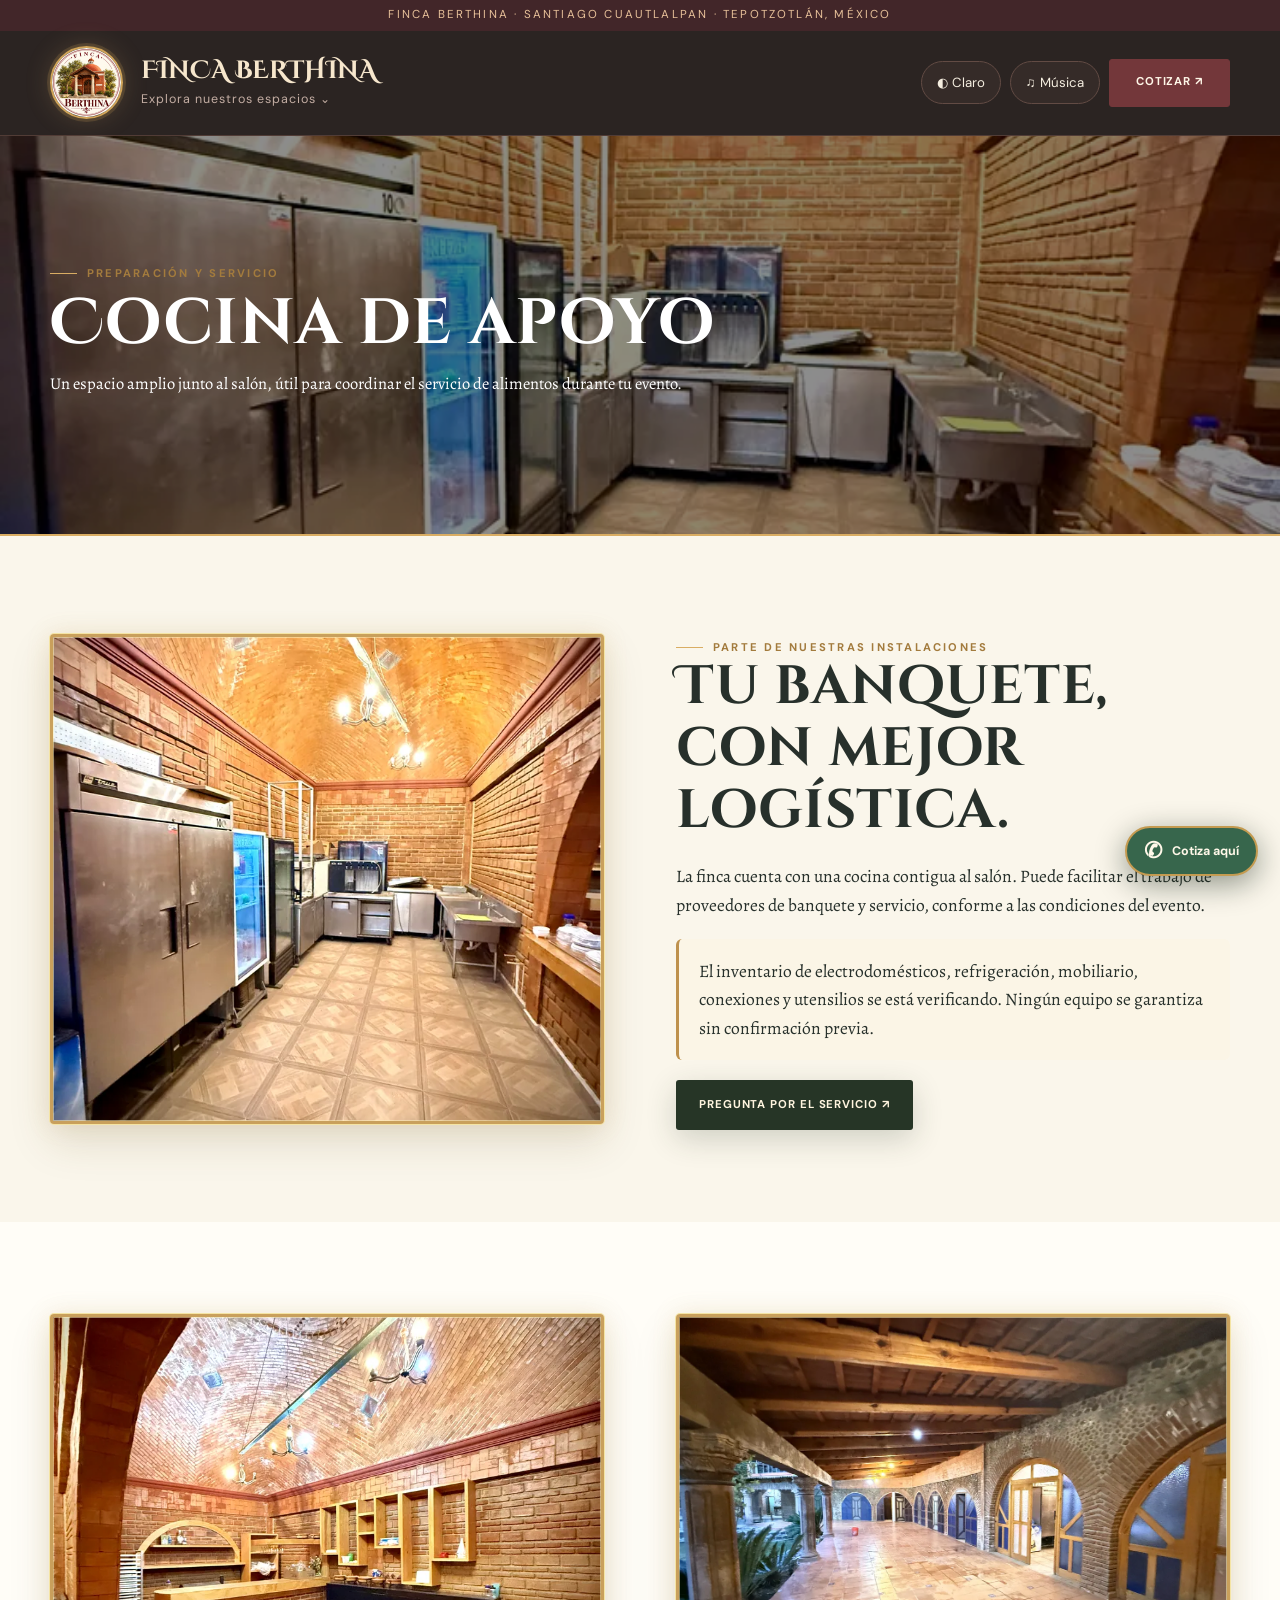
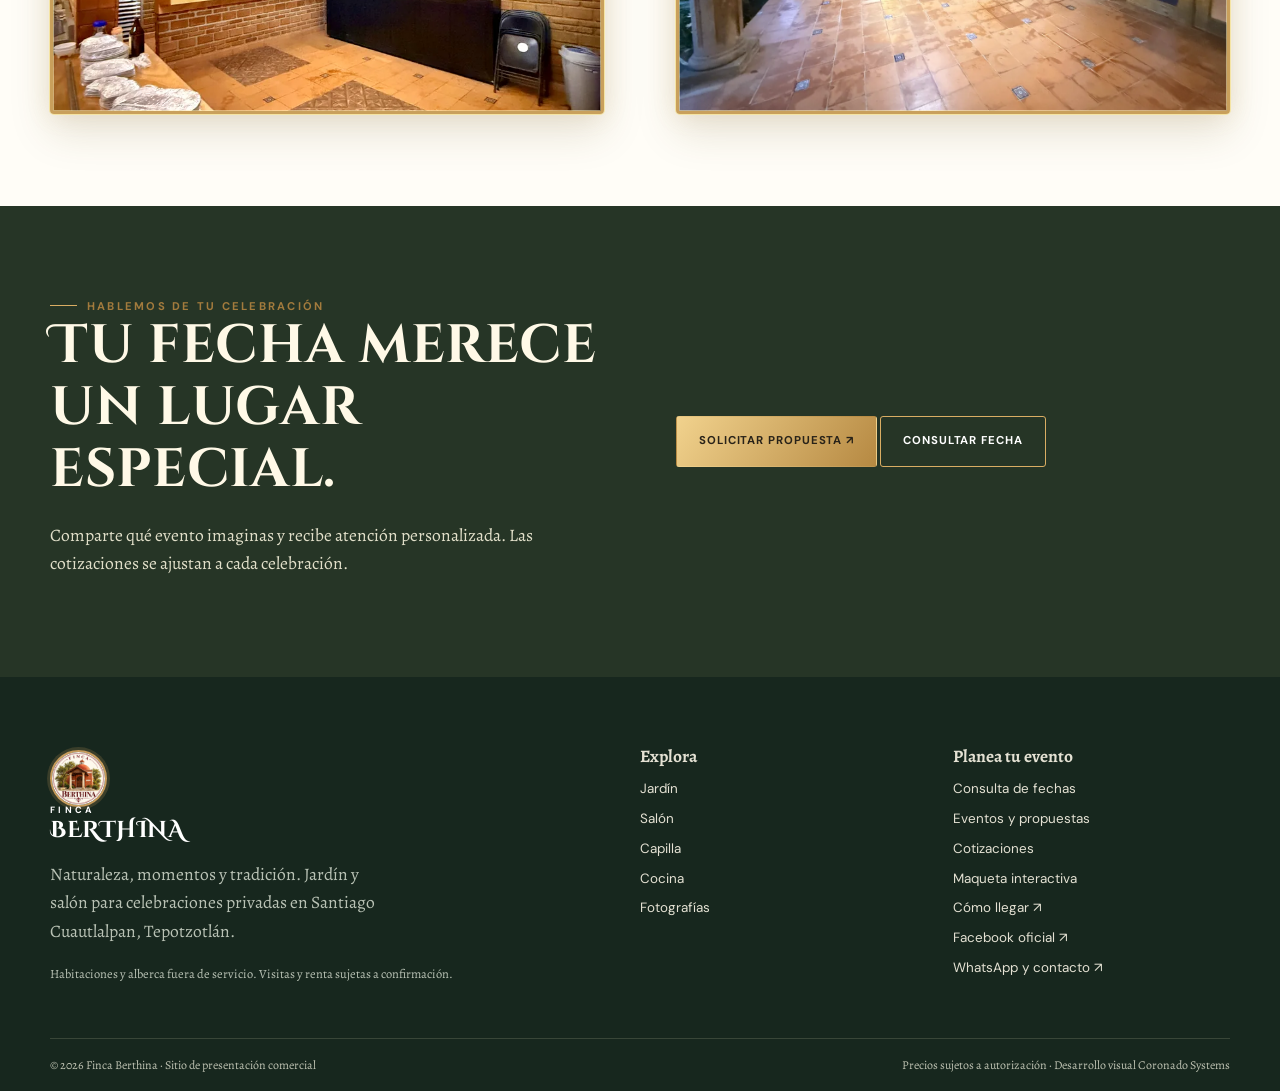
<file: espacios/cocina/index.html>
<!doctype html><html lang="es-MX"><head><meta charset="utf-8"><meta name="viewport" content="width=device-width,initial-scale=1"><meta name="theme-color" content="#263526"><meta name="description" content="Espacio de cocina junto al salón para apoyar el servicio de alimentos durante celebraciones."><title>Cocina de apoyo | Finca Berthina</title><link rel="canonical" href="https://emc-lab.github.io/Finca_Berthina_Barrera/espacios/cocina/"><link rel="icon" href="../../assets/img/logo.webp"><meta property="og:title" content="Cocina de apoyo | Finca Berthina"><meta property="og:description" content="Espacio de cocina junto al salón para apoyar el servicio de alimentos durante celebraciones."><meta property="og:image" content="https://emc-lab.github.io/Finca_Berthina_Barrera/assets/img/brand_cover.webp"><meta property="og:type" content="website"><link rel="stylesheet" href="../../assets/css/site.css"><script type="application/ld+json">{"@context": "https://schema.org", "@type": "EventVenue", "name": "Finca Berthina", "description": "Jardín y salón de eventos en Santiago Cuautlalpan, Tepotzotlán, México.", "address": {"@type": "PostalAddress", "streetAddress": "El Haz del Huarache, Manzana 029", "addressLocality": "Santiago Cuautlalpan", "addressRegion": "Estado de México", "postalCode": "54650", "addressCountry": "MX"}, "url": "https://emc-lab.github.io/Finca_Berthina_Barrera/", "sameAs": ["https://www.facebook.com/profile.php?id=61595462096729", "https://maps.app.goo.gl/VbFBidqk3ptWAajp6"]}</script></head><body data-root="../.." data-page="espacios/cocina"><a href="#contenido" style="position:absolute;left:-9999px" onfocus="this.style.left='10px'">Saltar al contenido</a><div class="topbar">FINCA BERTHINA · SANTIAGO CUAUTLALPAN · TEPOTZOTLÁN, MÉXICO</div>
 <header class="site-header"><div class="container nav-wrap">
 <button type="button" class="brand brand-trigger" id="megaMenuTrigger" aria-label="Explorar menú de Finca Berthina" aria-controls="megaMenu" aria-expanded="false"><img src="../../assets/img/logo.webp" alt="Emblema de Finca Berthina con la capilla"><span class="brand-label"><span class="brand-name">FINCA BERTHINA</span><small>Explora nuestros espacios <span aria-hidden="true">⌄</span></small></span></button>
 <div class="nav-actions"><button type="button" id="themeToggle" class="header-tool" aria-label="Cambiar modo claro u oscuro" title="Cambiar tema y activar música">◐ <span class="theme-word">Claro</span></button><button type="button" id="musicToggle" class="header-tool" aria-label="Reproducir o pausar música">♫ <span>Música</span></button><a class="btn header-quote" href="../../cotizar/">COTIZAR ↗</a></div></div>
 <nav class="mega-menu" id="megaMenu" aria-label="Menú principal de Finca Berthina" hidden><div class="container"><div class="mega-title"><span class="eyebrow">TU EXPERIENCIA COMIENZA AQUÍ</span><button class="mega-close" id="megaMenuClose" type="button" aria-label="Cerrar menú">×</button></div><div class="mega-grid"><a class="mega-tile" href="../../espacios/"><span class="tile-icon" aria-hidden="true">✦</span><span><strong>Espacios</strong><small>Jardín, salón, capilla y cocina</small></span><span class="tile-arr" aria-hidden="true">↗</span></a><a class="mega-tile" href="../../experiencias/"><span class="tile-icon" aria-hidden="true">♡</span><span><strong>Eventos</strong><small>Ideas para tus celebraciones</small></span><span class="tile-arr" aria-hidden="true">↗</span></a><a class="mega-tile" href="../../galeria/"><span class="tile-icon" aria-hidden="true">▤</span><span><strong>Galería</strong><small>Fotografías reales</small></span><span class="tile-arr" aria-hidden="true">↗</span></a><a class="mega-tile" href="../../visita-3d/"><span class="tile-icon" aria-hidden="true">⌖</span><span><strong>Recorrido 3D</strong><small>Maqueta interactiva conceptual</small></span><span class="tile-arr" aria-hidden="true">↗</span></a><a class="mega-tile" href="../../disponibilidad/"><span class="tile-icon" aria-hidden="true">▦</span><span><strong>Fechas</strong><small>Consulta el calendario</small></span><span class="tile-arr" aria-hidden="true">↗</span></a><a class="mega-tile" href="../../cotizar/"><span class="tile-icon" aria-hidden="true">✉</span><span><strong>Cotizar</strong><small>Solicitar una propuesta</small></span><span class="tile-arr" aria-hidden="true">↗</span></a><a class="mega-tile" href="../../ubicacion/"><span class="tile-icon" aria-hidden="true">↗</span><span><strong>Cómo llegar</strong><small>Calcula tu ruta desde casa</small></span><span class="tile-arr" aria-hidden="true">↗</span></a><a class="mega-tile" href="../../"><span class="tile-icon" aria-hidden="true">❧</span><span><strong>La finca</strong><small>Conoce nuestra esencia</small></span><span class="tile-arr" aria-hidden="true">↗</span></a></div><div class="mega-contact"><span>¿Planeas un evento? Te ayudamos a elegir el espacio adecuado.</span><a href="../../contacto/">Contactar / WhatsApp <span aria-hidden="true">↗</span></a></div></div></nav></header><main id="contenido"><section class="interior-hero"><img src="../../assets/img/cocina.webp" alt="Cocina de apoyo"><div class="container"><span class="eyebrow">Preparación y servicio</span><h1>Cocina de apoyo</h1><p>Un espacio amplio junto al salón, útil para coordinar el servicio de alimentos durante tu evento.</p></div></section><section class="section"><div class="container two-col"><div class="photo gold" style="height:490px"><img loading="lazy" src="../../assets/img/cocina.webp" alt="Cocina real de la finca"></div><div><span class="eyebrow">Parte de nuestras instalaciones</span><h2>Tu banquete, con mejor logística.</h2><p>La finca cuenta con una cocina contigua al salón. Puede facilitar el trabajo de proveedores de banquete y servicio, conforme a las condiciones del evento.</p><div class="notice">El inventario de electrodomésticos, refrigeración, mobiliario, conexiones y utensilios se está verificando. Ningún equipo se garantiza sin confirmación previa.</div><a href="../../cotizar/" class="btn btn-primary">Pregunta por el servicio ↗</a></div></div></section><section class="section tinted"><div class="container two-col"><div class="photo gold" style="height:400px"><img loading="lazy" src="../../assets/img/cocina2.webp" alt="Segunda vista de la cocina"></div><div class="photo gold" style="height:400px"><img loading="lazy" src="../../assets/img/salon_corridor.webp" alt="Pasillo con accesos a cocina y salón"></div></div></section></main><section class="section-cta"><div class="container two-col"><div><span class="eyebrow">Hablemos de tu celebración</span><h2>Tu fecha merece un lugar especial.</h2><p>Comparte qué evento imaginas y recibe atención personalizada. Las cotizaciones se ajustan a cada celebración.</p></div><div><a href="../../cotizar/" class="btn btn-gold">Solicitar propuesta ↗</a> <a href="../../disponibilidad/" class="btn btn-outline" style="color:#fff">Consultar fecha</a></div></div></section>
 <footer class="site-footer"><div class="container"><div class="footer-columns"><div><a class="brand" href="../../"><img src="../../assets/img/logo.webp" alt="Finca Berthina"><div class="brand-text" style="color:#fff"><small>FINCA</small>BERTHINA</div></a><p class="muted" style="max-width:330px;margin-top:20px">Naturaleza, momentos y tradición. Jardín y salón para celebraciones privadas en Santiago Cuautlalpan, Tepotzotlán.</p><p class="tiny muted">Habitaciones y alberca fuera de servicio. Visitas y renta sujetas a confirmación.</p></div><div><strong>Explora</strong><a href="../../espacios/jardin/">Jardín</a><a href="../../espacios/salon/">Salón</a><a href="../../espacios/capilla/">Capilla</a><a href="../../espacios/cocina/">Cocina</a><a href="../../galeria/">Fotografías</a></div><div><strong>Planea tu evento</strong><a href="../../disponibilidad/">Consulta de fechas</a><a href="../../experiencias/">Eventos y propuestas</a><a href="../../cotizar/">Cotizaciones</a><a href="../../visita-3d/">Maqueta interactiva</a><a href="https://maps.app.goo.gl/VbFBidqk3ptWAajp6" target="_blank" rel="noopener">Cómo llegar ↗</a><a href="https://www.facebook.com/profile.php?id=61595462096729" target="_blank" rel="noopener">Facebook oficial ↗</a><a href="../../contacto/">WhatsApp y contacto ↗</a></div></div><div class="footer-bottom"><span>© 2026 Finca Berthina · Sitio de presentación comercial</span><span>Precios sujetos a autorización · Desarrollo visual Coronado Systems</span></div></div></footer><div id="lightbox" class="lightbox" role="dialog" aria-label="Fotografía ampliada"><button type="button" aria-label="Cerrar imagen">×</button><img alt="Fotografía ampliada de la finca"></div><a class="contact-float" href="../../contacto/" aria-label="Consultar por WhatsApp o Messenger"><span aria-hidden="true">✆</span><span class="contact-float-text">Cotiza aquí</span></a><script defer src="../../assets/js/site.js"></script></body></html>
</file>
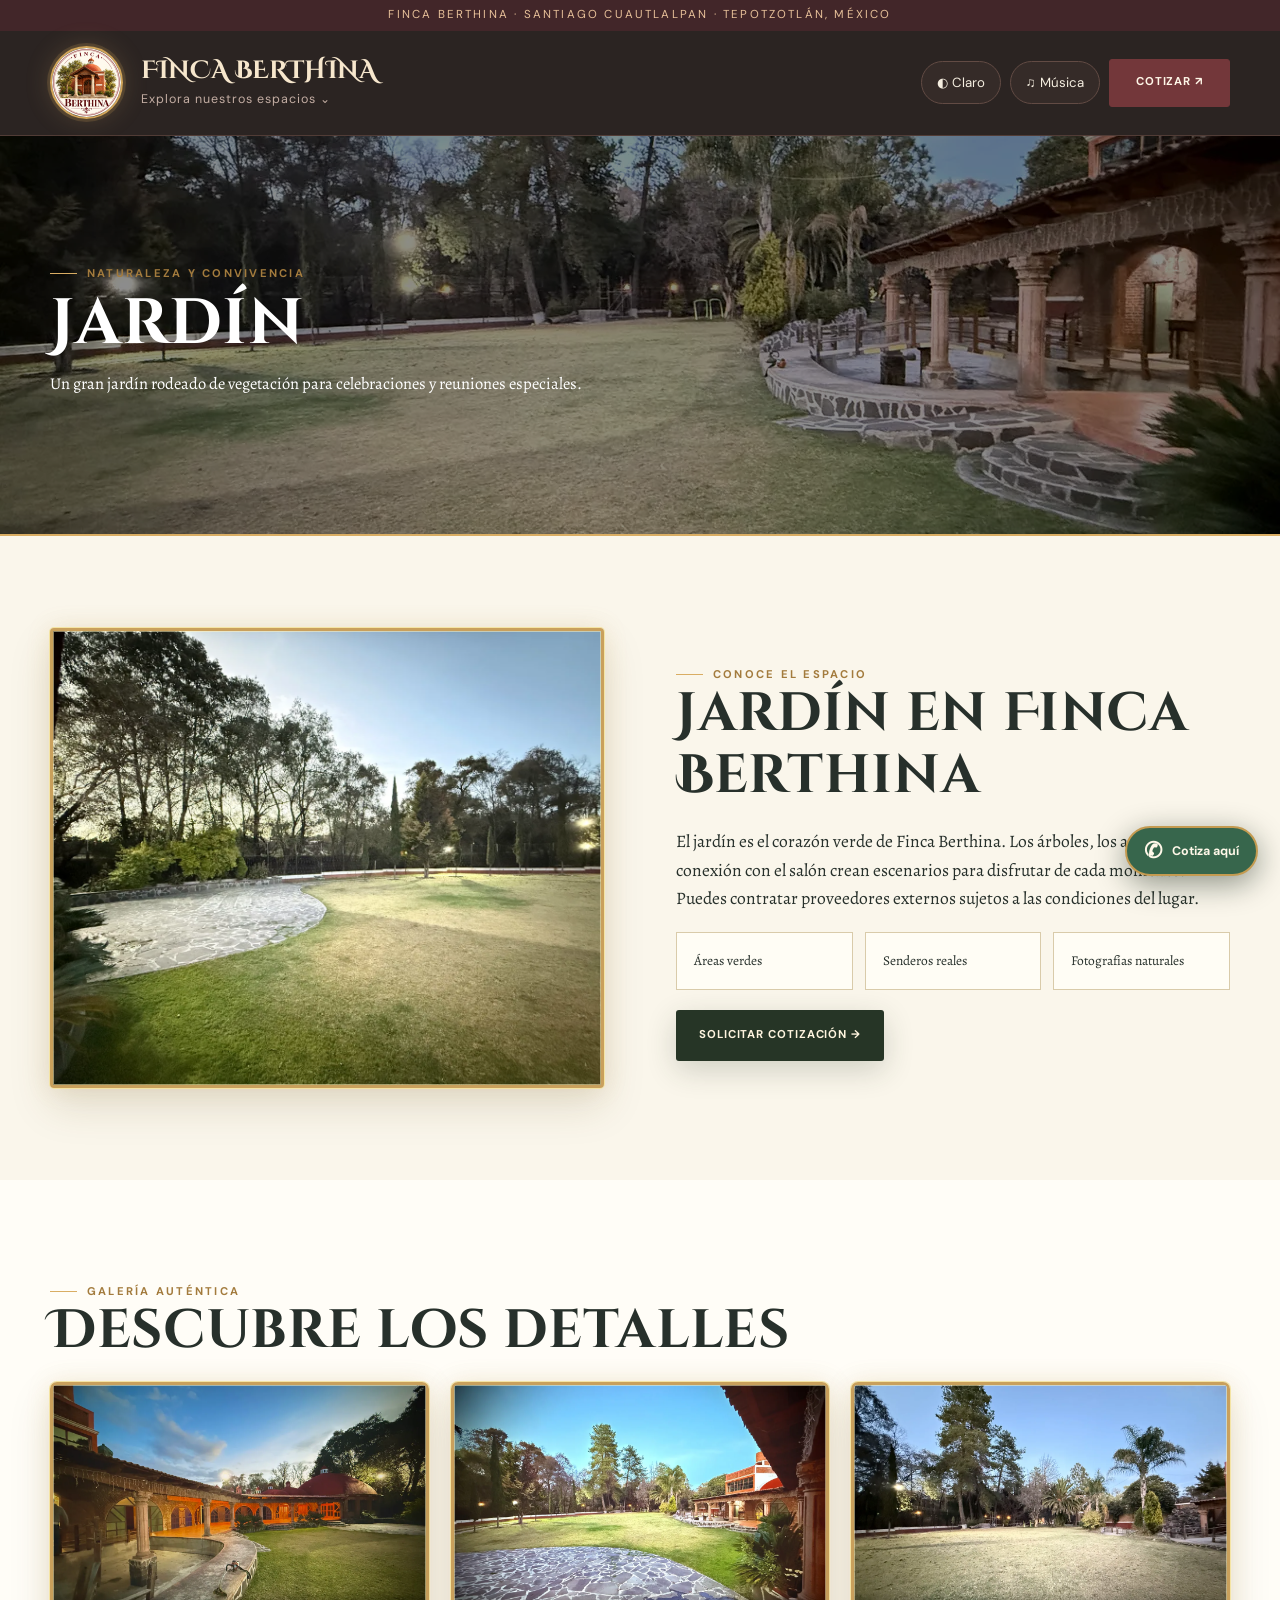
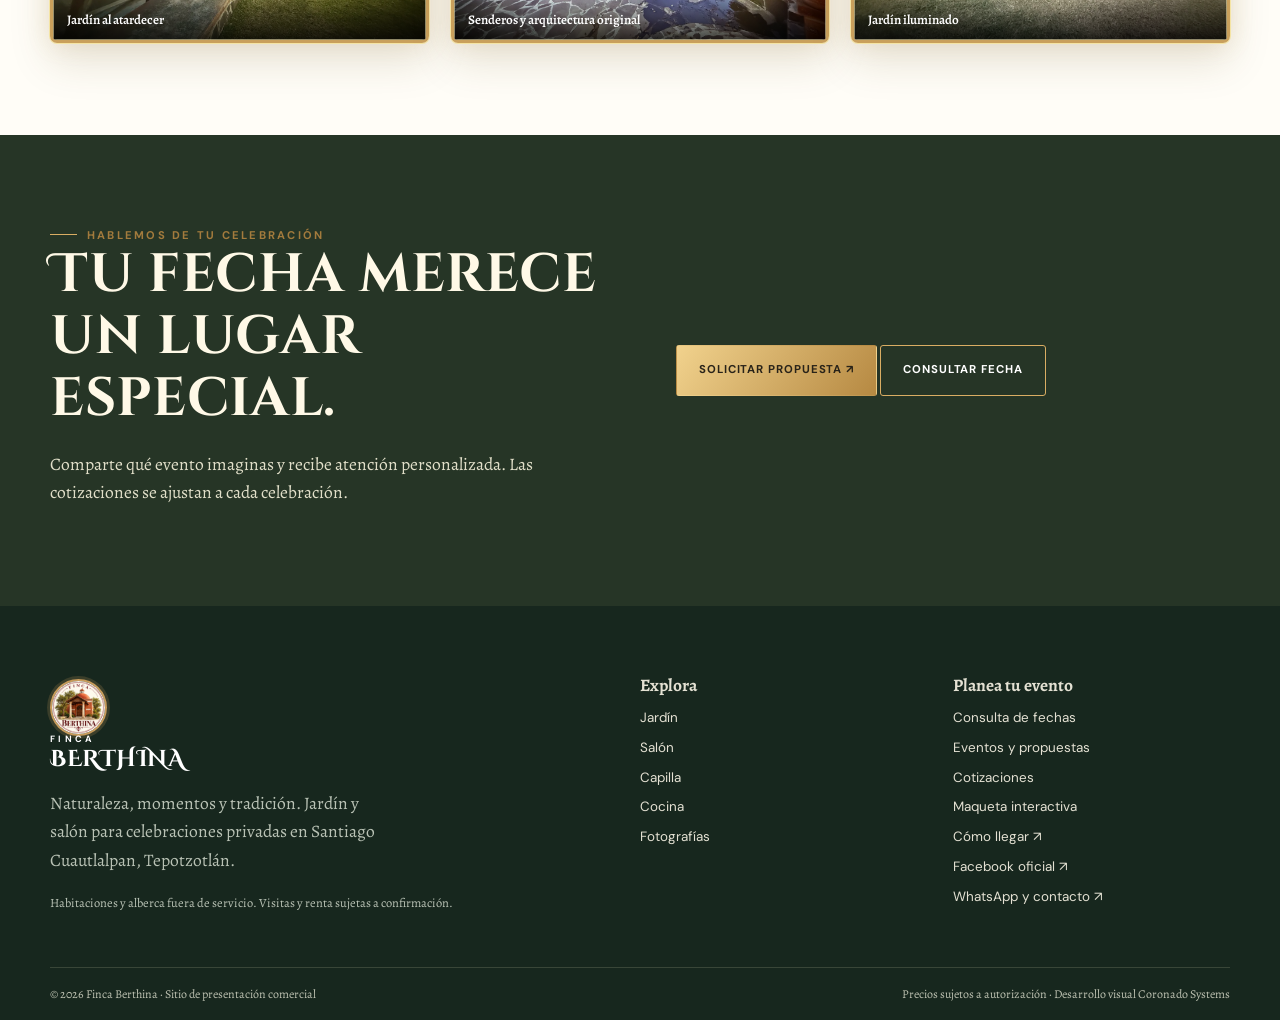
<file: espacios/jardin/index.html>
<!doctype html><html lang="es-MX"><head><meta charset="utf-8"><meta name="viewport" content="width=device-width,initial-scale=1"><meta name="theme-color" content="#263526"><meta name="description" content="Un gran jardín rodeado de vegetación para celebraciones y reuniones especiales."><title>Jardín | Finca Berthina</title><link rel="canonical" href="https://emc-lab.github.io/Finca_Berthina_Barrera/espacios/jardin/"><link rel="icon" href="../../assets/img/logo.webp"><meta property="og:title" content="Jardín | Finca Berthina"><meta property="og:description" content="Un gran jardín rodeado de vegetación para celebraciones y reuniones especiales."><meta property="og:image" content="https://emc-lab.github.io/Finca_Berthina_Barrera/assets/img/brand_cover.webp"><meta property="og:type" content="website"><link rel="stylesheet" href="../../assets/css/site.css"><script type="application/ld+json">{"@context": "https://schema.org", "@type": "EventVenue", "name": "Finca Berthina", "description": "Jardín y salón de eventos en Santiago Cuautlalpan, Tepotzotlán, México.", "address": {"@type": "PostalAddress", "streetAddress": "El Haz del Huarache, Manzana 029", "addressLocality": "Santiago Cuautlalpan", "addressRegion": "Estado de México", "postalCode": "54650", "addressCountry": "MX"}, "url": "https://emc-lab.github.io/Finca_Berthina_Barrera/", "sameAs": ["https://www.facebook.com/profile.php?id=61595462096729", "https://maps.app.goo.gl/VbFBidqk3ptWAajp6"]}</script></head><body data-root="../.." data-page="espacios/jardin"><a href="#contenido" style="position:absolute;left:-9999px" onfocus="this.style.left='10px'">Saltar al contenido</a><div class="topbar">FINCA BERTHINA · SANTIAGO CUAUTLALPAN · TEPOTZOTLÁN, MÉXICO</div>
 <header class="site-header"><div class="container nav-wrap">
 <button type="button" class="brand brand-trigger" id="megaMenuTrigger" aria-label="Explorar menú de Finca Berthina" aria-controls="megaMenu" aria-expanded="false"><img src="../../assets/img/logo.webp" alt="Emblema de Finca Berthina con la capilla"><span class="brand-label"><span class="brand-name">FINCA BERTHINA</span><small>Explora nuestros espacios <span aria-hidden="true">⌄</span></small></span></button>
 <div class="nav-actions"><button type="button" id="themeToggle" class="header-tool" aria-label="Cambiar modo claro u oscuro" title="Cambiar tema y activar música">◐ <span class="theme-word">Claro</span></button><button type="button" id="musicToggle" class="header-tool" aria-label="Reproducir o pausar música">♫ <span>Música</span></button><a class="btn header-quote" href="../../cotizar/">COTIZAR ↗</a></div></div>
 <nav class="mega-menu" id="megaMenu" aria-label="Menú principal de Finca Berthina" hidden><div class="container"><div class="mega-title"><span class="eyebrow">TU EXPERIENCIA COMIENZA AQUÍ</span><button class="mega-close" id="megaMenuClose" type="button" aria-label="Cerrar menú">×</button></div><div class="mega-grid"><a class="mega-tile" href="../../espacios/"><span class="tile-icon" aria-hidden="true">✦</span><span><strong>Espacios</strong><small>Jardín, salón, capilla y cocina</small></span><span class="tile-arr" aria-hidden="true">↗</span></a><a class="mega-tile" href="../../experiencias/"><span class="tile-icon" aria-hidden="true">♡</span><span><strong>Eventos</strong><small>Ideas para tus celebraciones</small></span><span class="tile-arr" aria-hidden="true">↗</span></a><a class="mega-tile" href="../../galeria/"><span class="tile-icon" aria-hidden="true">▤</span><span><strong>Galería</strong><small>Fotografías reales</small></span><span class="tile-arr" aria-hidden="true">↗</span></a><a class="mega-tile" href="../../visita-3d/"><span class="tile-icon" aria-hidden="true">⌖</span><span><strong>Recorrido 3D</strong><small>Maqueta interactiva conceptual</small></span><span class="tile-arr" aria-hidden="true">↗</span></a><a class="mega-tile" href="../../disponibilidad/"><span class="tile-icon" aria-hidden="true">▦</span><span><strong>Fechas</strong><small>Consulta el calendario</small></span><span class="tile-arr" aria-hidden="true">↗</span></a><a class="mega-tile" href="../../cotizar/"><span class="tile-icon" aria-hidden="true">✉</span><span><strong>Cotizar</strong><small>Solicitar una propuesta</small></span><span class="tile-arr" aria-hidden="true">↗</span></a><a class="mega-tile" href="../../ubicacion/"><span class="tile-icon" aria-hidden="true">↗</span><span><strong>Cómo llegar</strong><small>Calcula tu ruta desde casa</small></span><span class="tile-arr" aria-hidden="true">↗</span></a><a class="mega-tile" href="../../"><span class="tile-icon" aria-hidden="true">❧</span><span><strong>La finca</strong><small>Conoce nuestra esencia</small></span><span class="tile-arr" aria-hidden="true">↗</span></a></div><div class="mega-contact"><span>¿Planeas un evento? Te ayudamos a elegir el espacio adecuado.</span><a href="../../contacto/">Contactar / WhatsApp <span aria-hidden="true">↗</span></a></div></div></nav></header><main id="contenido"><section class="interior-hero"><img src="../../assets/img/garden_day.webp" alt="Jardín"><div class="container"><span class="eyebrow">Naturaleza y convivencia</span><h1>Jardín</h1><p>Un gran jardín rodeado de vegetación para celebraciones y reuniones especiales.</p></div></section><section class="section"><div class="container two-col"><div class="photo gold" style="height:460px"><img loading="lazy" src="../../assets/img/garden_lawn.webp" alt="Panorama del jardín"></div><div><span class="eyebrow">Conoce el espacio</span><h2>Jardín en Finca Berthina</h2><p>El jardín es el corazón verde de Finca Berthina. Los árboles, los andadores y su conexión con el salón crean escenarios para disfrutar de cada momento. Puedes contratar proveedores externos sujetos a las condiciones del lugar.</p><div class="feature-points"><div>Áreas verdes</div><div>Senderos reales</div><div>Fotografías naturales</div></div><a class="btn btn-primary" href="../../cotizar/">Solicitar cotización →</a></div></div></section><section class="section tinted"><div class="container"><span class="eyebrow">Galería auténtica</span><h2>Descubre los detalles</h2><div class="gallery"><div class="gallery-item photo gold"><img loading="lazy" src="../../assets/img/garden_evening.webp" alt="Jardín al atardecer"><p>Jardín al atardecer</p></div><div class="gallery-item photo gold"><img loading="lazy" src="../../assets/img/garden_path.webp" alt="Senderos y arquitectura original"><p>Senderos y arquitectura original</p></div><div class="gallery-item photo gold"><img loading="lazy" src="../../assets/img/garden_night.webp" alt="Jardín iluminado"><p>Jardín iluminado</p></div></div></div></section></main><section class="section-cta"><div class="container two-col"><div><span class="eyebrow">Hablemos de tu celebración</span><h2>Tu fecha merece un lugar especial.</h2><p>Comparte qué evento imaginas y recibe atención personalizada. Las cotizaciones se ajustan a cada celebración.</p></div><div><a href="../../cotizar/" class="btn btn-gold">Solicitar propuesta ↗</a> <a href="../../disponibilidad/" class="btn btn-outline" style="color:#fff">Consultar fecha</a></div></div></section>
 <footer class="site-footer"><div class="container"><div class="footer-columns"><div><a class="brand" href="../../"><img src="../../assets/img/logo.webp" alt="Finca Berthina"><div class="brand-text" style="color:#fff"><small>FINCA</small>BERTHINA</div></a><p class="muted" style="max-width:330px;margin-top:20px">Naturaleza, momentos y tradición. Jardín y salón para celebraciones privadas en Santiago Cuautlalpan, Tepotzotlán.</p><p class="tiny muted">Habitaciones y alberca fuera de servicio. Visitas y renta sujetas a confirmación.</p></div><div><strong>Explora</strong><a href="../../espacios/jardin/">Jardín</a><a href="../../espacios/salon/">Salón</a><a href="../../espacios/capilla/">Capilla</a><a href="../../espacios/cocina/">Cocina</a><a href="../../galeria/">Fotografías</a></div><div><strong>Planea tu evento</strong><a href="../../disponibilidad/">Consulta de fechas</a><a href="../../experiencias/">Eventos y propuestas</a><a href="../../cotizar/">Cotizaciones</a><a href="../../visita-3d/">Maqueta interactiva</a><a href="https://maps.app.goo.gl/VbFBidqk3ptWAajp6" target="_blank" rel="noopener">Cómo llegar ↗</a><a href="https://www.facebook.com/profile.php?id=61595462096729" target="_blank" rel="noopener">Facebook oficial ↗</a><a href="../../contacto/">WhatsApp y contacto ↗</a></div></div><div class="footer-bottom"><span>© 2026 Finca Berthina · Sitio de presentación comercial</span><span>Precios sujetos a autorización · Desarrollo visual Coronado Systems</span></div></div></footer><div id="lightbox" class="lightbox" role="dialog" aria-label="Fotografía ampliada"><button type="button" aria-label="Cerrar imagen">×</button><img alt="Fotografía ampliada de la finca"></div><a class="contact-float" href="../../contacto/" aria-label="Consultar por WhatsApp o Messenger"><span aria-hidden="true">✆</span><span class="contact-float-text">Cotiza aquí</span></a><script defer src="../../assets/js/site.js"></script></body></html>
</file>
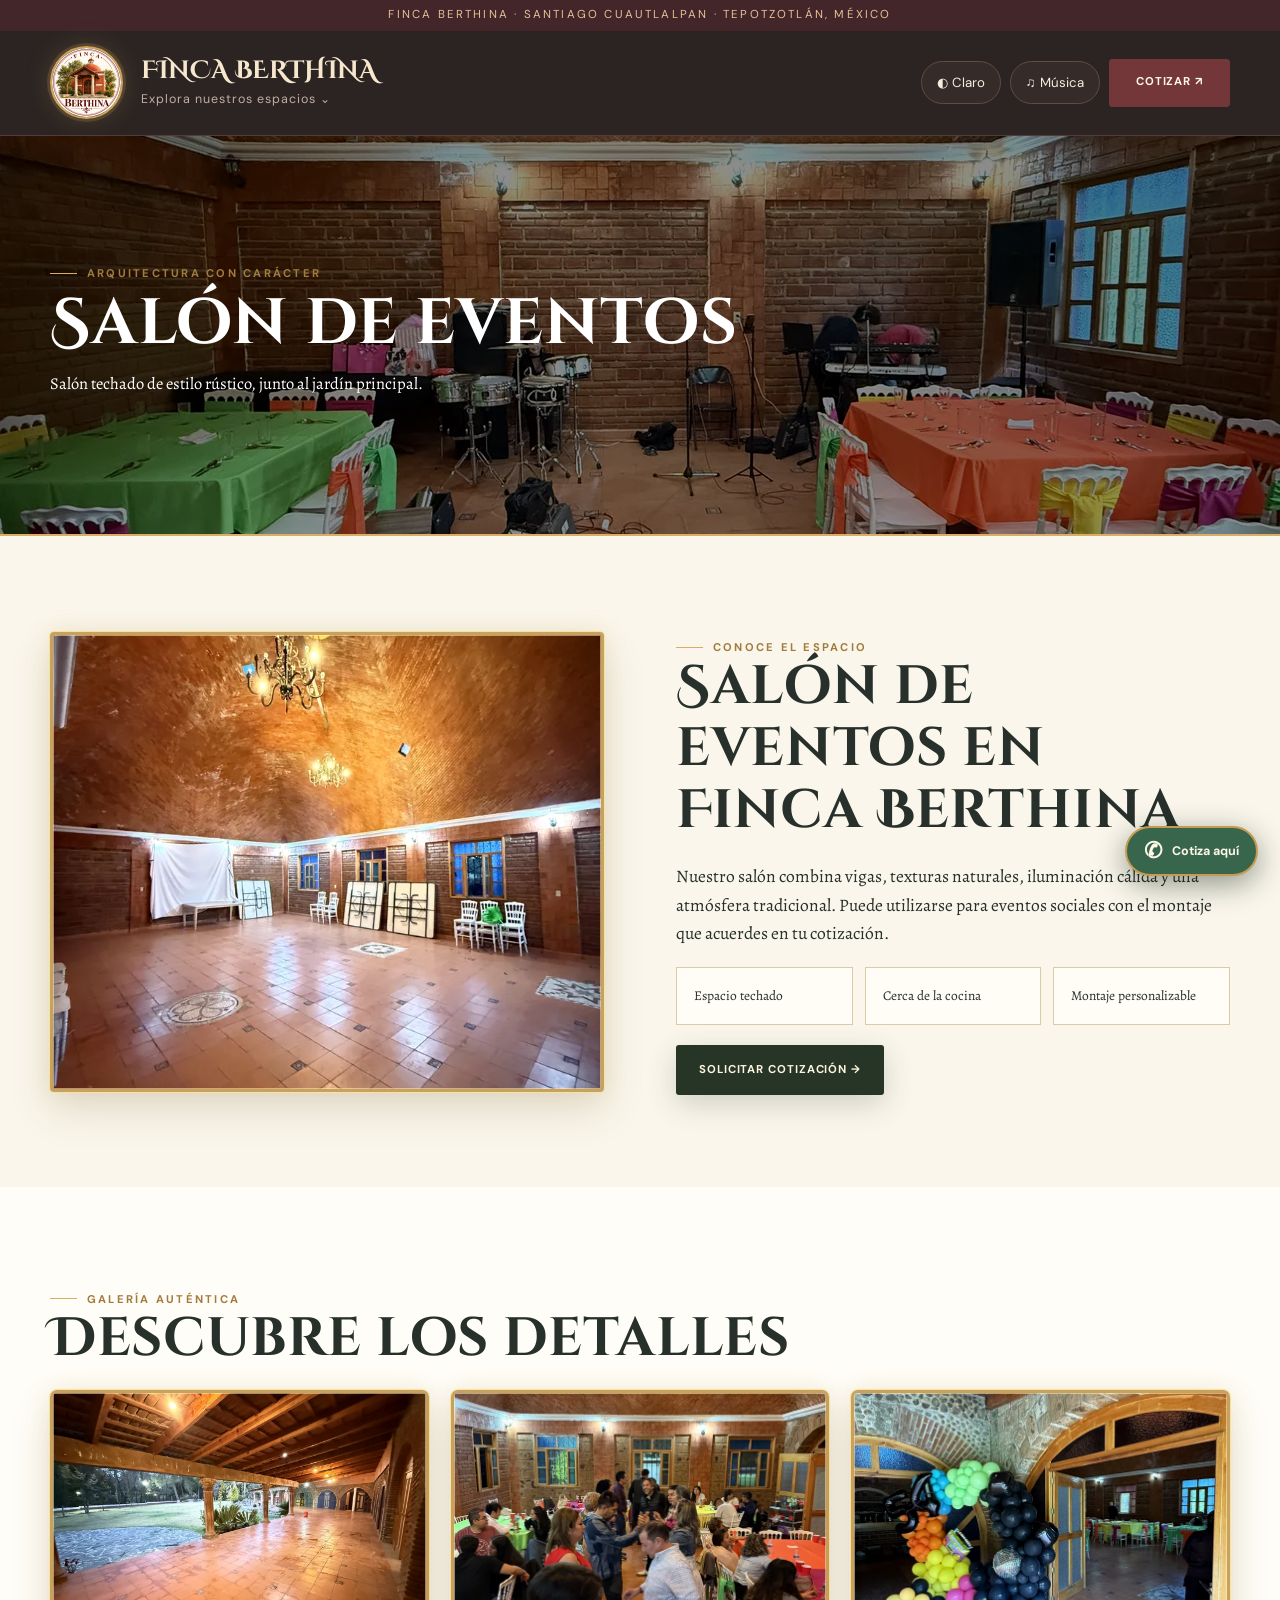
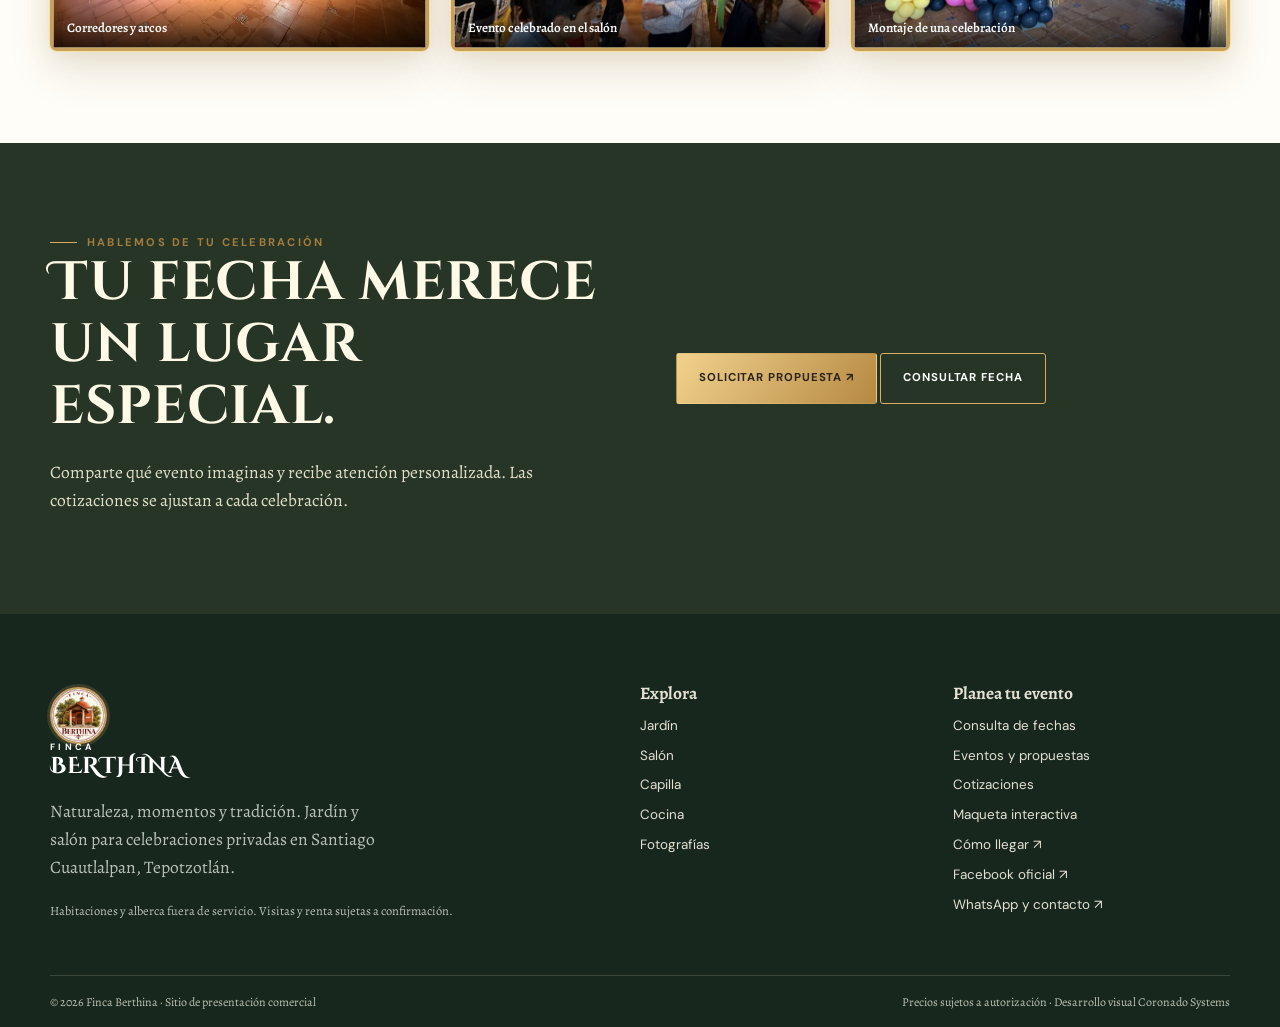
<file: espacios/salon/index.html>
<!doctype html><html lang="es-MX"><head><meta charset="utf-8"><meta name="viewport" content="width=device-width,initial-scale=1"><meta name="theme-color" content="#263526"><meta name="description" content="Salón techado de estilo rústico, junto al jardín principal."><title>Salón de eventos | Finca Berthina</title><link rel="canonical" href="https://emc-lab.github.io/Finca_Berthina_Barrera/espacios/salon/"><link rel="icon" href="../../assets/img/logo.webp"><meta property="og:title" content="Salón de eventos | Finca Berthina"><meta property="og:description" content="Salón techado de estilo rústico, junto al jardín principal."><meta property="og:image" content="https://emc-lab.github.io/Finca_Berthina_Barrera/assets/img/brand_cover.webp"><meta property="og:type" content="website"><link rel="stylesheet" href="../../assets/css/site.css"><script type="application/ld+json">{"@context": "https://schema.org", "@type": "EventVenue", "name": "Finca Berthina", "description": "Jardín y salón de eventos en Santiago Cuautlalpan, Tepotzotlán, México.", "address": {"@type": "PostalAddress", "streetAddress": "El Haz del Huarache, Manzana 029", "addressLocality": "Santiago Cuautlalpan", "addressRegion": "Estado de México", "postalCode": "54650", "addressCountry": "MX"}, "url": "https://emc-lab.github.io/Finca_Berthina_Barrera/", "sameAs": ["https://www.facebook.com/profile.php?id=61595462096729", "https://maps.app.goo.gl/VbFBidqk3ptWAajp6"]}</script></head><body data-root="../.." data-page="espacios/salon"><a href="#contenido" style="position:absolute;left:-9999px" onfocus="this.style.left='10px'">Saltar al contenido</a><div class="topbar">FINCA BERTHINA · SANTIAGO CUAUTLALPAN · TEPOTZOTLÁN, MÉXICO</div>
 <header class="site-header"><div class="container nav-wrap">
 <button type="button" class="brand brand-trigger" id="megaMenuTrigger" aria-label="Explorar menú de Finca Berthina" aria-controls="megaMenu" aria-expanded="false"><img src="../../assets/img/logo.webp" alt="Emblema de Finca Berthina con la capilla"><span class="brand-label"><span class="brand-name">FINCA BERTHINA</span><small>Explora nuestros espacios <span aria-hidden="true">⌄</span></small></span></button>
 <div class="nav-actions"><button type="button" id="themeToggle" class="header-tool" aria-label="Cambiar modo claro u oscuro" title="Cambiar tema y activar música">◐ <span class="theme-word">Claro</span></button><button type="button" id="musicToggle" class="header-tool" aria-label="Reproducir o pausar música">♫ <span>Música</span></button><a class="btn header-quote" href="../../cotizar/">COTIZAR ↗</a></div></div>
 <nav class="mega-menu" id="megaMenu" aria-label="Menú principal de Finca Berthina" hidden><div class="container"><div class="mega-title"><span class="eyebrow">TU EXPERIENCIA COMIENZA AQUÍ</span><button class="mega-close" id="megaMenuClose" type="button" aria-label="Cerrar menú">×</button></div><div class="mega-grid"><a class="mega-tile" href="../../espacios/"><span class="tile-icon" aria-hidden="true">✦</span><span><strong>Espacios</strong><small>Jardín, salón, capilla y cocina</small></span><span class="tile-arr" aria-hidden="true">↗</span></a><a class="mega-tile" href="../../experiencias/"><span class="tile-icon" aria-hidden="true">♡</span><span><strong>Eventos</strong><small>Ideas para tus celebraciones</small></span><span class="tile-arr" aria-hidden="true">↗</span></a><a class="mega-tile" href="../../galeria/"><span class="tile-icon" aria-hidden="true">▤</span><span><strong>Galería</strong><small>Fotografías reales</small></span><span class="tile-arr" aria-hidden="true">↗</span></a><a class="mega-tile" href="../../visita-3d/"><span class="tile-icon" aria-hidden="true">⌖</span><span><strong>Recorrido 3D</strong><small>Maqueta interactiva conceptual</small></span><span class="tile-arr" aria-hidden="true">↗</span></a><a class="mega-tile" href="../../disponibilidad/"><span class="tile-icon" aria-hidden="true">▦</span><span><strong>Fechas</strong><small>Consulta el calendario</small></span><span class="tile-arr" aria-hidden="true">↗</span></a><a class="mega-tile" href="../../cotizar/"><span class="tile-icon" aria-hidden="true">✉</span><span><strong>Cotizar</strong><small>Solicitar una propuesta</small></span><span class="tile-arr" aria-hidden="true">↗</span></a><a class="mega-tile" href="../../ubicacion/"><span class="tile-icon" aria-hidden="true">↗</span><span><strong>Cómo llegar</strong><small>Calcula tu ruta desde casa</small></span><span class="tile-arr" aria-hidden="true">↗</span></a><a class="mega-tile" href="../../"><span class="tile-icon" aria-hidden="true">❧</span><span><strong>La finca</strong><small>Conoce nuestra esencia</small></span><span class="tile-arr" aria-hidden="true">↗</span></a></div><div class="mega-contact"><span>¿Planeas un evento? Te ayudamos a elegir el espacio adecuado.</span><a href="../../contacto/">Contactar / WhatsApp <span aria-hidden="true">↗</span></a></div></div></nav></header><main id="contenido"><section class="interior-hero"><img src="../../assets/img/salon_empty2.webp" alt="Salón de eventos"><div class="container"><span class="eyebrow">Arquitectura con carácter</span><h1>Salón de eventos</h1><p>Salón techado de estilo rústico, junto al jardín principal.</p></div></section><section class="section"><div class="container two-col"><div class="photo gold" style="height:460px"><img loading="lazy" src="../../assets/img/salon_empty.webp" alt="Vista del salón vacío"></div><div><span class="eyebrow">Conoce el espacio</span><h2>Salón de eventos en Finca Berthina</h2><p>Nuestro salón combina vigas, texturas naturales, iluminación cálida y una atmósfera tradicional. Puede utilizarse para eventos sociales con el montaje que acuerdes en tu cotización.</p><div class="feature-points"><div>Espacio techado</div><div>Cerca de la cocina</div><div>Montaje personalizable</div></div><a class="btn btn-primary" href="../../cotizar/">Solicitar cotización →</a></div></div></section><section class="section tinted"><div class="container"><span class="eyebrow">Galería auténtica</span><h2>Descubre los detalles</h2><div class="gallery"><div class="gallery-item photo gold"><img loading="lazy" src="../../assets/img/salon_arcade.webp" alt="Corredores y arcos"><p>Corredores y arcos</p></div><div class="gallery-item photo gold"><img loading="lazy" src="../../assets/img/salon_party.webp" alt="Evento celebrado en el salón"><p>Evento celebrado en el salón</p></div><div class="gallery-item photo gold"><img loading="lazy" src="../../assets/img/salon_balloon.webp" alt="Montaje de una celebración"><p>Montaje de una celebración</p></div></div></div></section></main><section class="section-cta"><div class="container two-col"><div><span class="eyebrow">Hablemos de tu celebración</span><h2>Tu fecha merece un lugar especial.</h2><p>Comparte qué evento imaginas y recibe atención personalizada. Las cotizaciones se ajustan a cada celebración.</p></div><div><a href="../../cotizar/" class="btn btn-gold">Solicitar propuesta ↗</a> <a href="../../disponibilidad/" class="btn btn-outline" style="color:#fff">Consultar fecha</a></div></div></section>
 <footer class="site-footer"><div class="container"><div class="footer-columns"><div><a class="brand" href="../../"><img src="../../assets/img/logo.webp" alt="Finca Berthina"><div class="brand-text" style="color:#fff"><small>FINCA</small>BERTHINA</div></a><p class="muted" style="max-width:330px;margin-top:20px">Naturaleza, momentos y tradición. Jardín y salón para celebraciones privadas en Santiago Cuautlalpan, Tepotzotlán.</p><p class="tiny muted">Habitaciones y alberca fuera de servicio. Visitas y renta sujetas a confirmación.</p></div><div><strong>Explora</strong><a href="../../espacios/jardin/">Jardín</a><a href="../../espacios/salon/">Salón</a><a href="../../espacios/capilla/">Capilla</a><a href="../../espacios/cocina/">Cocina</a><a href="../../galeria/">Fotografías</a></div><div><strong>Planea tu evento</strong><a href="../../disponibilidad/">Consulta de fechas</a><a href="../../experiencias/">Eventos y propuestas</a><a href="../../cotizar/">Cotizaciones</a><a href="../../visita-3d/">Maqueta interactiva</a><a href="https://maps.app.goo.gl/VbFBidqk3ptWAajp6" target="_blank" rel="noopener">Cómo llegar ↗</a><a href="https://www.facebook.com/profile.php?id=61595462096729" target="_blank" rel="noopener">Facebook oficial ↗</a><a href="../../contacto/">WhatsApp y contacto ↗</a></div></div><div class="footer-bottom"><span>© 2026 Finca Berthina · Sitio de presentación comercial</span><span>Precios sujetos a autorización · Desarrollo visual Coronado Systems</span></div></div></footer><div id="lightbox" class="lightbox" role="dialog" aria-label="Fotografía ampliada"><button type="button" aria-label="Cerrar imagen">×</button><img alt="Fotografía ampliada de la finca"></div><a class="contact-float" href="../../contacto/" aria-label="Consultar por WhatsApp o Messenger"><span aria-hidden="true">✆</span><span class="contact-float-text">Cotiza aquí</span></a><script defer src="../../assets/js/site.js"></script></body></html>
</file>
<file: assets/css/site.css>
@import url('https://fonts.googleapis.com/css2?family=Alegreya:wght@400;500;600;700&family=Cinzel+Decorative:wght@400;700&family=DM+Sans:wght@400;500;600;700&display=swap');
:root{--green:#263526;--wine:#713137;--gold:#d9ad63;--gold2:#f7e4a7;--paper:#faf6eb;--paper2:#fffdf7;--ink:#27302b;--muted:#626e65;--line:#d9cbaa;--panel:#fffdf5;--shadow:0 24px 65px #2425151d;--radius:20px}*{box-sizing:border-box}html{scroll-behavior:smooth}body{margin:0;background:var(--paper);color:var(--ink);font-family:'DM Sans',Arial,sans-serif;font-size:15px;line-height:1.65;transition:background .3s,color .3s}body.dark{--paper:#111b17;--paper2:#1b2821;--panel:#1d2b24;--ink:#f3eee1;--muted:#bec7b8;--line:#596a53;--shadow:0 24px 65px #0008}a{color:inherit;text-decoration:none}button,input,select,textarea{font:inherit}button{cursor:pointer}h1,h2,h3,h4,.serif{font-family:'Cormorant Garamond',Georgia,serif;line-height:1.05;font-weight:600}h1{font-size:clamp(3.4rem,7.5vw,7.8rem);margin:.1em 0 .18em}h2{font-size:clamp(2.5rem,5vw,4.8rem);margin:0 0 20px}h3{font-size:2.1rem;margin:0 0 10px}p{margin:.4em 0 1.1em}img{display:block;max-width:100%}main{overflow:hidden}.container{width:min(1180px,calc(100% - 46px));margin-inline:auto}.eyebrow{display:inline-flex;align-items:center;gap:10px;letter-spacing:.2em;font-size:.7rem;font-weight:700;text-transform:uppercase;color:#a37b3d}.eyebrow:before{content:'';height:1px;width:27px;background:var(--gold)}.muted{color:var(--muted)}.tiny{font-size:.78rem}.kicker{color:var(--gold)}.highlight{color:#b48445}.section{padding:92px 0}.section.tinted{background:var(--paper2)}.center{text-align:center}.width-narrow{max-width:760px;margin-inline:auto}.topbar{padding:6px 24px;background:var(--green);color:#f5ebd4;text-align:center;font-size:.72rem;letter-spacing:.1em}.site-header{position:sticky;top:0;z-index:1000;background:color-mix(in srgb,var(--paper) 94%,transparent);backdrop-filter:blur(20px);border-bottom:1px solid color-mix(in srgb,var(--line) 60%,transparent)}.nav-wrap{height:86px;display:flex;align-items:center;gap:25px;justify-content:space-between}.brand{display:flex;align-items:center;gap:12px;min-width:215px;flex-shrink:0}.brand img{width:57px;height:57px;object-fit:cover;border-radius:50%;border:2px solid #c79b5b;box-shadow:0 0 0 3px #c79b5b33}.brand-text{font-family:'Cormorant Garamond',serif;font-size:1.7rem;line-height:.85;letter-spacing:.06em;font-weight:700}.brand-text small{display:block;font-family:'DM Sans',sans-serif;letter-spacing:.36em;font-size:.57rem;margin-bottom:6px}.main-nav{display:flex;gap:20px;align-items:center}.main-nav>a,.nav-dropdown>a{font-weight:600;font-size:.79rem;white-space:nowrap}.main-nav>a:hover,.nav-dropdown>a:hover,.footer-link:hover{color:#b28847}.nav-dropdown{position:relative}.dropmenu{display:none;position:absolute;top:30px;left:-16px;width:225px;background:var(--panel);border:1px solid var(--line);border-radius:12px;padding:12px;box-shadow:var(--shadow)}.nav-dropdown:hover .dropmenu,.nav-dropdown:focus-within .dropmenu{display:grid}.dropmenu a{padding:7px 12px;font-size:.83rem;border-radius:8px}.dropmenu a:hover{background:#a5813920}.nav-actions{display:flex;align-items:center;gap:9px}.round-btn{border:1px solid var(--line);color:var(--ink);background:transparent;border-radius:50%;width:41px;height:41px;display:grid;place-items:center}.round-btn:hover{border-color:var(--gold);background:#d9ad6317}.mobile-toggle{display:none}.btn{display:inline-flex;gap:9px;align-items:center;justify-content:center;padding:15px 22px;min-height:49px;border:1px solid transparent;border-radius:3px;letter-spacing:.08em;font-size:.71rem;font-weight:700;text-transform:uppercase;transition:transform .2s,box-shadow .2s,background .2s}.btn:hover{transform:translateY(-2px)}.btn-primary{background:var(--green);color:#fff5df;box-shadow:0 9px 30px #26352633}.btn-primary:hover{background:#3c5239}.btn-gold{background:linear-gradient(125deg,#f1d28d,#b68942);color:#292319}.btn-outline{border-color:var(--gold);color:var(--ink);background:transparent}.btn-light{background:#fff9e9;color:#283527}.btn-sm{min-height:40px;padding:12px 16px;font-size:.67rem}.btn.disabled,[disabled]{opacity:.56;cursor:not-allowed}.hero{position:relative;min-height:670px;display:flex;align-items:center;isolation:isolate;background:#15251e;color:#fff}.hero>img{position:absolute;inset:0;width:100%;height:100%;object-fit:cover;z-index:-2;filter:brightness(.83)}.hero:after{content:'';position:absolute;inset:0;background:linear-gradient(90deg,#111a13d9 0%,#1520149c 43%,#151b1533 100%),linear-gradient(0deg,#090d0a99,transparent 50%);z-index:-1}.hero-content{padding:90px 0 115px}.hero .eyebrow{color:#f6d9a2}.hero p{max-width:570px;color:#fffbef;font-size:1.03rem}.hero-buttons{display:flex;gap:13px;flex-wrap:wrap;margin-top:30px}.hero-frames{position:absolute;bottom:25px;right:34px;font-size:.69rem;letter-spacing:.15em;color:#faf5df;border-top:1px solid #eedcb5a1;padding-top:7px}.birds{position:absolute;top:17%;right:15%;width:80px;height:50px;pointer-events:none;opacity:.75}.bird{position:absolute;color:#fff8dc;font-size:1.3rem;animation:fly 9s ease-in-out infinite}.bird:nth-child(2){left:34px;top:20px;animation-delay:-3s;font-size:.85rem}.bird:nth-child(3){left:62px;top:3px;animation-delay:-4s;font-size:1rem}@keyframes fly{0%,100%{transform:translate(-10px,8px)}50%{transform:translate(15px,-6px)}}.gold-frame{border:3px solid transparent;outline:1px solid #bd8e4a;outline-offset:3px;border-image:linear-gradient(138deg,#fff7c4,#9c6c28,#fff4ae,#bd8b3b) 1;box-shadow:0 4px 24px #bd994c30, inset 0 0 14px #c89e5130}.photo{overflow:hidden;border-radius:4px;position:relative;box-shadow:var(--shadow)}.photo img{width:100%;height:100%;object-fit:cover;transition:transform .8s ease}.photo:hover img{transform:scale(1.045)}.photo.gold{border:3px solid #c9a05c;box-shadow:0 0 0 1px #f4e4a4,0 18px 42px #59401526,0 0 23px #d5ac5d2e}.photo.gold:after{content:'';pointer-events:none;position:absolute;inset:0;border:1px solid #fff2bc88}.two-col{display:grid;grid-template-columns:1fr 1fr;gap:72px;align-items:center}.feature-photo{height:510px}.section-intro{margin-bottom:45px}.card-grid{display:grid;grid-template-columns:repeat(3,minmax(0,1fr));gap:24px}.card{background:var(--panel);border:1px solid var(--line);box-shadow:0 12px 36px #1626190e;border-radius:9px;overflow:hidden}.card .photo{height:260px;border-radius:0}.card-body{padding:29px 26px}.card p{color:var(--muted)}.card small{color:#b48c4e;letter-spacing:.12em;font-weight:700;text-transform:uppercase}.text-link{color:#a17b44;letter-spacing:.1em;text-transform:uppercase;font-size:.72rem;font-weight:700}.text-link:hover{text-decoration:underline}.banner-photo{height:430px;background-size:cover;background-position:center;position:relative;display:grid;place-items:center;color:#fff;text-align:center;isolation:isolate}.banner-photo:before{content:'';position:absolute;inset:0;z-index:-1;background:#0c2216a6}.banner-photo h2{font-size:clamp(3rem,5vw,5.3rem)}.section-cta{background:var(--green);color:#f8eddb;padding:80px 0}.section-cta p{color:#e1dfc9}.section-cta h2{color:#fff9e7}.badge{display:inline-block;border-radius:50px;padding:5px 11px;background:#dec68b36;color:#bc8d4a;font-size:.67rem;font-weight:700;letter-spacing:.06em;text-transform:uppercase}.badgewarn{background:#f7d49c26;color:#a87231}.tag{background:var(--paper2);border:1px solid var(--line);padding:8px 14px;border-radius:40px;font-size:.73rem;display:inline-flex;align-items:center;gap:6px}.interior-hero{position:relative;min-height:400px;display:flex;align-items:center;color:#fff;background:#23372b;isolation:isolate}.interior-hero img{position:absolute;inset:0;width:100%;height:100%;object-fit:cover;filter:brightness(.55);z-index:-1}.interior-hero p{font-size:1.03rem;max-width:670px}.interior-hero h1{font-size:clamp(3.2rem,6vw,6rem)}.feature-points{display:grid;grid-template-columns:repeat(3,1fr);gap:12px;margin:20px 0}.feature-points div{border:1px solid var(--line);padding:17px;background:var(--panel);font-size:.84rem}.gallery{display:grid;grid-template-columns:repeat(3,minmax(0,1fr));gap:22px}.gallery-item{position:relative;overflow:hidden;border-radius:7px;cursor:zoom-in}.gallery-item img{width:100%;height:255px;object-fit:cover}.gallery-item p{position:absolute;bottom:0;margin:0;width:100%;padding:18px 14px 9px;background:linear-gradient(transparent,#000b);color:#fff;font-weight:600;font-size:.82rem}.filterbar{display:flex;gap:8px;flex-wrap:wrap;margin-bottom:30px}.filterbar button{border:1px solid var(--line);border-radius:40px;background:var(--panel);color:var(--ink);padding:8px 18px;font-size:.77rem}.filterbar button.active{background:var(--green);color:#fff}.lightbox{position:fixed;inset:0;z-index:9999;background:#07100df0;display:none;align-items:center;justify-content:center;padding:45px}.lightbox.open{display:flex}.lightbox img{max-height:85vh;max-width:90vw;object-fit:contain;border:3px solid #d8ad63}.lightbox button{position:absolute;right:25px;top:20px;background:none;border:0;color:white;font-size:2rem}.carousel{overflow:hidden}.carousel-track{display:flex;transition:transform .55s ease}.carousel-slide{min-width:100%;height:430px;position:relative}.carousel-slide img{height:100%;width:100%;object-fit:cover}.carousel-slide span{position:absolute;bottom:25px;left:30px;padding:10px 18px;background:#102017ce;color:#fff;font-size:.84rem}.carousel-controls{display:flex;justify-content:center;gap:10px;margin-top:18px}.carousel-controls button{background:var(--panel);color:var(--ink);border:1px solid var(--gold);border-radius:50%;width:43px;height:43px}.price-grid{display:grid;grid-template-columns:repeat(3,1fr);gap:16px}.price{padding:28px 25px;border:1px solid var(--line);background:var(--panel);border-radius:10px}.price strong{font:600 2.8rem 'Cormorant Garamond',serif;color:#a27a3e}.price .small{font-size:.7rem}.notice{background:color-mix(in srgb,var(--gold) 10%,var(--panel));border-left:3px solid #be914d;padding:18px 20px;color:var(--ink);border-radius:6px;margin:20px 0}.form-grid{display:grid;grid-template-columns:1fr 1fr;gap:15px}.form-field{display:grid;gap:6px}.form-field label{font-size:.77rem;font-weight:700}.form-field input,.form-field select,.form-field textarea{color:var(--ink);background:var(--panel);border:1px solid var(--line);border-radius:6px;padding:13px 14px;min-height:48px;width:100%}.form-field textarea{min-height:110px}.form-field.full{grid-column:1/-1}.form-card{padding:40px;background:var(--panel);border:1px solid var(--line);box-shadow:var(--shadow);border-radius:12px}.calendar{display:grid;grid-template-columns:repeat(7,1fr);gap:5px;margin:18px 0}.cal-head{font-size:.69rem;color:var(--muted);text-align:center;padding:6px 0;font-weight:700}.cal-day{border:1px solid var(--line);background:var(--panel);color:var(--ink);min-height:59px;border-radius:7px;text-align:center;padding:8px 3px;position:relative}.cal-day:hover:not(:disabled){border-color:var(--gold)}.cal-day.empty{background:transparent;border:0;pointer-events:none}.cal-day.past{opacity:.35}.cal-day.confirmed{background:#883f45;color:white;border-color:#883f45;cursor:not-allowed}.cal-day.selected{outline:2px solid var(--gold)}.cal-day small{display:block;font-size:.55rem;line-height:1.2}.cal-nav{display:flex;align-items:center;justify-content:space-between}.legend{display:flex;gap:18px;flex-wrap:wrap;font-size:.75rem}.legend i{display:inline-block;width:10px;height:10px;border-radius:3px;background:#bd8d48;margin-right:6px}.legend i.busy{background:#883f45}.viewer{min-height:510px;display:grid;grid-template-columns:minmax(0,1.4fr) minmax(250px,.6fr);gap:24px;align-items:stretch}.scene{position:relative;background:radial-gradient(circle at 30% 30%,#5a7656,#253e30 80%);overflow:hidden;border-radius:16px;perspective:950px;min-height:450px;border:1px solid #bb985a}.scene-inner{position:absolute;left:50%;top:52%;width:min(580px,80%);height:360px;transform:translate(-50%,-50%) rotateX(48deg) rotateZ(-12deg) scale(.95);transform-style:preserve-3d;transition:transform .15s ease;touch-action:none}.map-surface{position:absolute;inset:0;background:linear-gradient(135deg,#6c9b58,#315d40);border:4px solid #d8c396;border-radius:40% 25% 35% 40%;box-shadow:12px 25px 0 #243b27,20px 34px 38px #1228189e}.map-path{position:absolute;width:16%;height:85%;left:73%;top:9%;background:#b3a48a;transform:rotate(-28deg);clip-path:polygon(14% 0%,93% 0%,71% 100%,12% 100%);opacity:.93}.model{position:absolute;border-radius:8px;transform-style:preserve-3d;border:2px solid #fff3ce;cursor:pointer;box-shadow:8px 13px 0 #0004;display:grid;place-items:center;font-size:.75rem;font-weight:700;text-align:center;color:white;padding:6px;transition:filter .2s}.model:hover,.model.active{filter:brightness(1.3);outline:3px solid #f6d187}.model.salon{left:6%;top:61%;width:30%;height:23%;background:#a35b46}.model.cocina{left:36%;top:69%;width:16%;height:12%;background:#c08f59}.model.capilla{left:70%;top:4%;width:20%;height:17%;background:#a35e54}.model.pool{left:18%;top:19%;width:28%;height:16%;background:#587f83;border-style:dashed}.model.garden{left:45%;top:30%;width:23%;height:22%;background:#52834e;border-color:#e8d09f}.viewer-info{background:var(--panel);border:1px solid var(--line);border-radius:14px;padding:30px 23px}.viewer-info h3{font-size:2rem}.viewer-tools{position:absolute;bottom:18px;left:20px;display:flex;gap:9px}.viewer-tools button{background:#fff9e8;border:1px solid #c49b5c;color:#263526;border-radius:5px;padding:7px 12px}.video-future{border:1px solid var(--gold);min-height:330px;display:grid;place-items:center;text-align:center;background:linear-gradient(135deg,#13281caa,#3f241bd4),url('../img/salon_party.webp') center/cover;color:white;border-radius:8px}.map-links{display:flex;gap:12px;flex-wrap:wrap;margin:20px 0}.faq details{padding:18px 0;border-bottom:1px solid var(--line)}.faq summary{cursor:pointer;font-weight:700}.site-footer{background:#17271e;color:#e4e1d3;padding:65px 0 15px}.footer-columns{display:grid;grid-template-columns:2fr repeat(2,1fr);gap:35px}.footer-columns a{display:block;margin:8px 0;font-size:.84rem}.site-footer .muted{color:#b9c2b5}.footer-bottom{border-top:1px solid #7e836c55;margin-top:40px;padding-top:17px;font-size:.75rem;color:#bec2b2;display:flex;justify-content:space-between;gap:20px}.marquee{background:#c59e5f;color:#1c2b1b;text-align:center;font-size:.72rem;font-weight:700;letter-spacing:.12em;padding:11px}.fade-in{animation:rise .8s both}@keyframes rise{from{opacity:0;transform:translateY(18px)}to{opacity:1;transform:none}}@media(max-width:1060px){.main-nav{gap:10px}.main-nav>a,.nav-dropdown>a{font-size:.73rem}.brand{min-width:170px}.nav-wrap{gap:10px}}@media(max-width:880px){.main-nav{display:none;position:absolute;top:100%;left:0;right:0;background:var(--panel);padding:26px 24px;border-bottom:1px solid var(--line);box-shadow:var(--shadow);flex-direction:column;align-items:stretch;gap:20px}.main-nav.open{display:flex}.dropmenu{display:grid;position:static;box-shadow:none;border:0;width:auto;background:transparent;padding-left:15px}.mobile-toggle{display:grid}.nav-wrap{height:72px}.brand img{width:48px;height:48px}.brand-text{font-size:1.42rem}.nav-actions .desktop-cta{display:none}.two-col{grid-template-columns:1fr;gap:33px}.card-grid,.gallery,.price-grid{grid-template-columns:repeat(2,1fr)}.feature-photo{height:340px}.viewer{grid-template-columns:1fr}.footer-columns{grid-template-columns:1fr 1fr}.footer-columns>div:first-child{grid-column:1/-1}.hero{min-height:580px}}@media(max-width:580px){.container{width:min(100% - 30px,1180px)}h1{font-size:3.9rem}.hero{min-height:600px}.hero-content{padding:70px 0}.section{padding:65px 0}.card-grid,.gallery,.price-grid,.form-grid,.feature-points{grid-template-columns:1fr}.form-field.full{grid-column:auto}.form-card{padding:23px}.carousel-slide{height:270px}.gallery-item img{height:220px}.footer-columns{grid-template-columns:1fr}.footer-bottom{display:block}.cal-day{min-height:48px;font-size:.8rem}.cal-day small{font-size:.48rem}.scene-inner{width:100%;transform:translate(-50%,-50%) rotateX(43deg) rotateZ(-10deg) scale(.8)}.brand{min-width:0}.bird{display:none}.hero-frames{display:none}.topbar{font-size:.59rem}.nav-actions{gap:5px}.round-btn{height:38px;width:38px}.viewer{gap:10px}}
@media(prefers-reduced-motion:reduce){*,*:before,*:after{animation:none!important;transition:none!important;scroll-behavior:auto!important}}

/* Consistent premium gold accents on every carousel and panoramic detail */
.carousel{border:3px solid #c9a05c;border-radius:7px;box-shadow:0 0 0 1px #f4e4a4,0 18px 42px #59401526,0 0 23px #d5ac5d2e}
.interior-hero{border-bottom:2px solid var(--gold)}

/* V2 — approved immersive mega menu, matches Finca Berthina's dark visual language */
.site-header{background:#2b2422;color:#f7e7cd;border-bottom:1px solid #513c36;position:sticky;top:0;z-index:1100;backdrop-filter:none}
.topbar{background:#422629;color:#e8c19a;letter-spacing:.19em}
.nav-wrap{height:104px}
.brand-trigger{appearance:none;text-align:left;border:0;background:transparent;color:inherit;cursor:pointer;width:max-content;padding:0;display:flex;align-items:center;gap:18px;min-width:0}
.brand-trigger:focus-visible,.mega-tile:focus-visible,.mega-close:focus-visible{outline:3px solid #f0cc85;outline-offset:4px}
.brand-trigger>img{width:73px;height:73px;border:2px solid #d0a458;border-radius:50%;box-shadow:0 0 0 3px #d0a4582e,0 0 26px #c49a623f}
.brand-label{display:flex;flex-direction:column;gap:4px}
.brand-name{font-family:'Cormorant Garamond',Georgia,serif;font-size:1.93rem;font-weight:700;line-height:1;letter-spacing:.05em;white-space:nowrap}
.brand-label small{letter-spacing:.08em;font-size:.78rem;color:#c3ada3}
.brand-trigger[aria-expanded="true"] .brand-label small{color:#f1c073}
.header-tool{border:1px solid #624b44;color:#f5eee0;background:#352b28;padding:10px 15px;border-radius:40px;font-size:.83rem;white-space:nowrap;min-height:42px}
.header-tool:hover{border-color:#e6b66b;background:#47332b}
.header-quote{background:#73373a;color:#fff7e8;min-height:48px;padding:12px 26px;border:1px solid #73373a}
.header-quote:hover{background:#934d47}
.mega-menu[hidden]{display:none!important}
.mega-menu{display:block;background:#302624;color:#f8ecd8;border-top:1px solid #483634;border-bottom:1px solid #b89351;padding:30px 0 38px;box-shadow:0 22px 30px #19100d55;animation:megaIn .24s ease both}
@keyframes megaIn{from{opacity:.4;transform:translateY(-8px)}to{opacity:1;transform:none}}
.mega-title{display:flex;align-items:center;justify-content:space-between;margin-bottom:19px}
.mega-title .eyebrow{color:#cfa36e}
.mega-title .eyebrow:before{display:none}
.mega-close{color:#fff0e1;background:transparent;border:0;font-size:2.5rem;font-weight:300;line-height:1;padding:0 9px}
.mega-grid{display:grid;grid-template-columns:repeat(4,minmax(0,1fr));gap:14px}
.mega-tile{display:flex;align-items:center;gap:19px;border:1px solid #69524c;background:#271f1e;padding:23px 22px;min-height:112px;transition:border-color .2s,background .2s,transform .2s;position:relative}
.mega-tile:hover{border-color:#d4a449;transform:translateY(-3px);background:#342722}
.tile-icon{width:35px;flex:none;color:#d3a04a;font-size:1.65rem;text-align:center}
.mega-tile>span:nth-child(2){display:flex;flex-direction:column;gap:7px;min-width:0}
.mega-tile strong{font:700 1.65rem/1.1 'Cormorant Garamond',Georgia,serif;color:#fdf4e7}
.mega-tile small{color:#c6b3a8;font-size:.71rem;line-height:1.35}
.tile-arr{opacity:0;position:absolute;right:14px;top:12px;color:#e2ad56;transition:opacity .2s}
.mega-tile:hover .tile-arr{opacity:1}
.mega-contact{display:flex;justify-content:space-between;align-items:center;gap:15px;padding-top:20px;color:#d5c2b6;font-size:.84rem}
.mega-contact a{color:#eac07e;font-weight:700}
.contact-float{position:fixed;z-index:950;right:22px;bottom:24px;display:flex;align-items:center;gap:10px;color:#fff8e9;background:#37664c;border:2px solid #c49b51;border-radius:36px;padding:12px 17px;box-shadow:0 8px 30px #08180c70;transition:transform .18s;white-space:nowrap;font-weight:700;font-size:.78rem}
.contact-float:hover{transform:translateY(-3px);background:#295a41}
.contact-float>span:first-child{font-size:1.4rem;line-height:1}
.contact-layout{display:grid;grid-template-columns:1fr 1fr;gap:60px;align-items:start}
.contact-channels{padding:27px;background:var(--panel);border:1px solid var(--line);border-radius:12px}
.contact-method{padding:22px 0;border-bottom:1px solid var(--line);display:flex;gap:16px;align-items:flex-start}
.contact-method-icon{color:#b18649;font-size:1.7rem;min-width:32px}
.contact-method strong{font-size:1.06rem}
.contact-method .btn{margin-top:6px}
.wa-status{font-size:.75rem;color:var(--muted);margin-top:9px}
@media(max-width:1050px){.mega-grid{grid-template-columns:repeat(2,minmax(0,1fr))}}
@media(max-width:750px){.nav-wrap{height:76px}.brand-trigger>img{width:53px;height:53px}.brand-name{font-size:1.35rem}.brand-label small{font-size:.65rem}.header-tool{padding:8px 10px}.header-tool span{display:none}.header-quote{padding:9px 12px;font-size:.62rem;min-height:38px}.mega-menu{padding:22px 0}.mega-tile{min-height:86px;padding:16px 12px;gap:8px}.mega-tile strong{font-size:1.28rem}.tile-icon{font-size:1.2rem;width:23px}.mega-tile small{font-size:.6rem}.contact-layout{grid-template-columns:1fr;gap:30px}.contact-float-text{display:none}.contact-float{right:13px;bottom:13px;width:52px;height:52px;justify-content:center;padding:0;border-radius:50%}}
@media(max-width:420px){.brand-trigger{gap:7px}.brand-trigger>img{width:44px;height:44px}.brand-name{font-size:1.13rem}.brand-label small{font-size:.6rem}.nav-actions{gap:5px}.header-tool{min-width:33px;min-height:33px;padding:4px 7px}.header-quote{padding:6px 9px;font-size:.57rem;min-height:33px}.mega-grid{gap:8px}.mega-tile{min-height:96px;padding:12px 8px}.mega-tile strong{font-size:1.18rem}}
/* True 3D interactive site plan, with usable schematic fallback */
.walkthrough-controls{display:flex;gap:40px;align-items:end;justify-content:space-between;margin:45px 0 24px}
.walkthrough-controls h2{font-size:clamp(2.4rem,4vw,4rem)}.walkthrough-controls p{max-width:600px}
.walkthrough-filter{display:flex;gap:8px;flex-wrap:wrap;margin-bottom:10px}
.filter-spot{background:var(--panel);color:var(--ink);border:1px solid var(--line);padding:10px 16px;border-radius:25px;font-size:.75rem;font-weight:700}
.filter-spot.active{background:#63412c;color:#fff;border-color:#b9904d}
.model-layout{display:grid;grid-template-columns:minmax(0,1.65fr) minmax(265px,.72fr);gap:22px}
.webgl-stage{position:relative;min-height:570px;background:radial-gradient(circle at 35% 12%,#728f82 0%,#274b3b 75%,#13261e 100%);border:2px solid #c29b54;border-radius:17px;overflow:hidden;box-shadow:0 20px 60px #19301740;touch-action:pan-y}
#fincaCanvas{display:block;position:absolute;inset:0;width:100%;height:100%;touch-action:none}
.model-top-label{position:absolute;top:15px;left:20px;z-index:2;pointer-events:none;color:#fbe6b7;font:700 1.05rem/1.2 'Cormorant Garamond',serif;letter-spacing:.13em;text-shadow:0 2px 8px #0b1c1a}
.model-top-label small{display:block;font:500 .57rem 'DM Sans',sans-serif;letter-spacing:.08em;text-transform:uppercase}
.model-labels{position:absolute;inset:0;pointer-events:none;z-index:2}
.area-marker{position:absolute;pointer-events:auto;transform:translate(-50%,-50%);background:#fbf4dfed;color:#292b22;box-shadow:0 3px 10px #0d1b13ab;border:1px solid #d1af72;border-radius:7px;font:700 .58rem/1.15 'DM Sans',sans-serif;padding:6px 9px;white-space:nowrap;transition:background .18s,opacity .18s;cursor:pointer}
.area-marker:hover,.area-marker.selected{background:#dfb96b;color:#202017;outline:2px solid #fff1c3}
.area-marker.private{background:#e6c0b7ee}.area-marker.closed{background:#bbbac0ee}
.model-top-label,.three-tools{user-select:none}
.viewer-tools.three-tools{position:absolute;z-index:3;bottom:15px;left:50%;transform:translateX(-50%);display:flex;justify-content:center;max-width:calc(100% - 20px);flex-wrap:wrap}
.viewer-tools.three-tools button{white-space:nowrap}
.model-details{background:var(--panel);border:1px solid var(--line);padding:27px 23px;border-radius:12px;display:flex;flex-direction:column;align-items:flex-start}
.model-details h3{font-size:2.1rem;margin-top:12px}.model-details .btn{max-width:100%;margin-top:10px}
.model-info-photo{width:100%;height:183px;margin:12px 0 16px}
.model-info-photo img{width:100%;height:100%;object-fit:cover}
.model-explainer{margin-top:auto;padding-top:30px}
.model-book{margin-top:15px!important;width:100%}
.model-legend{display:flex;flex-wrap:wrap;gap:22px;margin-top:16px;font-size:.74rem;color:var(--muted)}
.model-legend span{display:flex;gap:7px;align-items:center}.legend-dot{display:inline-block;border-radius:3px;background:#b7764d;width:14px;height:14px}.legend-dot.private{background:#c58f90}.legend-dot.closed{background:#8d9aa0}.legend-dot.routes{background:#e2c993}
.finca-fallback{position:absolute;inset:0;display:grid;place-items:center;z-index:1}.finca-fallback svg{width:100%;height:100%;object-fit:contain}
.finca-fallback[hidden]{display:none}
@media(max-width:1020px){.model-layout{grid-template-columns:1fr}.webgl-stage{min-height:510px}.model-details{display:grid;grid-template-columns:1fr 200px;align-items:center;column-gap:24px}.model-details .eyebrow,.model-details h3,.model-details p{grid-column:1}.model-info-photo{grid-column:2;grid-row:1/5;height:150px}.model-details .btn{width:max-content}.model-explainer{padding-top:8px}}
@media(max-width:640px){.walkthrough-controls{display:block}.model-details{display:block}.model-info-photo{height:160px}.webgl-stage{min-height:450px}.area-marker{font-size:.48rem;padding:3px 5px}.model-top-label{left:10px;font-size:.86rem}.model-top-label small{font-size:.48rem}.three-tools{gap:4px}.three-tools button{padding:5px 6px;font-size:.6rem}}


/* Finca Berthina — approved ornamental typography: titles carry the hacienda character;
   body copy stays legible, while controls keep a clean interface face. */
:root{
  --font-display:'Cinzel Decorative',Georgia,serif;
  --font-reading:'Alegreya',Georgia,serif;
  --font-ui:'DM Sans',Arial,sans-serif;
}
body{font-family:var(--font-reading);font-size:17.5px;line-height:1.62}
h1,h2,h3,h4,.serif,.brand-name,.brand-text,.mega-tile strong,.model-top-label{
  font-family:var(--font-display);
  font-weight:700;
  letter-spacing:.012em;
  overflow-wrap:break-word;
}
h1{font-size:clamp(2.9rem,6vw,6.1rem);line-height:1.1}
h2{font-size:clamp(2.2rem,4.25vw,4rem);line-height:1.14}
h3{font-size:clamp(1.5rem,2.8vw,2.05rem);line-height:1.2}
.interior-hero h1{font-size:clamp(2.55rem,5vw,4.7rem)}
.banner-photo h2{font-size:clamp(2.4rem,4.4vw,4.5rem)}
.brand-name{font-size:1.58rem;letter-spacing:0;line-height:1.15;white-space:normal}
.brand-text{font-size:1.42rem;letter-spacing:.025em}
.mega-tile strong{font-size:1.44rem;line-height:1.22}
.model-top-label{font-size:1.02rem;line-height:1.3;letter-spacing:.07em}
.model-details p,.card p,.notice,.site-footer p,.section-cta p{font-family:var(--font-reading)}
/* Do not sacrifice readability in links, calls to action, forms, labels or booking widgets. */
button,.btn,input,select,textarea,label,
.header-tool,.header-quote,.nav-actions,.mega-tile small,.brand-label small,
.eyebrow,.topbar,.area-marker,.filter-spot,.cal-day,.cal-head,
.form-field,.contact-float,.tile-icon,.text-link,.badge,.tag,
.model-top-label small,.viewer-tools button,.site-footer a{
  font-family:var(--font-ui);
}
.price strong{font-family:var(--font-reading)}
#fincaCanvas{touch-action:none;cursor:grab;user-select:none;-webkit-user-select:none}
#fincaCanvas:active{cursor:grabbing}
@media(max-width:750px){
  h1{font-size:clamp(2.2rem,7vw,3.55rem)}
  h2{font-size:clamp(1.85rem,6.2vw,2.75rem)}
  h3{font-size:clamp(1.4rem,4.4vw,1.85rem)}
  .interior-hero h1{font-size:clamp(2rem,6.6vw,3.25rem)}
  .brand-name{font-size:1.16rem;letter-spacing:0}
  .mega-tile strong{font-size:1.22rem}
}
@media(max-width:420px){
  body{font-size:17px}
  h1{font-size:clamp(2.05rem,8.8vw,2.7rem)}
  h2{font-size:clamp(1.75rem,7.2vw,2.35rem)}
  .interior-hero h1{font-size:clamp(1.95rem,7.6vw,2.75rem)}
  .brand-name{font-size:.94rem}
  .brand-label small{font-size:.57rem}
  .mega-tile strong{font-size:1.06rem}
  .model-top-label{font-size:.78rem}
}
</file>
